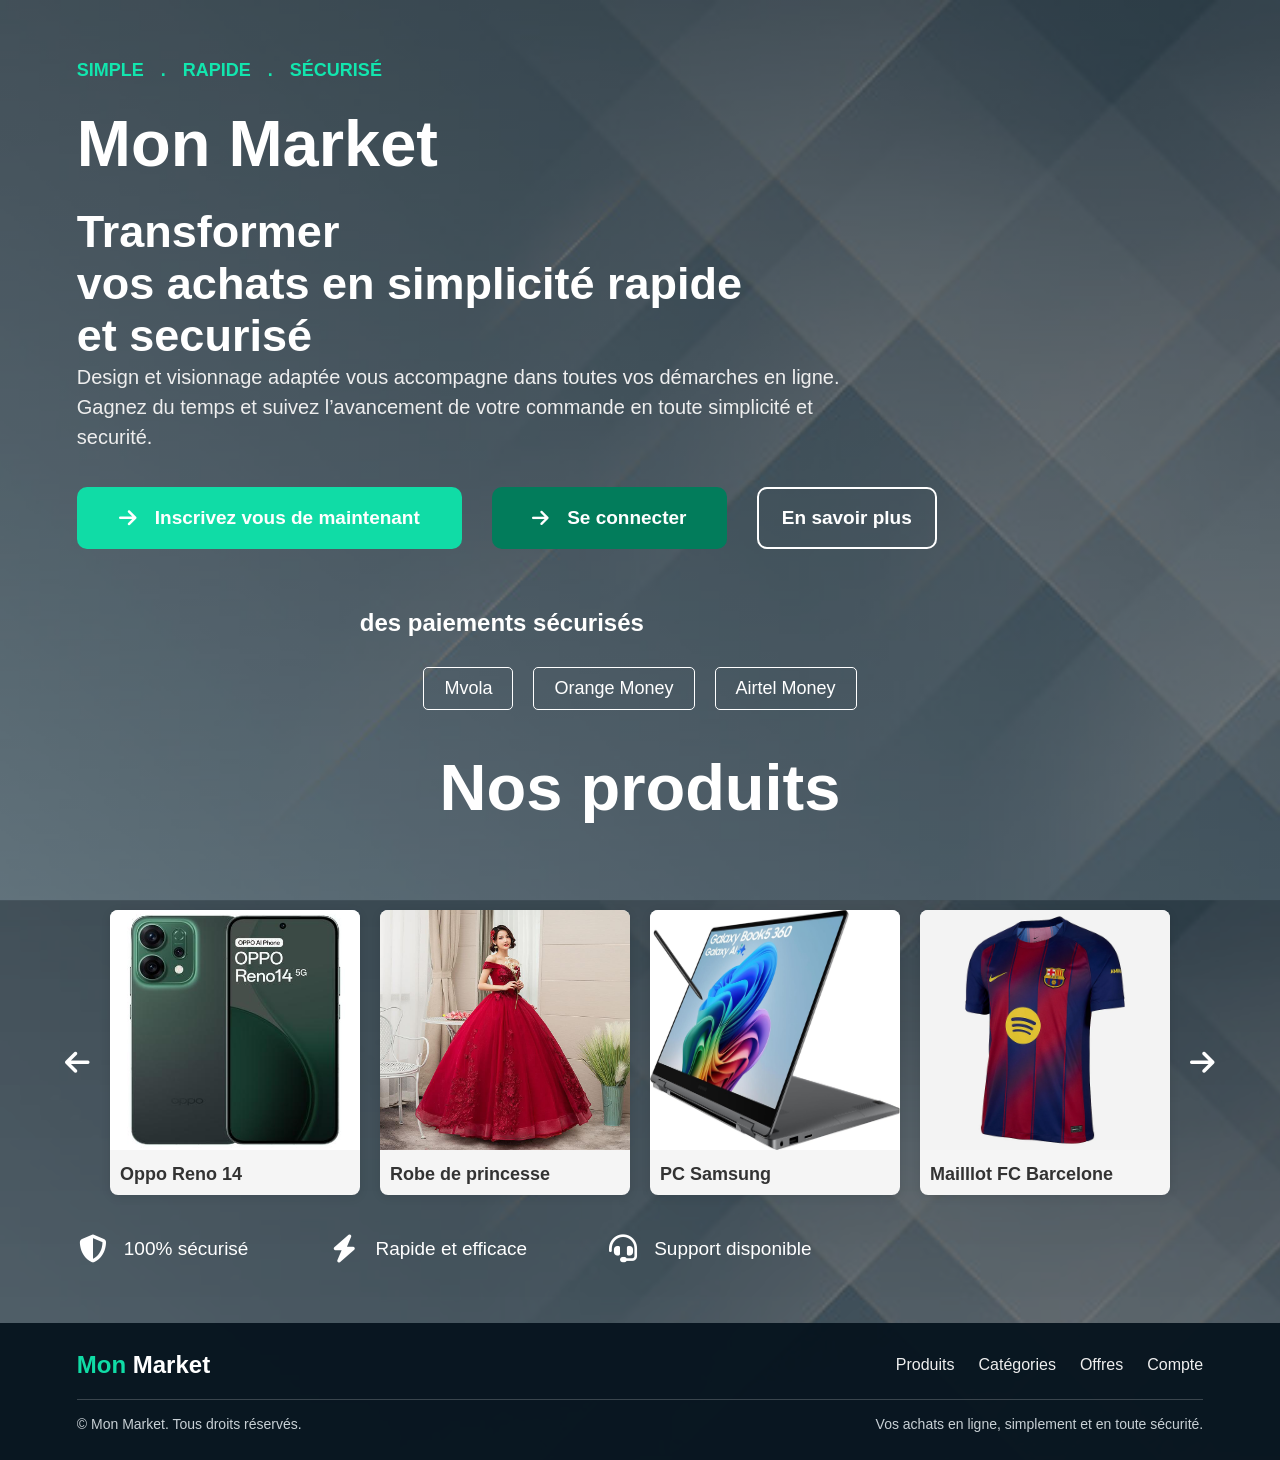
<file: index.html>
<!doctype html>
<html lang="en">
  <head>
    <meta charset="UTF-8" />
    <meta name="viewport" content="width=device-width, initial-scale=1.0" />
    <link rel="stylesheet" href="index.css" />
    <link rel="stylesheet" href="fontawesome-free-6.6.0-web/css/all.min.css" />
    <title>Mon Market</title>
  </head>
  <body>
    <div class="grand">
      <div class="contenu">
        <div class="top-text">
          SIMPLE <span>.</span> RAPIDE <span>.</span> SÉCURISÉ
        </div>

        <h1>Mon Market</h1>
        <h2>
          Transformer<br />
          vos achats en simplicité rapide<br />
          et securisé
        </h2>

        <p class="description">
          Design et visionnage adaptée vous accompagne dans toutes vos démarches
          en ligne. Gagnez du temps et suivez l’avancement de votre commande en
          toute simplicité et securité.
        </p>

        <div class="buttons">
          <a href="singup.html" class="btn btn-primary">
            <i class="fa-solid fa-arrow-right"></i>
            Inscrivez vous de maintenant
          </a>

          <a href="login.html" class="btn2">
            <i class="fa-solid fa-arrow-right"></i>
            Se connecter
          </a>

          <a href="#" class="btn3"> En savoir plus </a>
        </div>

        <div class="paiment">
          <h1>des paiements sécurisés</h1>
          <div class="paiementmethods">
            <span>Mvola</span> <span>Orange Money</span
            ><span>Airtel Money</span>
          </div>
        </div>

        <div class="mesproduits">
          <h1>Nos produits</h1>
          <div class="produits">
            <span class="arrow"><i class="fa fa-arrow-left"></i></span>
            <div class="produit">
              <img src="img/opporeno14.jpeg" alt="Opporeno14" />
              <h3>Oppo Reno 14</h3>
            </div>

            <div class="produit">
              <img src="img/robe-de-princesse.jpg" alt="Robe" />
              <h3>Robe de princesse</h3>
            </div>

            <div class="produit">
              <img src="img/samsungpc_.jpg" alt="PC" />
              <h3>PC Samsung</h3>
            </div>
            <div class="produit">
              <img src="img/barca.jpg" alt="FCB" />
              <h3>Mailllot FC Barcelone</h3>
            </div>
            <span class="arrow"><i class="fa fa-arrow-right"></i></span>
          </div>
        </div>

        <div class="avantages">
          <div class="feature">
            <i class="fa-solid fa-shield-halved"></i>
            <span>100% sécurisé</span>
          </div>

          <div class="feature">
            <i class="fa-solid fa-bolt"></i>
            <span>Rapide et efficace</span>
          </div>

          <div class="feature">
            <i class="fa-solid fa-headset"></i>
            <span>Support disponible</span>
          </div>
        </div>
      </div>
    </div>

    <footer class="site-footer">
      <div class="footer-content">
        <a class="footer-brand" href="index.html"><span>Mon</span> Market</a>
        <nav class="footer-links" aria-label="Navigation de pied de page">
          <a href="home.html">Produits</a>
          <a href="categories.html">Catégories</a>
          <a href="offres.html">Offres</a>
          <a href="compte.html">Compte</a>
        </nav>
      </div>
      <div class="footer-bottom">
        <p>&copy; Mon Market. Tous droits réservés.</p>
        <p>Vos achats en ligne, simplement et en toute sécurité.</p>
      </div>
    </footer>
  </body>
</html>
</file>
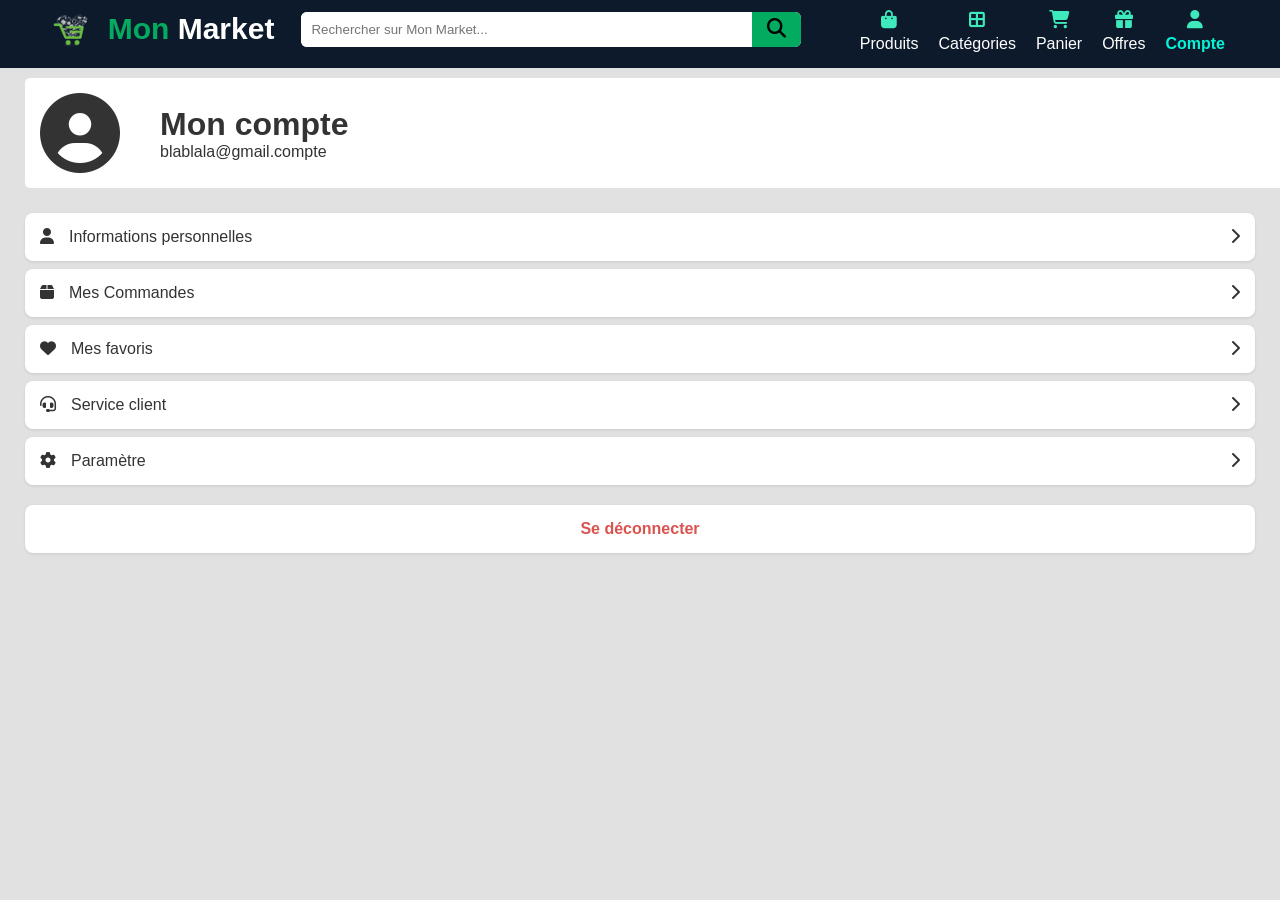
<file: compte.html>
<!doctype html>

<html lang="fr">
  <head>
    <meta charset="UTF-8" />
    <meta name="viewport" content="width=device-width, initial-scale=1.0" />
    <link rel="icon" type="image/png" href="img/logo.png" />
    <title>Mon Compte - Mon Market</title>
    <link rel="stylesheet" href="fontawesome-free-6.6.0-web/css/all.min.css" />
    <link rel="stylesheet" href="compte.css" />
  </head>
  <body>
    <header class="navbar">
      <div class="nav-top">
        <button class="menu-toggle" aria-label="Menu" aria-expanded="false">
          <i class="fa-solid fa-bars"></i>
        </button>
        <img src="img/logo.png" alt="Logo" class="logo" />
        <div id="montitre"><span>Mon</span> Market</div>
        <div class="cherche">
          <input type="text" placeholder="Rechercher sur Mon Market..." />
          <button><i class="fa fa-search"></i></button>
        </div>
      </div>

      <nav class="nav-bottom" id="navBottom">
        <a href="home.html" id="iconnav">
          <span><i class="fa fa-bag-shopping"></i></span>
          <div>Produits</div>
        </a>

        <a href="categories.html" id="iconnav">
          <span><i class="fa fa-border-all"></i></span>
          <div>Catégories</div>
        </a>

        <a href="achat.html" id="iconnav">
          <span><i class="fa fa-cart-shopping"></i></span>
          <div>Panier</div>
        </a>

        <a href="offres.html" id="iconnav">
          <span><i class="fa fa-gift"></i></span>
          <div>Offres</div>
        </a>

        <a
          href="compte.html"
          id="iconnav"
          style="color: #08f2d7; font-weight: bold"
        >
          <span><i class="fa fa-user"></i></span>
          <div>Compte</div>
        </a>
      </nav>
    </header>

    <main>
      <div class="profilcompte">
        <span><i class="fa fa-user-circle"></i></span>
        <div class="textcompte">
          <h1>Mon compte</h1>
          <p>blablala@gmail.compte</p>
        </div>
      </div>

      <div class="menu-gestion">
        <a href="personnel.html" class="option-item">
          <div class="option-text">
            <span><i class="fa fa-user"></i></span>

            <span>Informations personnelles</span>
          </div>
          <span><i class="fa fa-chevron-right"></i></span>
        </a>
        <a href="commande.html" class="option-item">
          <div class="option-text">
            <span><i class="fa fa-box"></i></span>

            <span>Mes Commandes</span>
          </div>
          <span><i class="fa fa-chevron-right"></i></span>
        </a>

        <a href="#" class="option-item">
          <div class="option-text">
            <span><i class="fa fa-heart"></i></span>

            <span>Mes favoris</span>
          </div>
          <span><i class="fa fa-chevron-right"></i></span>
        </a>

        <a href="#" class="option-item">
          <div class="option-text">
            <span><i class="fa fa-headset"></i></span>

            <span>Service client</span>
          </div>
          <span><i class="fa fa-chevron-right"></i></span>
        </a>

        <a href="parametre.html" class="option-item">
          <div class="option-text">
            <span><i class="fa fa-gear"></i></span>

            <span>Paramètre</span>
          </div>
          <span><i class="fa fa-chevron-right"></i></span>
        </a>

        <a href="login.html" class="option-item logout"> Se déconnecter </a>
      </div>
    </main>
    <script src="compte.js"></script>
  </body>
</html>
</file>
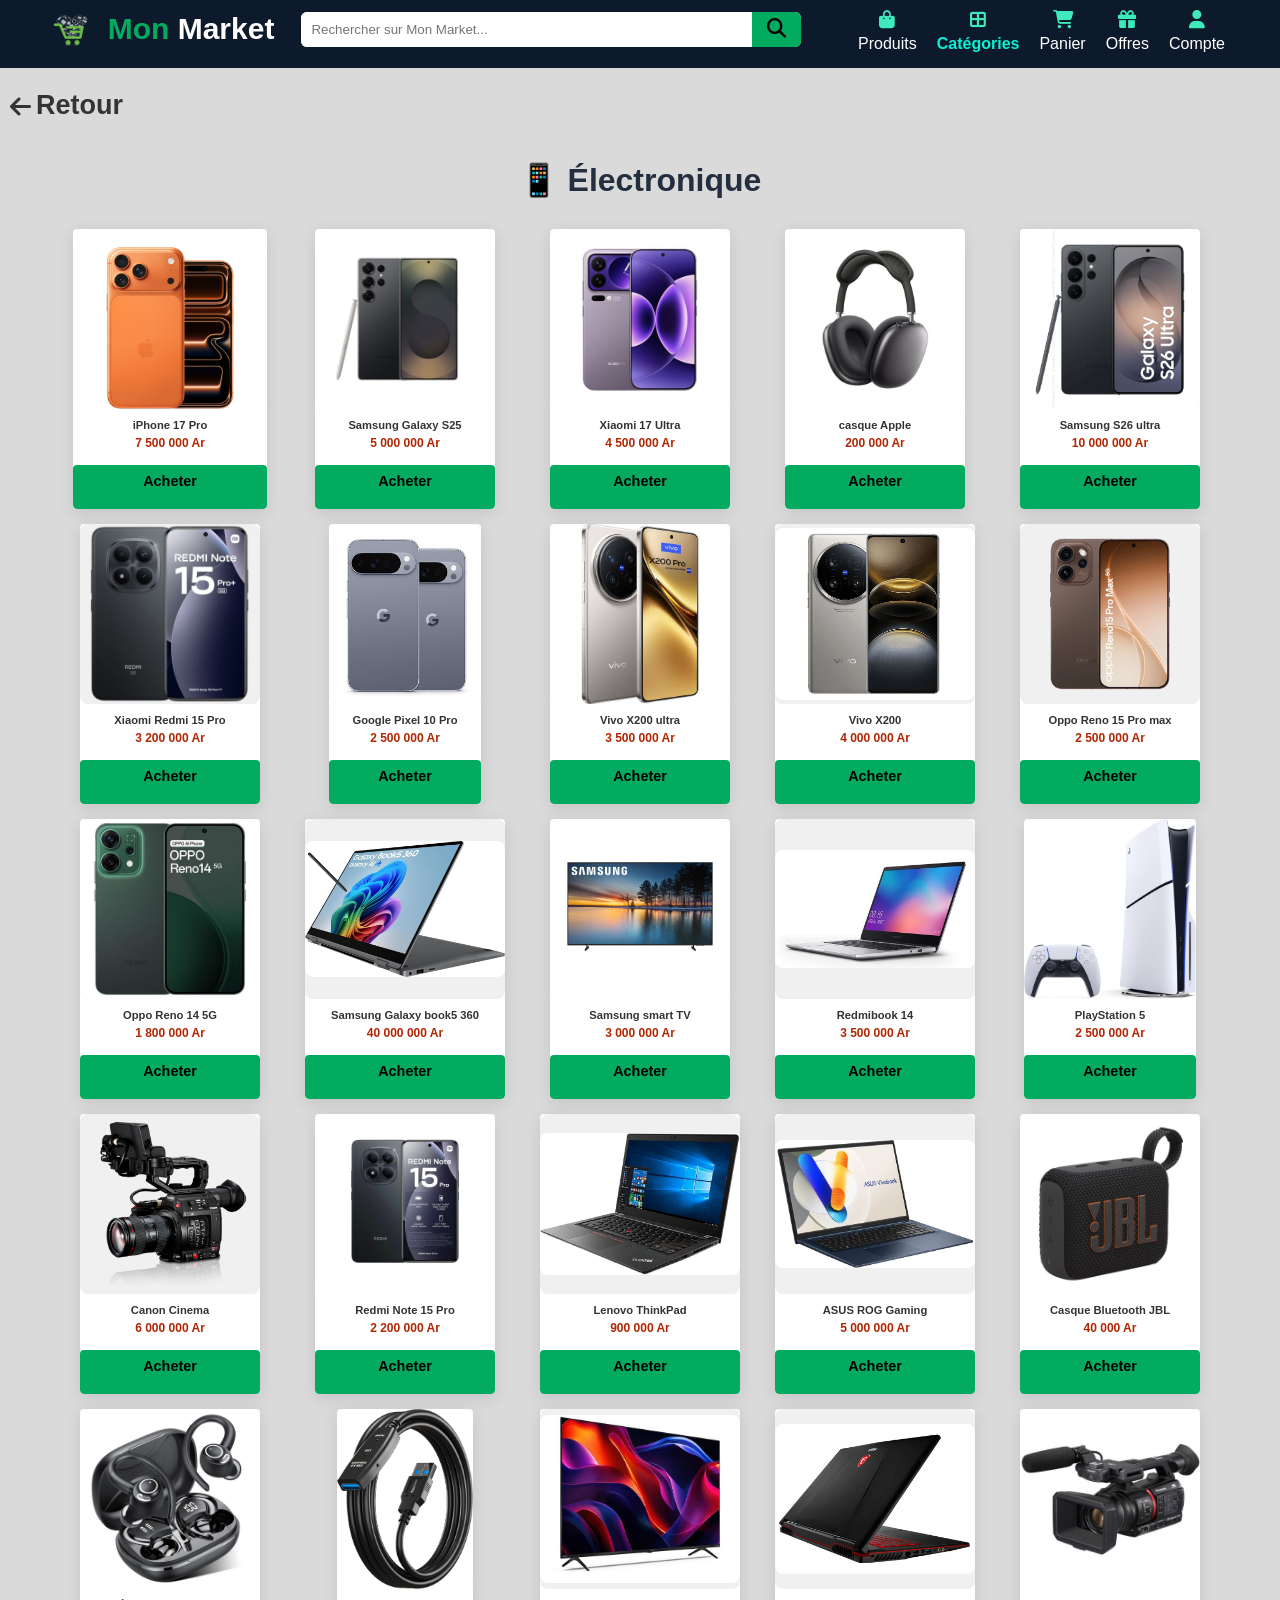
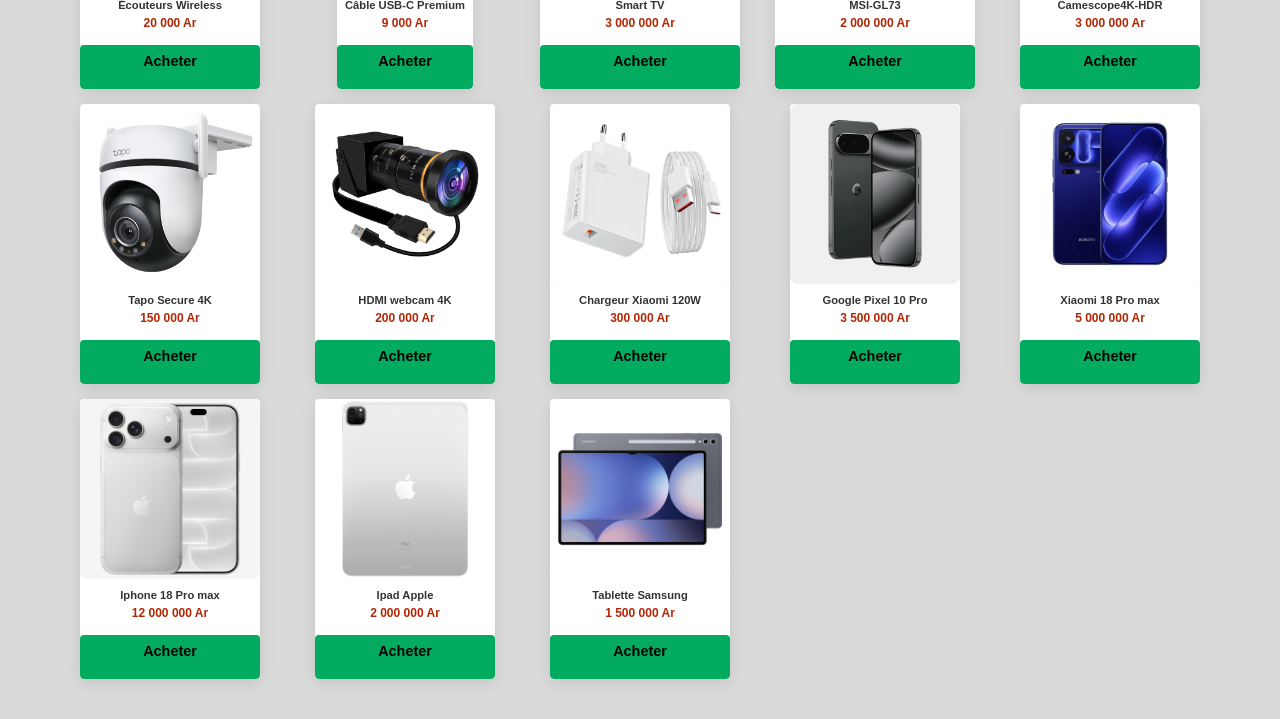
<file: electronique.html>
<!doctype html>

<html lang="fr">
  <head>
    <meta charset="UTF-8" />

    <meta name="viewport" content="width=device-width, initial-scale=1.0" />
    <title>Électronique - Mon Market</title>
    <link rel="icon" type="image/png" href="img/logo.png" />
    <link rel="stylesheet" href="electronique.css" />
    <link rel="stylesheet" href="fontawesome-free-6.6.0-web/css/all.min.css" />
  </head>
  <header class="navbar">
    <div class="nav-top">
      <button class="menu-toggle" aria-label="Menu" aria-expanded="false">
        <i class="fa-solid fa-bars"></i>
      </button>
      <img src="img/logo.png" alt="Logo" class="logo" />
      <div id="montitre"><span>Mon</span> Market</div>
      <div class="cherche">
        <input type="text" placeholder="Rechercher sur Mon Market..." />
        <button><i class="fa fa-search"></i></button>
      </div>
    </div>

    <nav class="nav-bottom" id="navBottom">
      <a href="home.html" id="iconnav">
        <span><i class="fa fa-bag-shopping"></i></span>
        <div>Produits</div>
      </a>

      <a
        href="categories.html"
        id="iconnav"
        style="color: #08f2d7; font-weight: bold"
      >
        <span><i class="fa fa-border-all"></i></span>
        <div>Catégories</div>
      </a>

      <a href="achat.html" id="iconnav">
        <span><i class="fa fa-cart-shopping"></i></span>
        <div>Panier</div>
      </a>

      <a href="offres.html" id="iconnav">
        <span><i class="fa fa-gift"></i></span>
        <div>Offres</div>
      </a>

      <a href="compte.html" id="iconnav">
        <span><i class="fa fa-user"></i></span>
        <div>Compte</div>
      </a>
    </nav>
  </header>
  <header class="retour-header">
    <a href="categories.html" class="back-btn"
      ><i class="fa fa-arrow-left"></i>
      <h2>Retour</h2></a
    >
  </header>
  <body>
    <div class="container">
      <h1>📱 Électronique</h1>

      <div class="products-grid">
        <div class="product-card">
          <div class="product-image">
            <img src="img/iphone.jpg" alt="iPhone 17 Pro" />
          </div>
          <div class="product-name">iPhone 17 Pro</div>
          <div class="product-price">7 500 000 Ar</div>
          <a
            href="#"
            class="btn-buy btn-acheter"
            data-nom="iPhone 17 Pro"
            data-prix="7500000"
            data-image="img/iphone.jpg"
            >Acheter</a
          >
        </div>

        <div class="product-card">
          <div class="product-image">
            <img src="img/samsung.jpg" alt="Samsung Galaxy S25" />
          </div>
          <div class="product-name">Samsung Galaxy S25</div>
          <div class="product-price">5 000 000 Ar</div>
          <a
            href="#"
            class="btn-buy btn-acheter"
            data-nom="Samsung Galaxy S25"
            data-prix="5000000"
            data-image="img/samsung.jpg"
            >Acheter</a
          >
        </div>

        <div class="product-card">
          <div class="product-image">
            <img src="img/xiaomi.jpg" alt="Xiaomi 17 Ultra" />
          </div>
          <div class="product-name">Xiaomi 17 Ultra</div>
          <div class="product-price">4 500 000 Ar</div>
          <a
            href="#"
            class="btn-buy btn-acheter"
            data-nom="Xiaomi 17 Ultra"
            data-prix="4500000"
            data-image="img/xiaomi.jpg"
            >Acheter</a
          >
        </div>

        <div class="product-card">
          <div class="product-image">
            <img src="img/Apple-AirPods-.jpg" alt="casque Apple" />
          </div>
          <div class="product-name">casque Apple</div>
          <div class="product-price">200 000 Ar</div>
          <a
            href="#"
            class="btn-buy btn-acheter"
            data-nom="casque Apple"
            data-prix="200000"
            data-image="img/Apple-AirPods-.jpg"
            >Acheter</a
          >
        </div>

        <div class="product-card">
          <div class="product-image">
            <img
              src="img/samsung-galaxys26ultra5g.jpg"
              alt="Samsung S26 ultra"
            />
          </div>
          <div class="product-name">Samsung S26 ultra</div>
          <div class="product-price">10 000 000 Ar</div>
          <a
            href="#"
            class="btn-buy btn-acheter"
            data-nom="Samsung S26 ultra"
            data-prix="10000000"
            data-image="img/samsung-galaxys26ultra5g.jpg"
            >Acheter</a
          >
        </div>

        <div class="product-card">
          <div class="product-image">
            <img
              src="img/xiaomi_redmi_note_15f.PNG"
              alt="Xiaomi Redmi 15 Pro"
            />
          </div>
          <div class="product-name">Xiaomi Redmi 15 Pro</div>
          <div class="product-price">3 200 000 Ar</div>
          <a
            href="#"
            class="btn-buy btn-acheter"
            data-nom="Xiaomi Redmi 15 Pro"
            data-prix="3200000"
            data-image="img/xiaomi_redmi_note_15f.PNG"
            >Acheter</a
          >
        </div>

        <div class="product-card">
          <div class="product-image">
            <img src="img/pixel.jpg" alt="Google Pixel 10 Pro" />
          </div>
          <div class="product-name">Google Pixel 10 Pro</div>
          <div class="product-price">2 500 000 Ar</div>
          <a
            href="#"
            class="btn-buy btn-acheter"
            data-nom="Google Pixel 10 Pro"
            data-prix="2500000"
            data-image="img/pixel.jpg"
            >Acheter</a
          >
        </div>

        <div class="product-card">
          <div class="product-image">
            <img src="img/Vivo-X200-Pro.jpg" alt="Vivo X200 ultra" />
          </div>
          <div class="product-name">Vivo X200 ultra</div>
          <div class="product-price">3 500 000 Ar</div>
          <a
            href="#"
            class="btn-buy btn-acheter"
            data-nom="Vivo X200 ultra"
            data-prix="3500000"
            data-image="img/Vivo-X200-Pro.jpg"
            >Acheter</a
          >
        </div>

        <div class="product-card">
          <div class="product-image">
            <img src="img/vivo_x100_ultra.png" alt="Vivo X200" />
          </div>
          <div class="product-name">Vivo X200</div>
          <div class="product-price">4 000 000 Ar</div>
          <a
            href="#"
            class="btn-buy btn-acheter"
            data-nom="Vivo X200"
            data-prix="4000000"
            data-image="img/vivo_x100_ultra.png"
            >Acheter</a
          >
        </div>

        <div class="product-card">
          <div class="product-image">
            <img
              src="img/OPPOStoreReno15ProMax5G.png"
              alt="Oppo Reno 15 Pro max"
            />
          </div>
          <div class="product-name">Oppo Reno 15 Pro max</div>
          <div class="product-price">2 500 000 Ar</div>
          <a
            href="#"
            class="btn-buy btn-acheter"
            data-nom="Oppo Reno 15 Pro max"
            data-prix="2500000"
            data-image="img/OPPOStoreReno15ProMax5G.png"
            >Acheter</a
          >
        </div>

        <div class="product-card">
          <div class="product-image">
            <img src="img/opporeno14.jpeg" alt="Oppo Reno 14 5G" />
          </div>
          <div class="product-name">Oppo Reno 14 5G</div>
          <div class="product-price">1 800 000 Ar</div>
          <a
            href="#"
            class="btn-buy btn-acheter"
            data-nom="Oppo Reno 14 5G"
            data-prix="1800000"
            data-image="img/opporeno14.jpeg"
            >Acheter</a
          >
        </div>

        <div class="product-card">
          <div class="product-image">
            <img src="img/samsungpc_.jpg" alt="Samsung Galaxy book5 360" />
          </div>
          <div class="product-name">Samsung Galaxy book5 360</div>
          <div class="product-price">40 000 000 Ar</div>
          <a
            href="#"
            class="btn-buy btn-acheter"
            data-nom="Samsung Galaxy book5 360"
            data-prix="40000000"
            data-image="img/samsungpc_.jpg"
            >Acheter</a
          >
        </div>

        <div class="product-card">
          <div class="product-image">
            <img src="img/samsuntv.png" alt="Samsung smart TV" />
          </div>
          <div class="product-name">Samsung smart TV</div>
          <div class="product-price">3 000 000 Ar</div>
          <a
            href="#"
            class="btn-buy btn-acheter"
            data-nom="Samsung smart TV"
            data-prix="3000000"
            data-image="img/samsuntv.png"
            >Acheter</a
          >
        </div>

        <div class="product-card">
          <div class="product-image">
            <img src="img/redmibook_14.jpg" alt="Redmibook 14" />
          </div>
          <div class="product-name">Redmibook 14</div>
          <div class="product-price">3 500 000 Ar</div>
          <a
            href="#"
            class="btn-buy btn-acheter"
            data-nom="Redmibook 14"
            data-prix="3500000"
            data-image="img/redmibook_14.jpg"
            >Acheter</a
          >
        </div>

        <div class="product-card">
          <div class="product-image">
            <img src="img/ps5.jpg" alt="PlayStation 5" />
          </div>
          <div class="product-name">PlayStation 5</div>
          <div class="product-price">2 500 000 Ar</div>
          <a
            href="#"
            class="btn-buy btn-acheter"
            data-nom="PlayStation 5"
            data-prix="2500000"
            data-image="img/ps5.jpg"
            >Acheter</a
          >
        </div>

        <div class="product-card">
          <div class="product-image">
            <img src="img/canon.png" alt="Canon Cinema" />
          </div>
          <div class="product-name">Canon Cinema</div>
          <div class="product-price">6 000 000 Ar</div>
          <a
            href="#"
            class="btn-buy btn-acheter"
            data-nom="Canon Cinema"
            data-prix="6000000"
            data-image="img/canon.png"
            >Acheter</a
          >
        </div>

        <div class="product-card">
          <div class="product-image">
            <img src="img/redmi15pro.jpg" alt="Redmi Note 15 Pro" />
          </div>
          <div class="product-name">Redmi Note 15 Pro</div>
          <div class="product-price">2 200 000 Ar</div>
          <a
            href="#"
            class="btn-buy btn-acheter"
            data-nom="Redmi Note 15 Pro"
            data-prix="2200000"
            data-image="img/redmi15pro.jpg"
            >Acheter</a
          >
        </div>

        <div class="product-card">
          <div class="product-image">
            <img src="img/lenovo.jpg" alt="Lenovo ThinkPad" />
          </div>
          <div class="product-name">Lenovo ThinkPad</div>
          <div class="product-price">900 000 Ar</div>
          <a
            href="#"
            class="btn-buy btn-acheter"
            data-nom="Lenovo ThinkPad"
            data-prix="900000"
            data-image="img/lenovo.jpg"
            >Acheter</a
          >
        </div>

        <div class="product-card">
          <div class="product-image">
            <img src="img/asus.jpg" alt="ASUS ROG Gaming" />
          </div>
          <div class="product-name">ASUS ROG Gaming</div>
          <div class="product-price">5 000 000 Ar</div>
          <a
            href="#"
            class="btn-buy btn-acheter"
            data-nom="ASUS ROG Gaming"
            data-prix="5000000"
            data-image="img/asus.jpg"
            >Acheter</a
          >
        </div>

        <div class="product-card">
          <div class="product-image">
            <img src="img/jbl.jpg" alt="Casque Bluetooth JBL" />
          </div>
          <div class="product-name">Casque Bluetooth JBL</div>
          <div class="product-price">40 000 Ar</div>
          <a
            href="#"
            class="btn-buy btn-acheter"
            data-nom="Casque Bluetooth JBL"
            data-prix="40000"
            data-image="img/jbl.jpg"
            >Acheter</a
          >
        </div>

        <div class="product-card">
          <div class="product-image">
            <img src="img/ecouteur.jpg" alt="Écouteurs Wireless" />
          </div>
          <div class="product-name">Écouteurs Wireless</div>
          <div class="product-price">20 000 Ar</div>
          <a
            href="#"
            class="btn-buy btn-acheter"
            data-nom="Écouteurs Wireless"
            data-prix="20000"
            data-image="img/ecouteur.jpg"
            >Acheter</a
          >
        </div>

        <div class="product-card">
          <div class="product-image">
            <img src="img/cable.jpg" alt="Câble USB-C Premium" />
          </div>
          <div class="product-name">Câble USB-C Premium</div>
          <div class="product-price">9 000 Ar</div>
          <a
            href="#"
            class="btn-buy btn-acheter"
            data-nom="Câble USB-C Premium"
            data-prix="9000"
            data-image="img/cable.jpg"
            >Acheter</a
          >
        </div>

        <div class="product-card">
          <div class="product-image">
            <img src="img/smart.jpeg" alt="Smart TV" />
          </div>
          <div class="product-name">Smart TV</div>
          <div class="product-price">3 000 000 Ar</div>
          <a
            href="#"
            class="btn-buy btn-acheter"
            data-nom="Smart TV"
            data-prix="3000000"
            data-image="img/smart.jpeg"
            >Acheter</a
          >
        </div>

        <div class="product-card">
          <div class="product-image">
            <img src="img/MSI-GL73.jpg" alt="MSI-GL73" />
          </div>
          <div class="product-name">MSI-GL73</div>
          <div class="product-price">2 000 000 Ar</div>
          <a
            href="#"
            class="btn-buy btn-acheter"
            data-nom="MSI-GL73"
            data-prix="2000000"
            data-image="img/MSI-GL73.jpg"
            >Acheter</a
          >
        </div>

        <div class="product-card">
          <div class="product-image">
            <img src="img/Camescope4K-HDR.jpg" alt="Camescope4K-HDR" />
          </div>
          <div class="product-name">Camescope4K-HDR</div>
          <div class="product-price">3 000 000 Ar</div>
          <a
            href="#"
            class="btn-buy btn-acheter"
            data-nom="Camescope4K-HDR"
            data-prix="3000000"
            data-image="img/Camescope4K-HDR.jpg"
            >Acheter</a
          >
        </div>

        <div class="product-card">
          <div class="product-image">
            <img src="img/secure.png" alt="Tapo Secure 4K" />
          </div>
          <div class="product-name">Tapo Secure 4K</div>
          <div class="product-price">150 000 Ar</div>
          <a
            href="#"
            class="btn-buy btn-acheter"
            data-nom="Tapo Secure 4K"
            data-prix="150000"
            data-image="img/secure.png"
            >Acheter</a
          >
        </div>

        <div class="product-card">
          <div class="product-image">
            <img src="img/webcam.jpg" alt="HDMI webcam 4K" />
          </div>
          <div class="product-name">HDMI webcam 4K</div>
          <div class="product-price">200 000 Ar</div>
          <a
            href="#"
            class="btn-buy btn-acheter"
            data-nom="HDMI webcam 4K"
            data-prix="200000"
            data-image="img/webcam.jpg"
            >Acheter</a
          >
        </div>

        <div class="product-card">
          <div class="product-image">
            <img src="img/chage.png" alt="Chargeur Xiaomi 120W" />
          </div>
          <div class="product-name">Chargeur Xiaomi 120W</div>
          <div class="product-price">300 000 Ar</div>
          <a
            href="#"
            class="btn-buy btn-acheter"
            data-nom="Chargeur Xiaomi 120W"
            data-prix="300000"
            data-image="img/chage.png"
            >Acheter</a
          >
        </div>

        <div class="product-card">
          <div class="product-image">
            <img src="img/Pixel10 Pro.png" alt="Google Pixel 10 Pro" />
          </div>
          <div class="product-name">Google Pixel 10 Pro</div>
          <div class="product-price">3 500 000 Ar</div>
          <a
            href="#"
            class="btn-buy btn-acheter"
            data-nom="Google Pixel 10 Pro"
            data-prix="3500000"
            data-image="img/Pixel10 Pro.png"
            >Acheter</a
          >
        </div>

        <div class="product-card">
          <div class="product-image">
            <img src="img/xiaomi18promax.jpg" alt="Xiaomi 18 Pro max" />
          </div>
          <div class="product-name">Xiaomi 18 Pro max</div>
          <div class="product-price">5 000 000 Ar</div>
          <a
            href="#"
            class="btn-buy btn-acheter"
            data-nom="Xiaomi 18 Pro max"
            data-prix="5000000"
            data-image="img/xiaomi18promax.jpg"
            >Acheter</a
          >
        </div>

        <div class="product-card">
          <div class="product-image">
            <img src="img/iphon18.jpg" alt="Iphone 18 Pro max" />
          </div>
          <div class="product-name">Iphone 18 Pro max</div>
          <div class="product-price">12 000 000 Ar</div>
          <a
            href="#"
            class="btn-buy btn-acheter"
            data-nom="Iphone 18 Pro max"
            data-prix="12000000"
            data-image="img/iphon18.jpg"
            >Acheter</a
          >
        </div>

        <div class="product-card">
          <div class="product-image">
            <img src="img/ipad.jpg" alt="Ipad Apple" />
          </div>
          <div class="product-name">Ipad Apple</div>
          <div class="product-price">2 000 000 Ar</div>
          <a
            href="#"
            class="btn-buy btn-acheter"
            data-nom="Ipad Apple"
            data-prix="2000000"
            data-image="img/ipad.jpg"
            >Acheter</a
          >
        </div>

        <div class="product-card">
          <div class="product-image">
            <img src="img/samt.jpg" alt="Tablette Samsung" />
          </div>
          <div class="product-name">Tablette Samsung</div>
          <div class="product-price">1 500 000 Ar</div>
          <a
            href="#"
            class="btn-buy btn-acheter"
            data-nom="Tablette Samsung"
            data-prix="1500000"
            data-image="img/samt.jpg"
            >Acheter</a
          >
        </div>
      </div>
    </div>

    <script src="electronique.js"></script>
  </body>
</html>
</file>
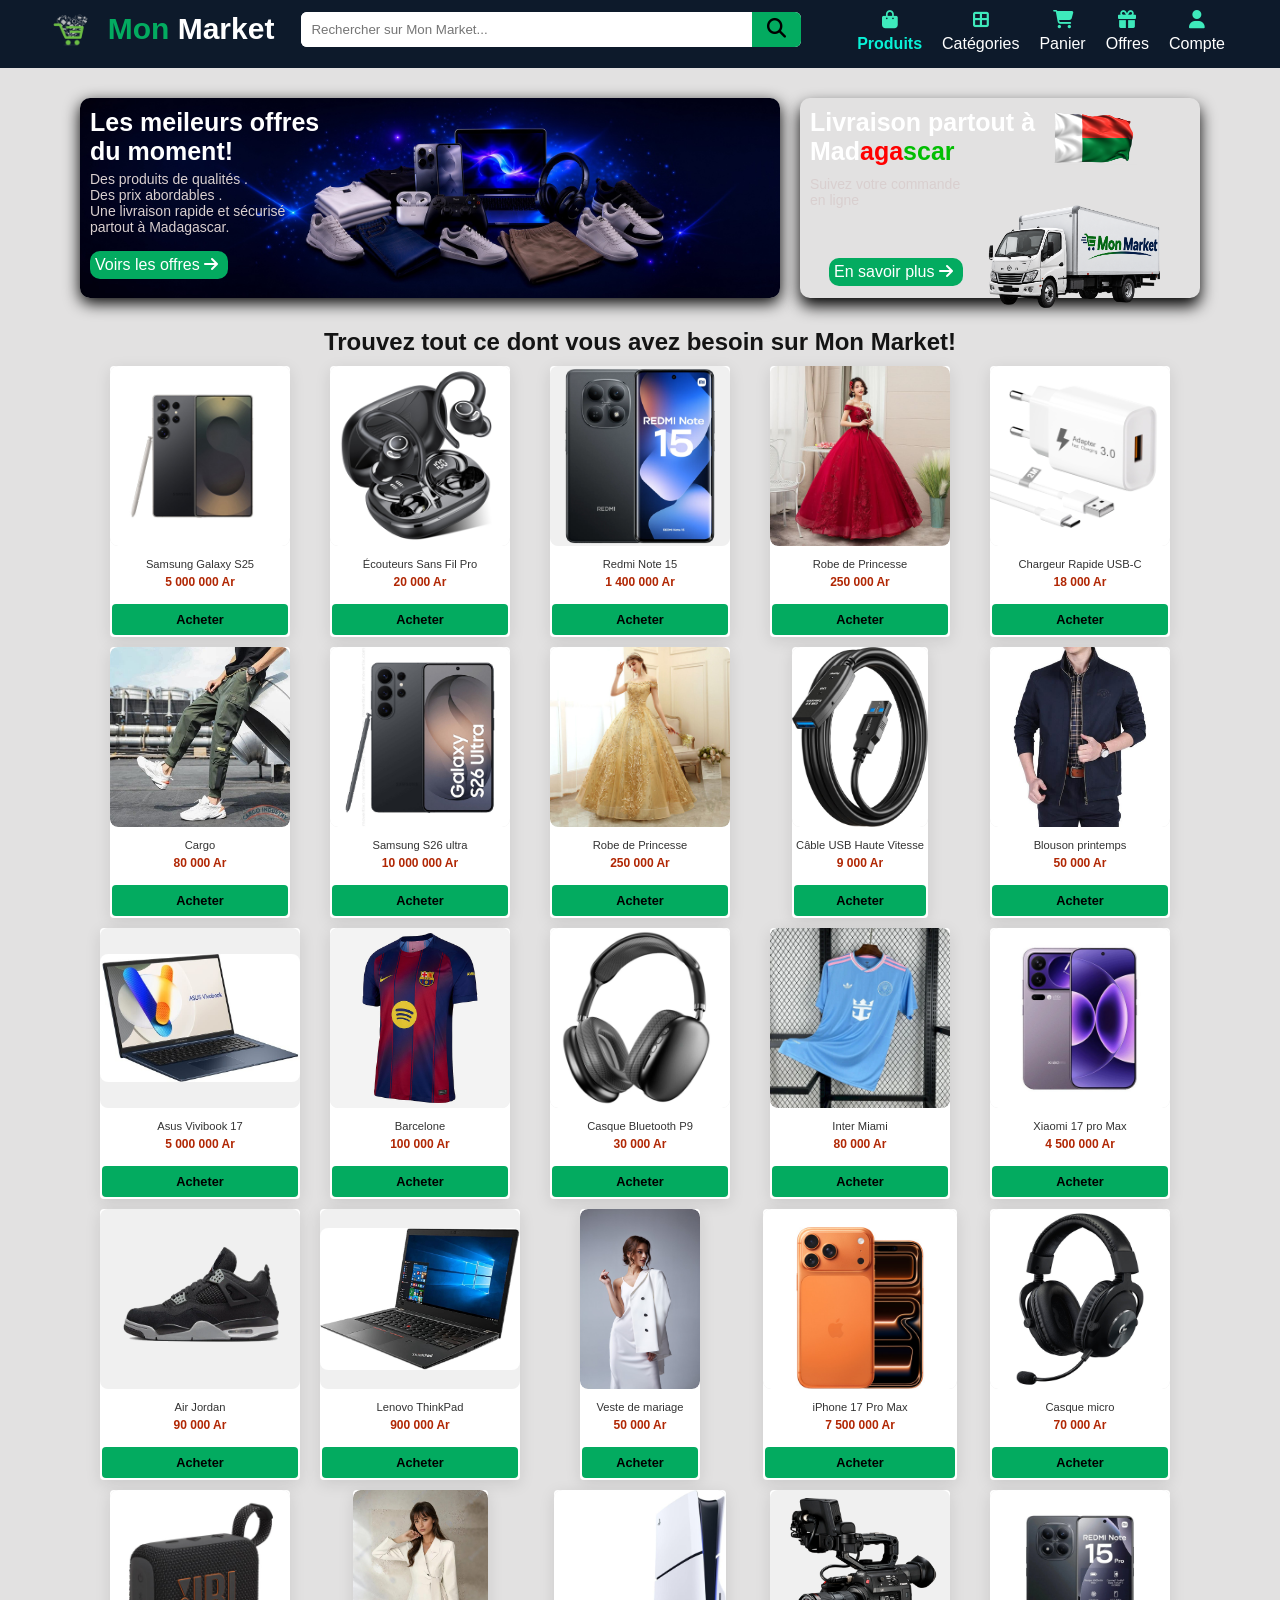
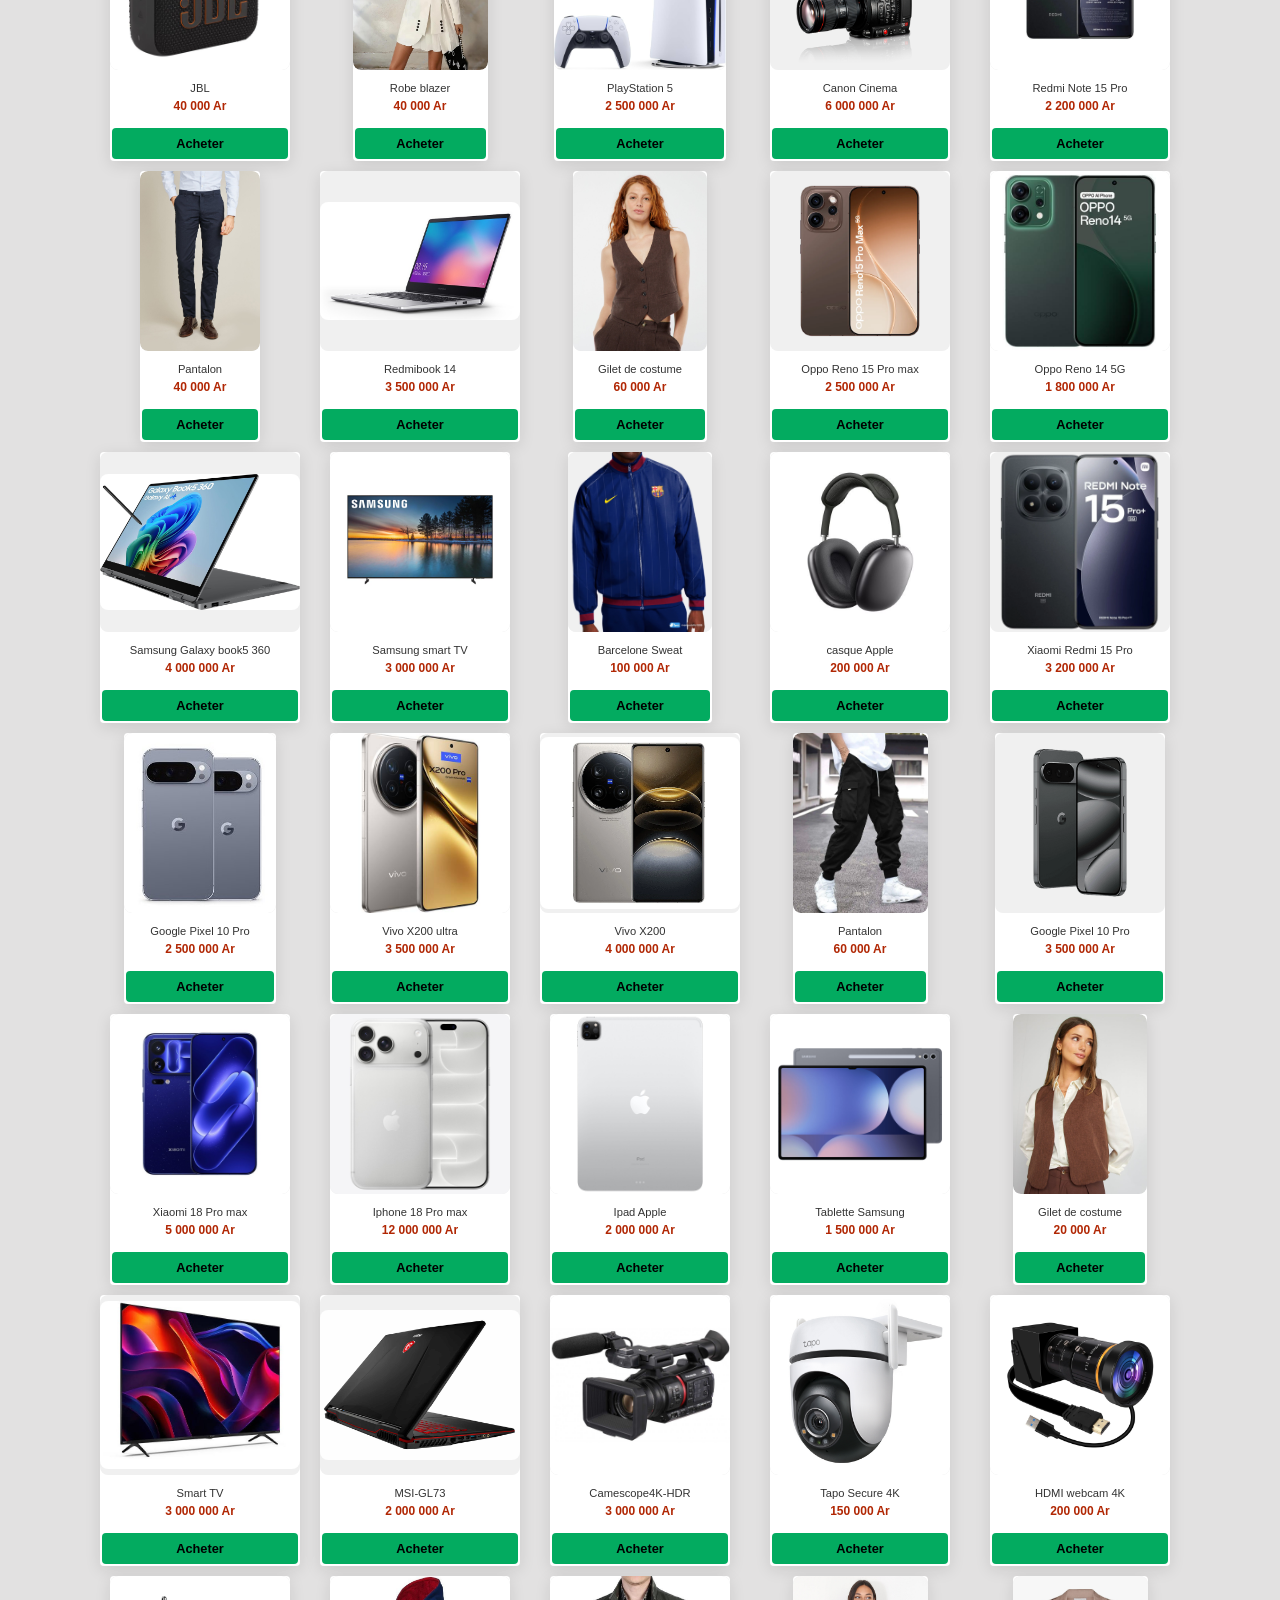
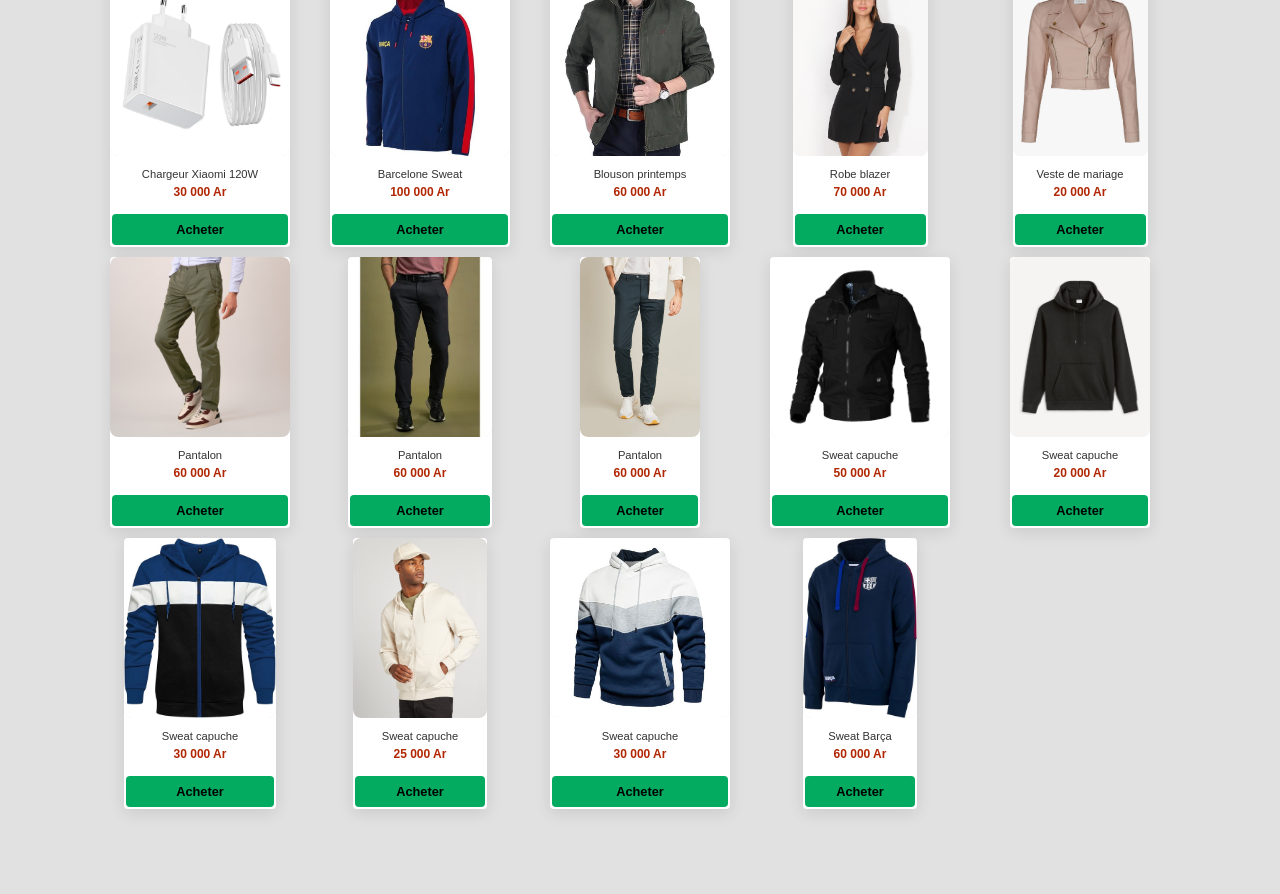
<file: home.html>
<!doctype html>
<html lang="fr">
  <head>
    <meta charset="UTF-8" />
    <meta name="viewport" content="width=device-width, initial-scale=1.0" />
    <title>Accueil - Mon Market</title>
    <link rel="icon" type="image/png" href="img/logo.png" />
    <link rel="stylesheet" href="fontawesome-free-6.6.0-web/css/all.min.css" />
    <link rel="stylesheet" href="home.css" />
  </head>
  <body>
    <header class="navbar">
      <div class="nav-top">
        <button class="menu-toggle">
          <i class="fa-solid fa-bars"></i>
        </button>
        <img src="img/logo.png" alt="Logo" class="logo" />
        <div id="montitre"><span>Mon</span> Market</div>
        <div class="cherche">
          <input type="text" placeholder="Rechercher sur Mon Market..." />
          <button><i class="fa fa-search"></i></button>
        </div>
      </div>

      <nav class="nav-bottom" id="navBottom">
        <a
          href="home.html"
          id="iconnav"
          style="color: #08f2d7; font-weight: bold"
        >
          <span><i class="fa fa-bag-shopping"></i></span>
          <div>Produits</div>
        </a>

        <a href="categories.html" id="iconnav">
          <span><i class="fa fa-border-all"></i></span>
          <div>Catégories</div>
        </a>

        <a href="achat.html" id="iconnav">
          <span><i class="fa fa-cart-shopping"></i></span>
          <div>Panier</div>
        </a>

        <a href="offres.html" id="iconnav">
          <span><i class="fa fa-gift"></i></span>
          <div>Offres</div>
        </a>

        <a href="compte.html" id="iconnav">
          <span><i class="fa fa-user"></i></span>
          <div>Compte</div>
        </a>
      </nav>
    </header>

    <main style="padding: 30px; text-align: center">
      <div class="debut">
        <div class="promo">
          <h1>
            Les meileurs offres <br />
            du moment!
          </h1>
          <p>
            Des produits de qualités . <br />
            Des prix abordables . <br />
            Une livraison rapide et sécurisé <br />partout à Madagascar. <br />
            <br />
            <button id="voirplus">
              <a href="offres.html"
                >Voirs les offres <span><i class="fa fa-arrow-right"></i></span
              ></a>
            </button>
          </p>
        </div>
        <div class="livre">
          <div class="mad">
            <div class="place">
              <h1>
                Livraison partout à <br /><span id="m">Mad</span
                ><span id="a">aga</span><span id="s">scar</span>
              </h1>
              <p>
                Suivez votre commande <br />
                en ligne
              </p>
            </div>
            <div class="iconmada"><img src="img/mada.png" alt="" /></div>
          </div>
          <button id="voirplus" style="position: absolute; margin-top: 40px">
            <a href=""
              >En savoir plus <span><i class="fa fa-arrow-right"></i></span
            ></a>
          </button>
          <img src="img/camion.png" alt="" style="margin-left: 142px" />
        </div>
      </div>
      <h2 style="margin-top: 30px" class="hh">
        Trouvez tout ce dont vous avez besoin sur Mon Market!
      </h2>

      <div class="product-grid">
        <div class="product-card">
          <div class="product-image">
            <img src="img/samsung.jpg" alt="Samsung Galaxy S25" />
          </div>
          <div class="product-info">
            <p class="product-title">Samsung Galaxy S25</p>
            <p class="product-price">5 000 000 Ar</p>
            <a
              href="#"
              class="btn-acheter"
              data-nom="Samsung Galaxy S25"
              data-prix="5000000"
              data-image="img/samsung.jpg"
              >Acheter</a
            >
          </div>
        </div>

        <div class="product-card">
          <div class="product-image">
            <img src="img/ecouteur.jpg" alt="Écouteurs Sans Fil Pro" />
          </div>
          <div class="product-info">
            <p class="product-title">Écouteurs Sans Fil Pro</p>
            <p class="product-price">20 000 Ar</p>
            <a
              href="#"
              class="btn-acheter"
              data-nom="Écouteurs Sans Fil Pro"
              data-prix="20000"
              data-image="img/ecouteur.jpg"
              >Acheter</a
            >
          </div>
        </div>

        <div class="product-card">
          <div class="product-image">
            <img src="img/redmi15.png" alt="Redmi" />
          </div>
          <div class="product-info">
            <p class="product-title">Redmi Note 15</p>
            <p class="product-price">1 400 000 Ar</p>
            <a
              href="#"
              class="btn-acheter"
              data-nom="Redmi Note 15"
              data-prix="1400000"
              data-image="img/redmi15.png"
              >Acheter</a
            >
          </div>
        </div>

        <div class="product-card">
          <div class="product-image">
            <img src="img/robe-de-princesse.jpg" alt="pixel" />
          </div>
          <div class="product-info">
            <p class="product-title">Robe de Princesse</p>
            <p class="product-price">250 000 Ar</p>
            <a
              href="#"
              class="btn-acheter"
              data-nom="Robe de Princesse"
              data-prix="250000"
              data-image="img/robe-de-princesse.jpg"
              >Acheter</a
            >
          </div>
        </div>

        <div class="product-card">
          <div class="product-image">
            <img src="img/chargeur.jpg" alt="Chargeur Rapide USB-C" />
          </div>
          <div class="product-info">
            <p class="product-title">Chargeur Rapide USB-C</p>
            <p class="product-price">18 000 Ar</p>
            <a
              href="#"
              class="btn-acheter"
              data-nom="Chargeur Rapide USB-C"
              data-prix="18000"
              data-image="img/chargeur.jpg"
              >Acheter</a
            >
          </div>
        </div>

        <div class="product-card">
          <div class="product-image">
            <img src="img/cargo.jpg" alt="Cargo" />
          </div>
          <div class="product-info">
            <p class="product-title">Cargo</p>
            <p class="product-price">80 000 Ar</p>
            <a
              href="#"
              class="btn-acheter"
              data-nom="Cargo"
              data-prix="80000"
              data-image="img/cargo.jpg"
              >Acheter</a
            >
          </div>
        </div>

        <div class="product-card">
          <div class="product-image">
            <img src="img/samsung-galaxys26ultra5g.jpg" alt="samsung" />
          </div>
          <div class="product-info">
            <p class="product-title">Samsung S26 ultra</p>
            <p class="product-price">10 000 000 Ar</p>
            <a
              href="#"
              class="btn-acheter"
              data-nom="Samsung S26 ultra"
              data-prix="10000000"
              data-image="img/samsung-galaxys26ultra5g.jpg"
              >Acheter</a
            >
          </div>
        </div>

        <div class="product-card">
          <div class="product-image">
            <img src="img/robe-princesse.jpg" alt="pixel" />
          </div>
          <div class="product-info">
            <p class="product-title">Robe de Princesse</p>
            <p class="product-price">250 000 Ar</p>
            <a
              href="#"
              class="btn-acheter"
              data-nom="Robe de Princesse"
              data-prix="250000"
              data-image="img/robe-princesse.jpg"
              >Acheter</a
            >
          </div>
        </div>

        <div class="product-card">
          <div class="product-image">
            <img src="img/cable.jpg" alt="Câble USB Haute Vitesse" />
          </div>
          <div class="product-info">
            <p class="product-title">Câble USB Haute Vitesse</p>
            <p class="product-price">9 000 Ar</p>
            <a
              href="#"
              class="btn-acheter"
              data-nom="Câble USB Haute Vitesse"
              data-prix="9000"
              data-image="img/cable.jpg"
              >Acheter</a
            >
          </div>
        </div>
        <div class="product-card">
          <div class="product-image">
            <img src="img/blouson-printemps1.jpg" alt="pixel" />
          </div>
          <div class="product-info">
            <p class="product-title">Blouson printemps</p>
            <p class="product-price">50 000 Ar</p>
            <a
              href="#"
              class="btn-acheter"
              data-nom="Blouson printemps"
              data-prix="50000"
              data-image="img/blouson-printemps1.jpg"
              >Acheter</a
            >
          </div>
        </div>

        <div class="product-card">
          <div class="product-image">
            <img src="img/asus.jpg" alt="Asus Vivibook 17" />
          </div>
          <div class="product-info">
            <p class="product-title">Asus Vivibook 17</p>
            <p class="product-price">5 000 000 Ar</p>
            <a
              href="#"
              class="btn-acheter"
              data-nom="Asus Vivibook 17"
              data-prix="5000000"
              data-image="img/asus.jpg"
              >Acheter</a
            >
          </div>
        </div>

        <div class="product-card">
          <div class="product-image">
            <img src="img/barca.jpg" alt="Barcelone" />
          </div>
          <div class="product-info">
            <p class="product-title">Barcelone</p>
            <p class="product-price">100 000 Ar</p>
            <a
              href="#"
              class="btn-acheter"
              data-nom="Barcelone"
              data-prix="100000"
              data-image="img/barca.jpg"
              >Acheter</a
            >
          </div>
        </div>

        <div class="product-card">
          <div class="product-image">
            <img src="img/casque-bluetooth.jpg" alt="Casque Bluetooth P9" />
          </div>
          <div class="product-info">
            <p class="product-title">Casque Bluetooth P9</p>
            <p class="product-price">30 000 Ar</p>
            <a
              href="#"
              class="btn-acheter"
              data-nom="Casque Bluetooth P9"
              data-prix="30000"
              data-image="img/casque-bluetooth.jpg"
              >Acheter</a
            >
          </div>
        </div>

        <div class="product-card">
          <div class="product-image">
            <img src="img/int.jpg" alt="Inter Miami" />
          </div>
          <div class="product-info">
            <p class="product-title">Inter Miami</p>
            <p class="product-price">80 000 Ar</p>
            <a
              href="#"
              class="btn-acheter"
              data-nom="Inter Miami"
              data-prix="80000"
              data-image="img/int.jpg"
              >Acheter</a
            >
          </div>
        </div>

        <div class="product-card">
          <div class="product-image">
            <img src="img/xiaomi.jpg" alt="Xiaomi 17 pro Max" />
          </div>
          <div class="product-info">
            <p class="product-title">Xiaomi 17 pro Max</p>
            <p class="product-price">4 500 000 Ar</p>
            <a
              href="#"
              class="btn-acheter"
              data-nom="Xiaomi 17 pro Max"
              data-prix="4500000"
              data-image="img/xiaomi.jpg"
              >Acheter</a
            >
          </div>
        </div>

        <div class="product-card">
          <div class="product-image">
            <img src="img/air-jordan-4-black.jpg" alt="Air Jordan" />
          </div>
          <div class="product-info">
            <p class="product-title">Air Jordan</p>
            <p class="product-price">90 000 Ar</p>
            <a
              href="#"
              class="btn-acheter"
              data-nom="Air Jordan"
              data-prix="90000"
              data-image="img/air-jordan-4-black.jpg"
              >Acheter</a
            >
          </div>
        </div>

        <div class="product-card">
          <div class="product-image">
            <img src="img/lenovo.jpg" alt="Lenovo ThinkPad" />
          </div>
          <div class="product-info">
            <p class="product-title">Lenovo ThinkPad</p>
            <p class="product-price">900 000 Ar</p>
            <a
              href="#"
              class="btn-acheter"
              data-nom="Lenovo ThinkPad"
              data-prix="900000"
              data-image="img/lenovo.jpg"
              >Acheter</a
            >
          </div>
        </div>
        <div class="product-card">
          <div class="product-image">
            <img src="img/veste-de-mariage.jpg" alt="pixel" />
          </div>
          <div class="product-info">
            <p class="product-title">Veste de mariage</p>
            <p class="product-price">50 000 Ar</p>
            <a
              href="#"
              class="btn-acheter"
              data-nom="Veste de mariage"
              data-prix="50000"
              data-image="img/veste-de-mariage.jpg"
              >Acheter</a
            >
          </div>
        </div>

        <div class="product-card">
          <div class="product-image">
            <img src="img/iphone.jpg" alt="iPhone 17 Pro Max" />
          </div>
          <div class="product-info">
            <p class="product-title">iPhone 17 Pro Max</p>
            <p class="product-price">7 500 000 Ar</p>
            <a
              href="#"
              class="btn-acheter"
              data-nom="iPhone 17 Pro Max"
              data-prix="7500000"
              data-image="img/iphone.jpg"
              >Acheter</a
            >
          </div>
        </div>

        <div class="product-card">
          <div class="product-image">
            <img src="img/micro.jpg" alt="Casque micro" />
          </div>
          <div class="product-info">
            <p class="product-title">Casque micro</p>
            <p class="product-price">70 000 Ar</p>
            <a
              href="#"
              class="btn-acheter"
              data-nom="Casque micro"
              data-prix="70000"
              data-image="img/micro.jpg"
              >Acheter</a
            >
          </div>
        </div>

        <div class="product-card">
          <div class="product-image">
            <img src="img/jbl.jpg" alt="JBL" />
          </div>
          <div class="product-info">
            <p class="product-title">JBL</p>
            <p class="product-price">40 000 Ar</p>
            <a
              href="#"
              class="btn-acheter"
              data-nom="JBL"
              data-prix="40000"
              data-image="img/jbl.jpg"
              >Acheter</a
            >
          </div>
        </div>

        <div class="product-card">
          <div class="product-image">
            <img src="img/robe-col-blazer.jpeg" alt="pixel" />
          </div>
          <div class="product-info">
            <p class="product-title">Robe blazer</p>
            <p class="product-price">40 000 Ar</p>
            <a
              href="#"
              class="btn-acheter"
              data-nom="Robe blazer"
              data-prix="40000"
              data-image="img/robe-col-blazer.jpeg"
              >Acheter</a
            >
          </div>
        </div>

        <div class="product-card">
          <div class="product-image">
            <img src="img/ps5.jpg" alt="PlayStation 5" />
          </div>
          <div class="product-info">
            <p class="product-title">PlayStation 5</p>
            <p class="product-price">2 500 000 Ar</p>
            <a
              href="#"
              class="btn-acheter"
              data-nom="PlayStation 5"
              data-prix="2500000"
              data-image="img/ps5.jpg"
              >Acheter</a
            >
          </div>
        </div>

        <div class="product-card">
          <div class="product-image">
            <img src="img/canon.png" alt="Canon" />
          </div>
          <div class="product-info">
            <p class="product-title">Canon Cinema</p>
            <p class="product-price">6 000 000 Ar</p>
            <a
              href="#"
              class="btn-acheter"
              data-nom="Canon Cinema"
              data-prix="6000000"
              data-image="img/canon.png"
              >Acheter</a
            >
          </div>
        </div>

        <div class="product-card">
          <div class="product-image">
            <img src="img/redmi15pro.jpg" alt="Redmi" />
          </div>
          <div class="product-info">
            <p class="product-title">Redmi Note 15 Pro</p>
            <p class="product-price">2 200 000 Ar</p>
            <a
              href="#"
              class="btn-acheter"
              data-nom="Redmi Note 15 Pro"
              data-prix="2200000"
              data-image="img/redmi15pro.jpg"
              >Acheter</a
            >
          </div>
        </div>

        <div class="product-card">
          <div class="product-image">
            <img src="img/pontalo.jpg" alt="pixel" />
          </div>
          <div class="product-info">
            <p class="product-title">Pantalon</p>
            <p class="product-price">40 000 Ar</p>
            <a
              href="#"
              class="btn-acheter"
              data-nom="Pantalon"
              data-prix="40000"
              data-image="img/pontalo.jpg"
              >Acheter</a
            >
          </div>
        </div>

        <div class="product-card">
          <div class="product-image">
            <img src="img/redmibook_14.jpg" alt="Redmi" />
          </div>
          <div class="product-info">
            <p class="product-title">Redmibook 14</p>
            <p class="product-price">3 500 000 Ar</p>
            <a
              href="#"
              class="btn-acheter"
              data-nom="Redmibook 14"
              data-prix="3500000"
              data-image="img/redmibook_14.jpg"
              >Acheter</a
            >
          </div>
        </div>

        <div class="product-card">
          <div class="product-image">
            <img src="img/gilet-de-costume-sans-manches.jpg" alt="pixel" />
          </div>
          <div class="product-info">
            <p class="product-title">Gilet de costume</p>
            <p class="product-price">60 000 Ar</p>
            <a
              href="#"
              class="btn-acheter"
              data-nom="Gilet de costume"
              data-prix="60000"
              data-image="img/gilet-de-costume-sans-manches.jpg"
              >Acheter</a
            >
          </div>
        </div>

        <div class="product-card">
          <div class="product-image">
            <img src="img/OPPOStoreReno15ProMax5G.png" alt="Redmi" />
          </div>
          <div class="product-info">
            <p class="product-title">Oppo Reno 15 Pro max</p>
            <p class="product-price">2 500 000 Ar</p>
            <a
              href="#"
              class="btn-acheter"
              data-nom="Oppo Reno 15 Pro max"
              data-prix="2500000"
              data-image="img/OPPOStoreReno15ProMax5G.png"
              >Acheter</a
            >
          </div>
        </div>

        <div class="product-card">
          <div class="product-image">
            <img src="img/opporeno14.jpeg" alt="Redmi" />
          </div>
          <div class="product-info">
            <p class="product-title">Oppo Reno 14 5G</p>
            <p class="product-price">1 800 000 Ar</p>
            <a
              href="#"
              class="btn-acheter"
              data-nom="Oppo Reno 14 5G"
              data-prix="1800000"
              data-image="img/opporeno14.jpeg"
              >Acheter</a
            >
          </div>
        </div>

        <div class="product-card">
          <div class="product-image">
            <img src="img/samsungpc_.jpg" alt="samsung" />
          </div>
          <div class="product-info">
            <p class="product-title">Samsung Galaxy book5 360</p>
            <p class="product-price">4 000 000 Ar</p>
            <a
              href="#"
              class="btn-acheter"
              data-nom="Samsung S26 ultra"
              data-prix="40000000"
              data-image="img/samsungpc_.jpg"
              >Acheter</a
            >
          </div>
        </div>

        <div class="product-card">
          <div class="product-image">
            <img src="img/samsuntv.png" alt="samsung" />
          </div>
          <div class="product-info">
            <p class="product-title">Samsung smart TV</p>
            <p class="product-price">3 000 000 Ar</p>
            <a
              href="#"
              class="btn-acheter"
              data-nom="Samsung smart TV"
              data-prix="3000000"
              data-image="img/samsuntv.png"
              >Acheter</a
            >
          </div>
        </div>

        <div class="product-card">
          <div class="product-image">
            <img src="img/Barcelona.jpg" alt="pixel" />
          </div>
          <div class="product-info">
            <p class="product-title">Barcelone Sweat</p>
            <p class="product-price">100 000 Ar</p>
            <a
              href="#"
              class="btn-acheter"
              data-nom="Barcelone Sweat"
              data-prix="100000"
              data-image="img/Barcelona.jpg"
              >Acheter</a
            >
          </div>
        </div>

        <div class="product-card">
          <div class="product-image">
            <img src="img/Apple-AirPods-.jpg" alt="apple" />
          </div>
          <div class="product-info">
            <p class="product-title">casque Apple</p>
            <p class="product-price">200 000 Ar</p>
            <a
              href="#"
              class="btn-acheter"
              data-nom="casque Apple"
              data-prix="200000"
              data-image="img/Apple-AirPods-.jpg"
              >Acheter</a
            >
          </div>
        </div>

        <div class="product-card">
          <div class="product-image">
            <img src="img/xiaomi_redmi_note_15f.PNG" alt="pixel" />
          </div>
          <div class="product-info">
            <p class="product-title">Xiaomi Redmi 15 Pro</p>
            <p class="product-price">3 200 000 Ar</p>
            <a
              href="#"
              class="btn-acheter"
              data-nom="Xiaomi Redmi 15 Pro"
              data-prix="3200000"
              data-image="img/xiaomi_redmi_note_15f.PNG"
              >Acheter</a
            >
          </div>
        </div>

        <div class="product-card">
          <div class="product-image">
            <img src="img/pixel.jpg" alt="pixel" />
          </div>
          <div class="product-info">
            <p class="product-title">Google Pixel 10 Pro</p>
            <p class="product-price">2 500 000 Ar</p>
            <a
              href="#"
              class="btn-acheter"
              data-nom="Google Pixel 10 Pro"
              data-prix="2500000"
              data-image="img/pixel.jpg"
              >Acheter</a
            >
          </div>
        </div>

        <div class="product-card">
          <div class="product-image">
            <img src="img/Vivo-X200-Pro.jpg" alt="pixel" />
          </div>
          <div class="product-info">
            <p class="product-title">Vivo X200 ultra</p>
            <p class="product-price">3 500 000 Ar</p>
            <a
              href="#"
              class="btn-acheter"
              data-nom="Vivo X200 ultra"
              data-prix="3500000"
              data-image="img/Vivo-X200-Pro.jpg"
              >Acheter</a
            >
          </div>
        </div>

        <div class="product-card">
          <div class="product-image">
            <img src="img/vivo_x100_ultra.png" alt="pixel" />
          </div>
          <div class="product-info">
            <p class="product-title">Vivo X200</p>
            <p class="product-price">4 000 000 Ar</p>
            <a
              href="#"
              class="btn-acheter"
              data-nom="Vivo X200"
              data-prix="4000000"
              data-image="img/vivo_x100_ultra.png"
              >Acheter</a
            >
          </div>
        </div>

        <div class="product-card">
          <div class="product-image">
            <img src="img/pantalon.jpg" alt="pixel" />
          </div>
          <div class="product-info">
            <p class="product-title">Pantalon</p>
            <p class="product-price">60 000 Ar</p>
            <a
              href="#"
              class="btn-acheter"
              data-nom="Pantalon"
              data-prix="60000"
              data-image="img/pantalon.jpg"
              >Acheter</a
            >
          </div>
        </div>

        <div class="product-card">
          <div class="product-image">
            <img src="img/Pixel10 Pro.png" alt="pixel" />
          </div>
          <div class="product-info">
            <p class="product-title">Google Pixel 10 Pro</p>
            <p class="product-price">3 500 000 Ar</p>
            <a
              href="#"
              class="btn-acheter"
              data-nom="Google Pixel 10 Pro"
              data-prix="3500000"
              data-image="img/Pixel10 Pro.png"
              >Acheter</a
            >
          </div>
        </div>

        <div class="product-card">
          <div class="product-image">
            <img src="img/xiaomi18promax.jpg" alt="pixel" />
          </div>
          <div class="product-info">
            <p class="product-title">Xiaomi 18 Pro max</p>
            <p class="product-price">5 000 000 Ar</p>
            <a
              href="#"
              class="btn-acheter"
              data-nom="Xiaomi 18 Pro max"
              data-prix="5000000"
              data-image="img/xiaomi18promax.jpg"
              >Acheter</a
            >
          </div>
        </div>

        <div class="product-card">
          <div class="product-image">
            <img src="img/iphon18.jpg" alt="pixel" />
          </div>
          <div class="product-info">
            <p class="product-title">Iphone 18 Pro max</p>
            <p class="product-price">12 000 000 Ar</p>
            <a
              href="#"
              class="btn-acheter"
              data-nom="Iphone 18 Pro max"
              data-prix="12000000"
              data-image="img/iphon18.jpg"
              >Acheter</a
            >
          </div>
        </div>

        <div class="product-card">
          <div class="product-image">
            <img src="img/ipad.jpg" alt="pixel" />
          </div>
          <div class="product-info">
            <p class="product-title">Ipad Apple</p>
            <p class="product-price">2 000 000 Ar</p>
            <a
              href="#"
              class="btn-acheter"
              data-nom="Ipad Apple"
              data-prix="2000000"
              data-image="img/ipad.jpg"
              >Acheter</a
            >
          </div>
        </div>

        <div class="product-card">
          <div class="product-image">
            <img src="img/samt.jpg" alt="pixel" />
          </div>
          <div class="product-info">
            <p class="product-title">Tablette Samsung</p>
            <p class="product-price">1 500 000 Ar</p>
            <a
              href="#"
              class="btn-acheter"
              data-nom="Tablette Samsung"
              data-prix="1500000"
              data-image="img/samt.jpg"
              >Acheter</a
            >
          </div>
        </div>

        <div class="product-card">
          <div class="product-image">
            <img src="img/gilet-de-costume-sans-manche.jpg" alt="pixel" />
          </div>
          <div class="product-info">
            <p class="product-title">Gilet de costume</p>
            <p class="product-price">20 000 Ar</p>
            <a
              href="#"
              class="btn-acheter"
              data-nom="Gilet de costume"
              data-prix="20000"
              data-image="img/gilet-de-costume-sans-manche.jpg"
              >Acheter</a
            >
          </div>
        </div>

        <div class="product-card">
          <div class="product-image">
            <img src="img/smart.jpeg" alt="pixel" />
          </div>
          <div class="product-info">
            <p class="product-title">Smart TV</p>
            <p class="product-price">3 000 000 Ar</p>
            <a
              href="#"
              class="btn-acheter"
              data-nom="Smart TV"
              data-prix="3000000"
              data-image="img/smart.jpeg"
              >Acheter</a
            >
          </div>
        </div>

        <div class="product-card">
          <div class="product-image">
            <img src="img/MSI-GL73.jpg" alt="pixel" />
          </div>
          <div class="product-info">
            <p class="product-title">MSI-GL73</p>
            <p class="product-price">2 000 000 Ar</p>
            <a
              href="#"
              class="btn-acheter"
              data-nom="MSI-GL73"
              data-prix="2000000"
              data-image="img/MSI-GL73.jpg"
              >Acheter</a
            >
          </div>
        </div>

        <div class="product-card">
          <div class="product-image">
            <img src="img/Camescope4K-HDR.jpg" alt="pixel" />
          </div>
          <div class="product-info">
            <p class="product-title">Camescope4K-HDR</p>
            <p class="product-price">3 000 000 Ar</p>
            <a
              href="#"
              class="btn-acheter"
              data-nom="Camescope4K-HDR3"
              data-prix="3000000"
              data-image="img/Camescope4K-HDR.jpg"
              >Acheter</a
            >
          </div>
        </div>

        <div class="product-card">
          <div class="product-image">
            <img src="img/secure.png" alt="pixel" />
          </div>
          <div class="product-info">
            <p class="product-title">Tapo Secure 4K</p>
            <p class="product-price">150 000 Ar</p>
            <a
              href="#"
              class="btn-acheter"
              data-nom="Tapo Secure 4K"
              data-prix="150000"
              data-image="img/secure.png"
              >Acheter</a
            >
          </div>
        </div>

        <div class="product-card">
          <div class="product-image">
            <img src="img/webcam.jpg" alt="pixel" />
          </div>
          <div class="product-info">
            <p class="product-title">HDMI webcam 4K</p>
            <p class="product-price">200 000 Ar</p>
            <a
              href="#"
              class="btn-acheter"
              data-nom="HDMI webcam 4K"
              data-prix="200000"
              data-image="img/webcam.jpg"
              >Acheter</a
            >
          </div>
        </div>

        <div class="product-card">
          <div class="product-image">
            <img src="img/chage.png" alt="pixel" />
          </div>
          <div class="product-info">
            <p class="product-title">Chargeur Xiaomi 120W</p>
            <p class="product-price">30 000 Ar</p>
            <a
              href="#"
              class="btn-acheter"
              data-nom="Chargeur Xiaomi 120W"
              data-prix="300000"
              data-image="img/chage.png"
              >Acheter</a
            >
          </div>
        </div>

        <div class="product-card">
          <div class="product-image">
            <img src="img/barcas.jpg" alt="pixel" />
          </div>
          <div class="product-info">
            <p class="product-title">Barcelone Sweat</p>
            <p class="product-price">100 000 Ar</p>
            <a
              href="#"
              class="btn-acheter"
              data-nom="Barcelone Sweat"
              data-prix="100000"
              data-image="img/barcas.jpg"
              >Acheter</a
            >
          </div>
        </div>

        <div class="product-card">
          <div class="product-image">
            <img src="img/blouson-printemps.jpg" alt="pixel" />
          </div>
          <div class="product-info">
            <p class="product-title">Blouson printemps</p>
            <p class="product-price">60 000 Ar</p>
            <a
              href="#"
              class="btn-acheter"
              data-nom="Blouson printemps"
              data-prix="60000"
              data-image="img/blouson-printemps.jpg"
              >Acheter</a
            >
          </div>
        </div>

        <div class="product-card">
          <div class="product-image">
            <img src="img/robe-blazer-cintree.jpg" alt="pixel" />
          </div>
          <div class="product-info">
            <p class="product-title">Robe blazer</p>
            <p class="product-price">70 000 Ar</p>
            <a
              href="#"
              class="btn-acheter"
              data-nom="Robe blazer"
              data-prix="70000"
              data-image="img/robe-blazer-cintree.jpg"
              >Acheter</a
            >
          </div>
        </div>

        <div class="product-card">
          <div class="product-image">
            <img src="img/vestef.jpg" alt="pixel" />
          </div>
          <div class="product-info">
            <p class="product-title">Veste de mariage</p>
            <p class="product-price">20 000 Ar</p>
            <a
              href="#"
              class="btn-acheter"
              data-nom="Veste de mariage"
              data-prix="20000"
              data-image="img/vestef.jpg"
              >Acheter</a
            >
          </div>
        </div>

        <div class="product-card">
          <div class="product-image">
            <img src="img/pantalon-.jpg" alt="pixel" />
          </div>
          <div class="product-info">
            <p class="product-title">Pantalon</p>
            <p class="product-price">60 000 Ar</p>
            <a
              href="#"
              class="btn-acheter"
              data-nom="Pantalon"
              data-prix="60000"
              data-image="img/pantalon-.jpg"
              >Acheter</a
            >
          </div>
        </div>

        <div class="product-card">
          <div class="product-image">
            <img src="img/pantalon.png" alt="pixel" />
          </div>
          <div class="product-info">
            <p class="product-title">Pantalon</p>
            <p class="product-price">60 000 Ar</p>
            <a
              href="#"
              class="btn-acheter"
              data-nom="Pantalon"
              data-prix="60000"
              data-image="img/pantalon.png"
              >Acheter</a
            >
          </div>
        </div>

        <div class="product-card">
          <div class="product-image">
            <img src="img/pantalons.jpg" alt="pixel" />
          </div>
          <div class="product-info">
            <p class="product-title">Pantalon</p>
            <p class="product-price">60 000 Ar</p>
            <a
              href="#"
              class="btn-acheter"
              data-nom="Pantalon"
              data-prix="60000"
              data-image="img/pantalons.jpg"
              >Acheter</a
            >
          </div>
        </div>

        <div class="product-card">
          <div class="product-image">
            <img src="img/cap.jpg" alt="pixel" />
          </div>
          <div class="product-info">
            <p class="product-title">Sweat capuche</p>
            <p class="product-price">50 000 Ar</p>
            <a
              href="#"
              class="btn-acheter"
              data-nom="Sweat capuche"
              data-prix="50000"
              data-image="img/cap.jpg"
              >Acheter</a
            >
          </div>
        </div>

        <div class="product-card">
          <div class="product-image">
            <img src="img/capu.jpg" alt="pixel" />
          </div>
          <div class="product-info">
            <p class="product-title">Sweat capuche</p>
            <p class="product-price">20 000 Ar</p>
            <a
              href="#"
              class="btn-acheter"
              data-nom="Sweat capuche"
              data-prix="20000"
              data-image="img/capu.jpg"
              >Acheter</a
            >
          </div>
        </div>

        <div class="product-card">
          <div class="product-image">
            <img src="img/capuc.jpg" alt="pixel" />
          </div>
          <div class="product-info">
            <p class="product-title">Sweat capuche</p>
            <p class="product-price">30 000 Ar</p>
            <a
              href="#"
              class="btn-acheter"
              data-nom="Sweat capuche"
              data-prix="30000"
              data-image="img/capuc.jpg"
              >Acheter</a
            >
          </div>
        </div>

        <div class="product-card">
          <div class="product-image">
            <img src="img/capucc.jpg" alt="pixel" />
          </div>
          <div class="product-info">
            <p class="product-title">Sweat capuche</p>
            <p class="product-price">25 000 Ar</p>
            <a
              href="#"
              class="btn-acheter"
              data-nom="Sweat capuche"
              data-prix="25000"
              data-image="img/capucc.jpg"
              >Acheter</a
            >
          </div>
        </div>

        <div class="product-card">
          <div class="product-image">
            <img src="img/capuch.jpg" alt="pixel" />
          </div>
          <div class="product-info">
            <p class="product-title">Sweat capuche</p>
            <p class="product-price">30 000 Ar</p>
            <a
              href="#"
              class="btn-acheter"
              data-nom="Sweat capuche"
              data-prix="30000"
              data-image="img/capuch.jpg"
              >Acheter</a
            >
          </div>
        </div>

        <div class="product-card">
          <div class="product-image">
            <img src="img/ba.jpg" alt="pixel" />
          </div>
          <div class="product-info">
            <p class="product-title">Sweat Barça</p>
            <p class="product-price">60 000 Ar</p>
            <a
              href="#"
              class="btn-acheter"
              data-nom="Sweat capuche"
              data-prix="60000"
              data-image="img/ba.jpg"
              >Acheter</a
            >
          </div>
        </div>
      </div>
    </main>
    <script src="home.js"></script>
  </body>
</html>
</file>
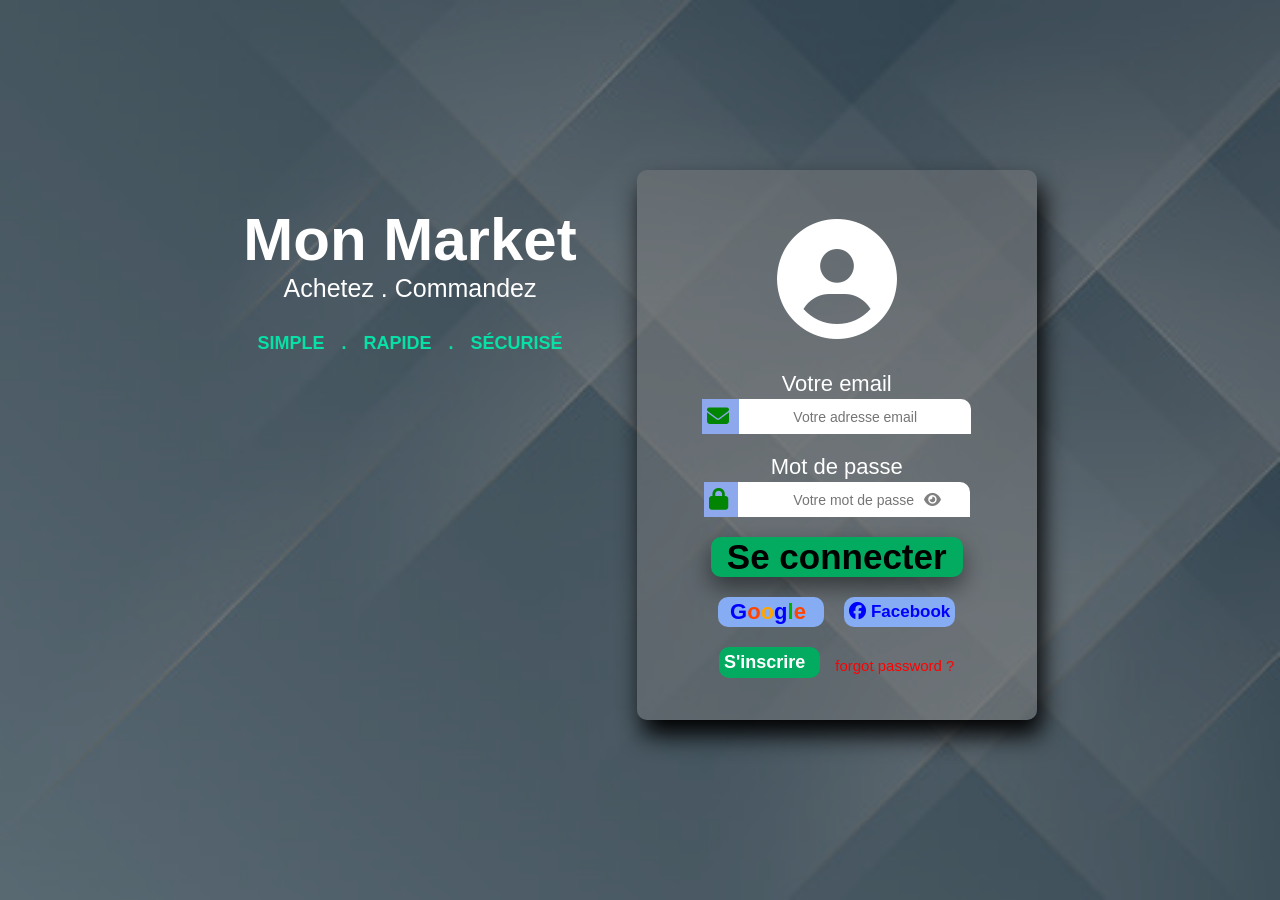
<file: login.html>
<!doctype html>
<html lang="fr">
  <head>
    <meta charset="UTF-8" />
    <meta
      name="viewport"
      content="width=device-width, initial-scale=1.0, maximum-scale=1.0, user-scalable=no"
    />
    <title>Mon Market-Login</title>
    <link rel="icon" type="image/png" href="logo.png" />
    <link rel="stylesheet" href="fontawesome-free-6.6.0-web/css/all.min.css" />
    <link rel="stylesheet" href="login.css" />
  </head>
  <body>
    <div class="bgexterieurr">
      <img src="fond4.jpg" alt="Fond" class="bg-image" />

      <div class="sombre"></div>
    </div>

    <div class="center">
      <div class="titre">
        <h1>Mon Market</h1>

        <p class="style">Achetez . Commandez</p>
        <div class="top-text">
          SIMPLE <span>.</span> RAPIDE <span>.</span> SÉCURISÉ
        </div>
      </div>
      <form action="">
        <div class="log">
          <span id="user"
            ><i class="fa fa-user-circle"><a href="index.html"></a></i
          ></span>
          <label for="">Votre email</label>
          <div class="boxemail">
            <div class="mail">
              <span id="s"><i class="fa fa-envelope"></i></span>
              <input
                id="email"
                type="email"
                placeholder="Votre adresse email"
              />
            </div>
            <div class="errortxt">email invalidé</div>
            <div class="valid_email">email validé</div>
          </div>

          <label for="">Mot de passe</label>
          <div class="boxemdp">
            <div class="mail">
              <span id="s"><i class="fa fa-lock"></i></span>
              <input
                id="mdp"
                type="password"
                placeholder="Votre mot de passe"
              />
              <span id="lock"><i class="fa fa-eye"></i></span>
            </div>
            <div class="errormdp">password invalidé</div>
            <div class="valid_mdp">password validé</div>
          </div>

          <button type="submit" class="btn-enter">Se connecter</button>
          <div class="rapide">
            <button id="google">
              <span id="g">G</span><span id="o">o</span><span id="oo">o</span
              ><span id="gg">g</span><span id="l">l</span><span id="e">e</span>
            </button>
            <button id="facebook">
              <span><i class="fa-brands fa-facebook"></i></span>Facebook
            </button>
          </div>
          <div class="op">
            <p id="singup"><a href="singup.html">S'inscrire</a></p>
            <p id="forgot">forgot password ?</p>
          </div>
        </div>
      </form>
    </div>
    <script src="login.js"></script>
  </body>
</html>
</file>
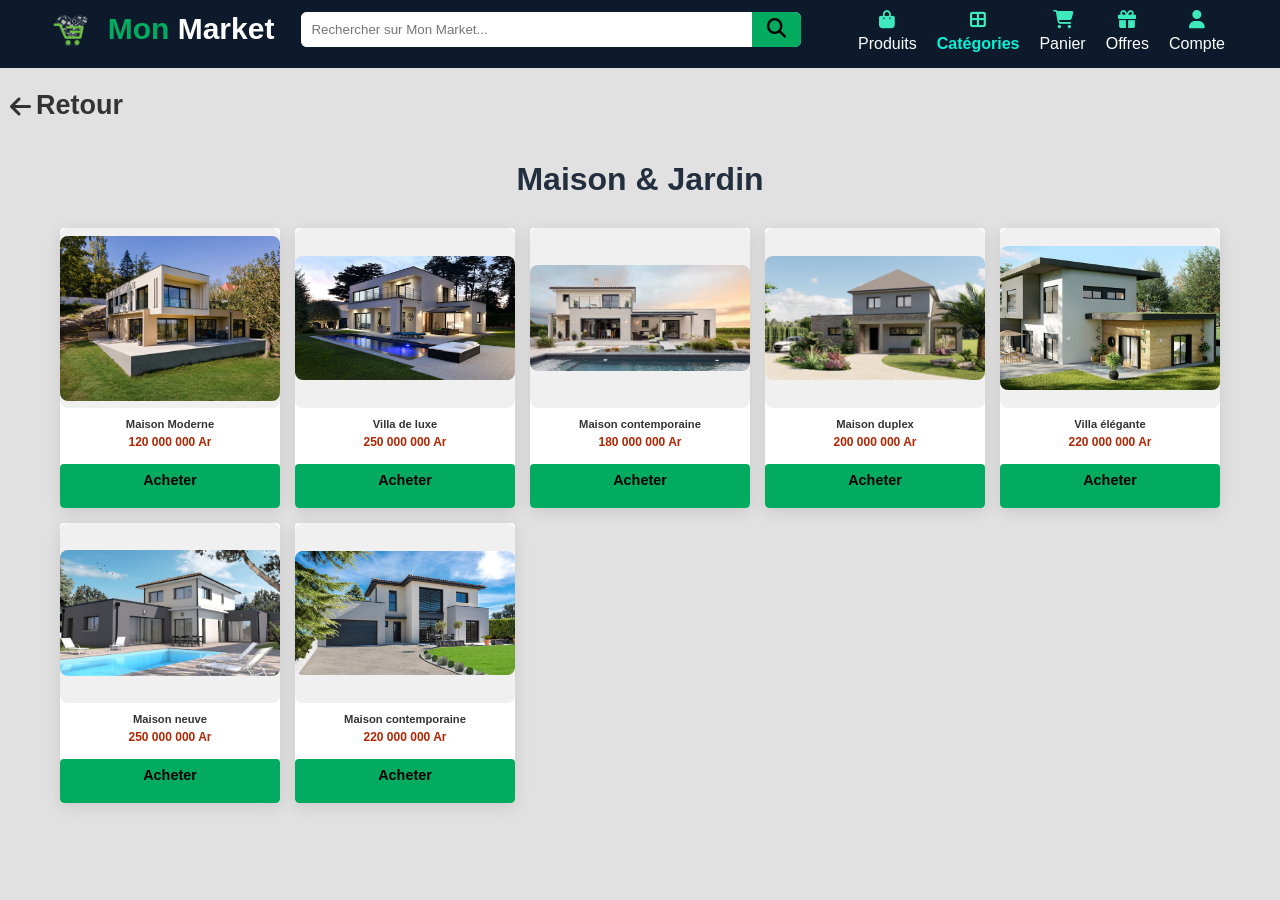
<file: maison.html>
<!doctype html>

<html lang="fr">
  <head>
    <meta charset="UTF-8" />
    <meta name="viewport" content="width=device-width, initial-scale=1.0" />
    <title>Maison & Jardin - Mon Market</title>
    <link rel="icon" type="image/png" href="img/logo.png" />
    <link rel="stylesheet" href="maison.css" />
    <link rel="stylesheet" href="fontawesome-free-6.6.0-web/css/all.min.css" />
  </head>

  <body>
    <header class="navbar">
      <div class="nav-top">
        <button class="menu-toggle" aria-label="Menu" aria-expanded="false">
          <i class="fa-solid fa-bars"></i>
        </button>
        <img src="img/logo.png" alt="Logo" class="logo" />
        <div id="montitre"><span>Mon</span> Market</div>
        <div class="cherche">
          <input type="text" placeholder="Rechercher sur Mon Market..." />
          <button><i class="fa fa-search"></i></button>
        </div>
      </div>

      <nav class="nav-bottom" id="navBottom">
        <a href="home.html" id="iconnav">
          <span><i class="fa fa-bag-shopping"></i></span>
          <div>Produits</div>
        </a>

        <a
          href="categories.html"
          id="iconnav"
          style="color: #08f2d7; font-weight: bold"
        >
          <span><i class="fa fa-border-all"></i></span>
          <div>Catégories</div>
        </a>

        <a href="achat.html" id="iconnav">
          <span><i class="fa fa-cart-shopping"></i></span>
          <div>Panier</div>
        </a>

        <a href="offres.html" id="iconnav">
          <span><i class="fa fa-gift"></i></span>
          <div>Offres</div>
        </a>

        <a href="compte.html" id="iconnav">
          <span><i class="fa fa-user"></i></span>
          <div>Compte</div>
        </a>
      </nav>
    </header>

    <header class="retour-header">
      <a href="categories.html" class="back-btn"
        ><i class="fa fa-arrow-left"></i>
        <h2>Retour</h2></a
      >
    </header>

    <div class="container">
      <h1>Maison & Jardin</h1>
      <div class="products-grid">
        <div class="product-card">
          <div class="product-image">
            <img src="img/m1.jpg" alt="Maison Moderne" />
          </div>
          <div class="product-name">Maison Moderne</div>
          <div class="product-price">120 000 000 Ar</div>
          <a
            href="#"
            class="btn-buy btn-acheter"
            data-nom="Maison Moderne"
            data-prix="120000000"
            data-image="img/m1.jpg"
            >Acheter</a
          >
        </div>

        <div class="product-card">
          <div class="product-image">
            <img src="img/m2.jpg" alt="Villa de luxe" />
          </div>
          <div class="product-name">Villa de luxe</div>
          <div class="product-price">250 000 000 Ar</div>
          <a
            href="#"
            class="btn-buy btn-acheter"
            data-nom="Villa de luxe"
            data-prix="250000000"
            data-image="img/m2.jpg"
            >Acheter</a
          >
        </div>

        <div class="product-card">
          <div class="product-image">
            <img src="img/m3.jpg" alt="Maison contemporaine" />
          </div>
          <div class="product-name">Maison contemporaine</div>
          <div class="product-price">180 000 000 Ar</div>
          <a
            href="#"
            class="btn-buy btn-acheter"
            data-nom="Maison contemporaine"
            data-prix="180000000"
            data-image="img/m3.jpg"
            >Acheter</a
          >
        </div>

        <div class="product-card">
          <div class="product-image">
            <img src="img/m4.jpg" alt="Maison duplex" />
          </div>
          <div class="product-name">Maison duplex</div>
          <div class="product-price">200 000 000 Ar</div>
          <a
            href="#"
            class="btn-buy btn-acheter"
            data-nom="Maison duplex"
            data-prix="200000000"
            data-image="img/m4.jpg"
            >Acheter</a
          >
        </div>

        <div class="product-card">
          <div class="product-image">
            <img src="img/m5.jpg" alt="Villa élégante" />
          </div>
          <div class="product-name">Villa élégante</div>
          <div class="product-price">220 000 000 Ar</div>
          <a
            href="#"
            class="btn-buy btn-acheter"
            data-nom="Villa élégante"
            data-prix="220000000"
            data-image="img/m5.jpg"
            >Acheter</a
          >
        </div>

        <div class="product-card">
          <div class="product-image">
            <img src="img/maison-neuve.jpg" alt="Maison neuve" />
          </div>
          <div class="product-name">Maison neuve</div>
          <div class="product-price">250 000 000 Ar</div>
          <a
            href="#"
            class="btn-buy btn-acheter"
            data-nom="Maison neuve"
            data-prix="250000000"
            data-image="img/maison-neuve.jpg"
            >Acheter</a
          >
        </div>

        <div class="product-card">
          <div class="product-image">
            <img src="img/maisoncontemporaine.jpg" alt="Maison contemporaine" />
          </div>
          <div class="product-name">Maison contemporaine</div>
          <div class="product-price">220 000 000 Ar</div>
          <a
            href="#"
            class="btn-buy btn-acheter"
            data-nom="Maison contemporaine"
            data-prix="220000000"
            data-image="img/maisoncontemporaine.jpg"
            >Acheter</a
          >
        </div>
      </div>
    </div>

    <script src="maison.js"></script>
  </body>
</html>
</file>
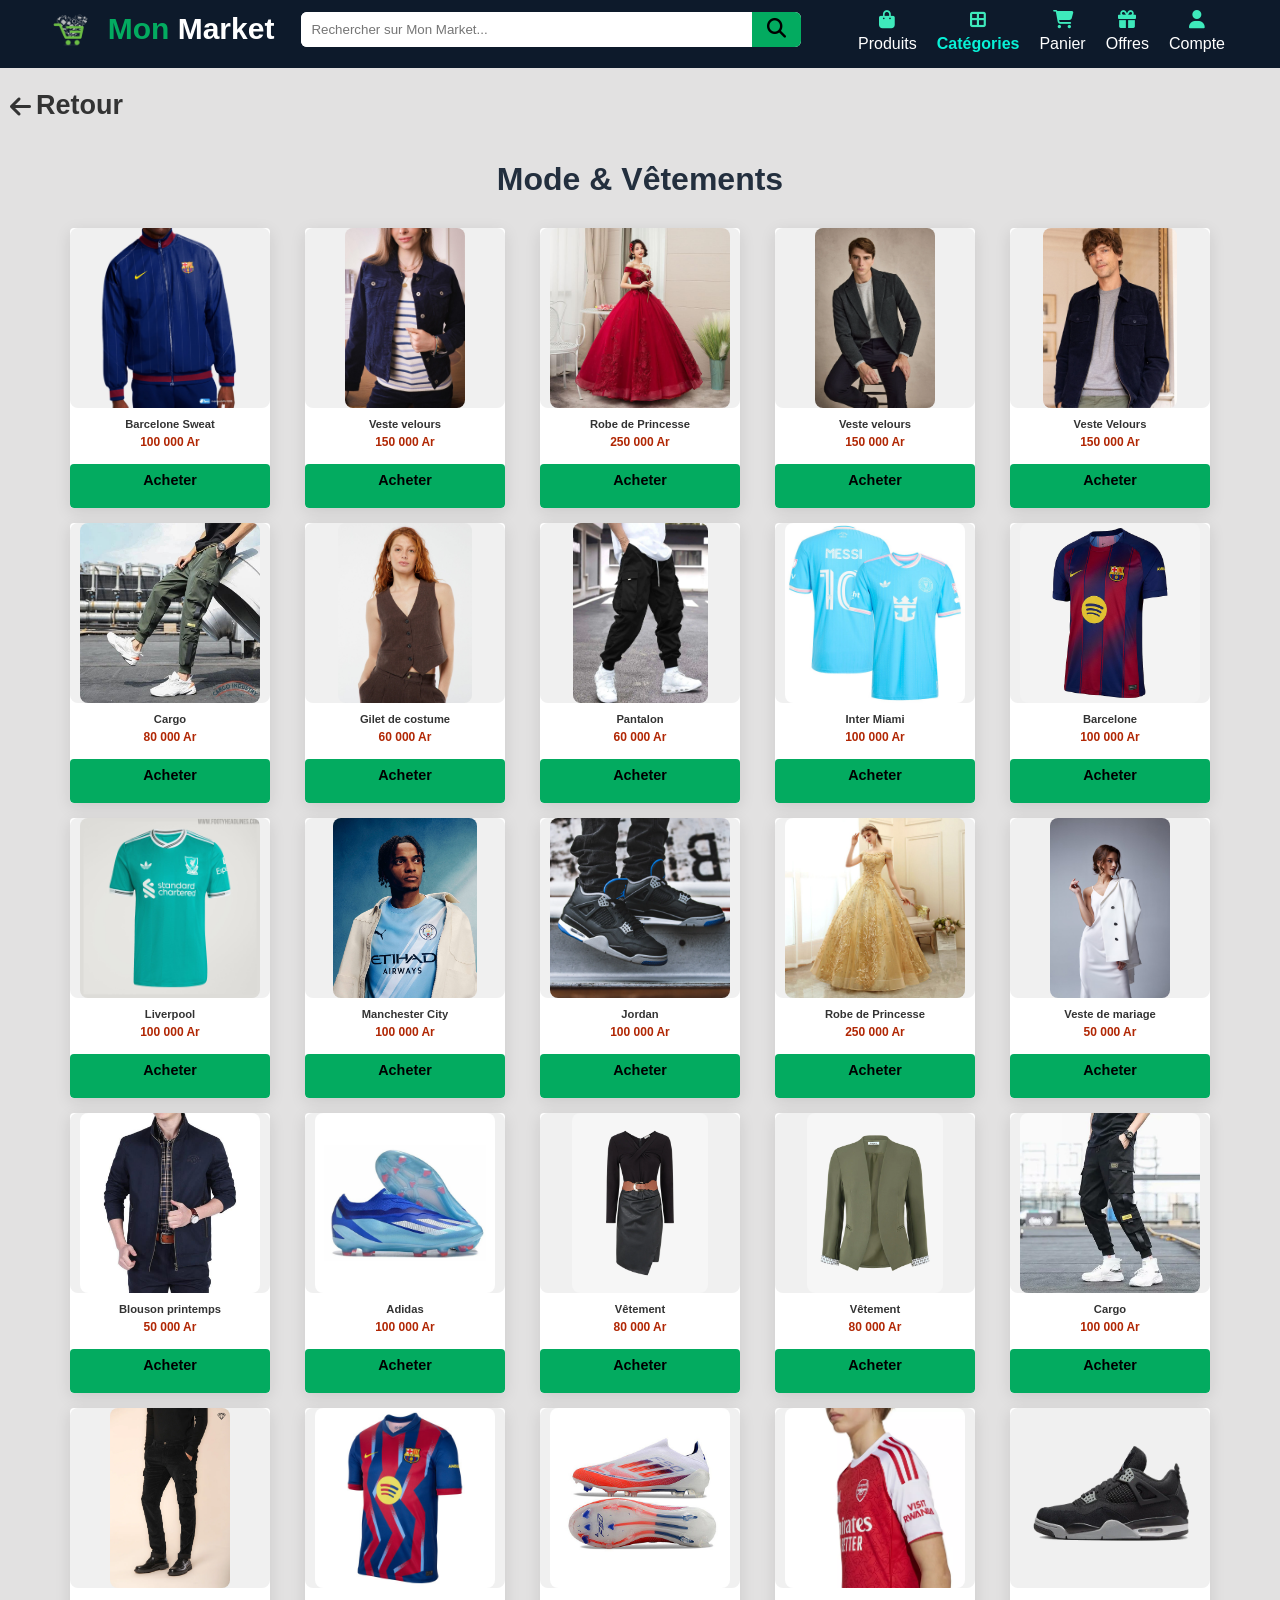
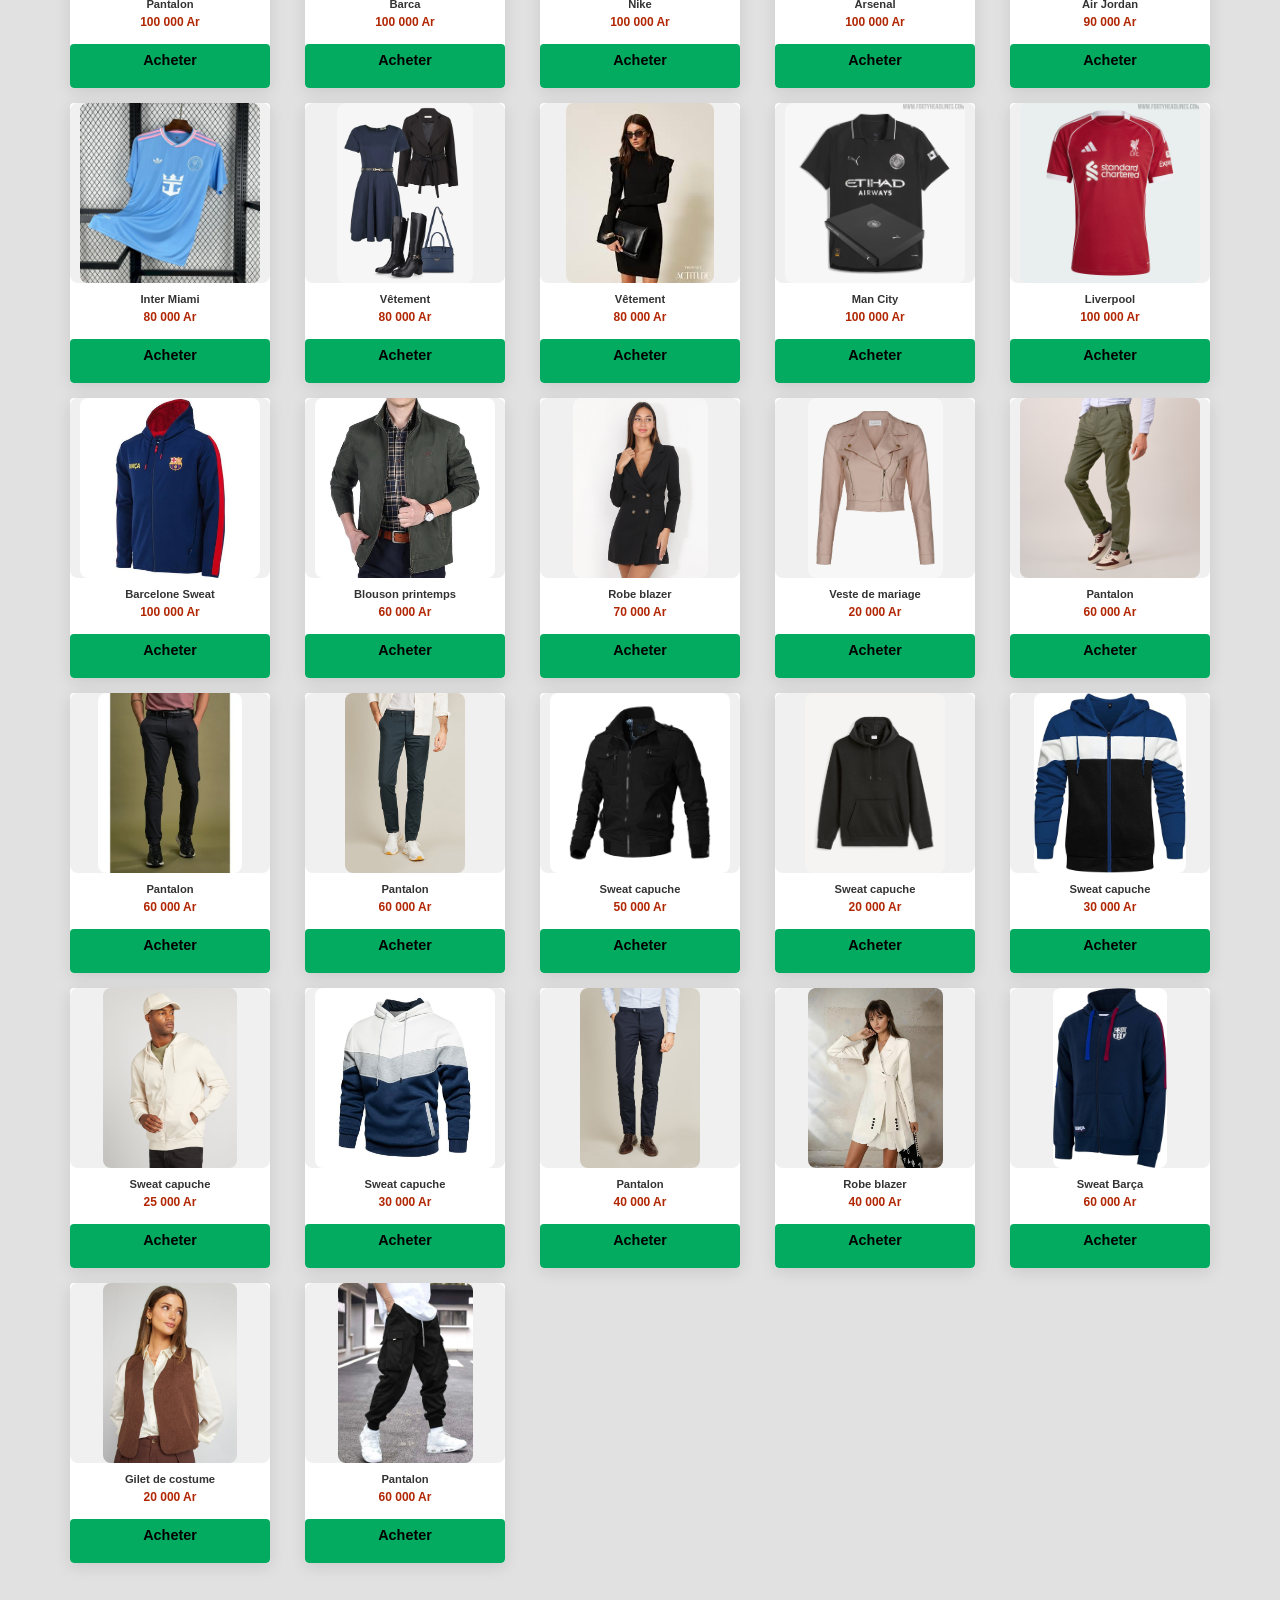
<file: mode.html>
<!doctype html>

<html lang="fr">
  <head>
    <meta charset="UTF-8" />
    <meta name="viewport" content="width=device-width, initial-scale=1.0" />
    <title>Mode & Vêtements - Mon Market</title>
    <link rel="icon" type="image/png" href="img/logo.png" />
    <link rel="stylesheet" href="mode.css" />
    <link rel="stylesheet" href="fontawesome-free-6.6.0-web/css/all.min.css" />
  </head>

  <body>
    <header class="navbar">
      <div class="nav-top">
        <button class="menu-toggle" aria-label="Menu" aria-expanded="false">
          <i class="fa-solid fa-bars"></i>
        </button>
        <img src="img/logo.png" alt="Logo" class="logo" />
        <div id="montitre"><span>Mon</span> Market</div>
        <div class="cherche">
          <input type="text" placeholder="Rechercher sur Mon Market..." />
          <button><i class="fa fa-search"></i></button>
        </div>
      </div>

      <nav class="nav-bottom" id="navBottom">
        <a href="home.html" id="iconnav">
          <span><i class="fa fa-bag-shopping"></i></span>
          <div>Produits</div>
        </a>

        <a
          href="categories.html"
          id="iconnav"
          style="color: #08f2d7; font-weight: bold"
        >
          <span><i class="fa fa-border-all"></i></span>
          <div>Catégories</div>
        </a>

        <a href="achat.html" id="iconnav">
          <span><i class="fa fa-cart-shopping"></i></span>
          <div>Panier</div>
        </a>

        <a href="offres.html" id="iconnav">
          <span><i class="fa fa-gift"></i></span>
          <div>Offres</div>
        </a>

        <a href="compte.html" id="iconnav">
          <span><i class="fa fa-user"></i></span>
          <div>Compte</div>
        </a>
      </nav>
    </header>

    <header class="retour-header">
      <a href="categories.html" class="back-btn"
        ><i class="fa fa-arrow-left"></i>
        <h2>Retour</h2></a
      >
    </header>

    <div class="container">
      <h1>Mode & Vêtements</h1>
      <div class="products-grid">
        <div class="product-card">
          <div class="product-image">
            <img src="img/Barcelona.jpg" alt="pixel" />
          </div>
          <div class="product-name">Barcelone Sweat</div>
          <div class="product-price">100 000 Ar</div>
          <a
            href="#"
            class="btn-buy btn-acheter"
            data-nom="Barcelone Sweat"
            data-prix="100000"
            data-image="img/Barcelona.jpg"
            >Acheter</a
          >
        </div>
        <div class="product-card">
          <div class="product-image">
            <img src="img/velours.jpg" alt="Veste velours" />
          </div>
          <div class="product-name">Veste velours</div>
          <div class="product-price">150 000 Ar</div>
          <a
            href="#"
            class="btn-buy btn-acheter"
            data-nom="Veste velours"
            data-prix="150000"
            data-image="img/velours.jpg"
            >Acheter</a
          >
        </div>

        <div class="product-card">
          <div class="product-image">
            <img src="img/robe-de-princesse.jpg" alt="pixel" />
          </div>
          <div class="product-name">Robe de Princesse</div>
          <div class="product-price">250 000 Ar</div>
          <a
            href="#"
            class="btn-buy btn-acheter"
            data-nom="Robe de Princesse"
            data-prix="250000"
            data-image="img/robe-de-princesse.jpg"
            >Acheter</a
          >
        </div>

        <div class="product-card">
          <div class="product-image">
            <img src="img/vt.jpg" alt="Veste velours" />
          </div>
          <div class="product-name">Veste velours</div>
          <div class="product-price">150 000 Ar</div>
          <a
            href="#"
            class="btn-buy btn-acheter"
            data-nom="Veste velours"
            data-prix="150000"
            data-image="img/vt.jpg"
            >Acheter</a
          >
        </div>

        <div class="product-card">
          <div class="product-image">
            <img src="img/veste.jpg" alt="Veste Velours" />
          </div>
          <div class="product-name">Veste Velours</div>
          <div class="product-price">150 000 Ar</div>
          <a
            href="#"
            class="btn-buy btn-acheter"
            data-nom="Veste Velours"
            data-prix="150000"
            data-image="img/veste.jpg"
            >Acheter</a
          >
        </div>

        <div class="product-card">
          <div class="product-image">
            <img src="img/cargo.jpg" alt="Cargo" />
          </div>
          <div class="product-name">Cargo</div>
          <div class="product-price">80 000 Ar</div>
          <a
            href="#"
            class="btn-buy btn-acheter"
            data-nom="Cargo"
            data-prix="80000"
            data-image="img/cargo.jpg"
            >Acheter</a
          >
        </div>

        <div class="product-card">
          <div class="product-image">
            <img src="img/gilet-de-costume-sans-manches.jpg" alt="pixel" />
          </div>
          <div class="product-name">Gilet de costume</div>
          <div class="product-price">60 000 Ar</div>
          <a
            href="#"
            class="btn-buy btn-acheter"
            data-nom="Gilet de costume"
            data-prix="60000"
            data-image="img/gilet-de-costume-sans-manches.jpg"
            >Acheter</a
          >
        </div>

        <div class="product-card">
          <div class="product-image">
            <img src="img/pantalon.jpg" alt="Pantalon" />
          </div>
          <div class="product-name">Pantalon</div>
          <div class="product-price">60 000 Ar</div>
          <a
            href="#"
            class="btn-buy btn-acheter"
            data-nom="Pantalon"
            data-prix="60000"
            data-image="img/pantalon.jpg"
            >Acheter</a
          >
        </div>

        <div class="product-card">
          <div class="product-image">
            <img src="img/inter.jpg" alt="Inter Miami" />
          </div>
          <div class="product-name">Inter Miami</div>
          <div class="product-price">100 000 Ar</div>
          <a
            href="#"
            class="btn-buy btn-acheter"
            data-nom="Inter Miami"
            data-prix="100000"
            data-image="img/inter.jpg"
            >Acheter</a
          >
        </div>

        <div class="product-card">
          <div class="product-image">
            <img src="img/barca.jpg" alt="Barcelone" />
          </div>
          <div class="product-name">Barcelone</div>
          <div class="product-price">100 000 Ar</div>
          <a
            href="#"
            class="btn-buy btn-acheter"
            data-nom="Barcelone"
            data-prix="100000"
            data-image="img/barca.jpg"
            >Acheter</a
          >
        </div>

        <div class="product-card">
          <div class="product-image">
            <img src="img/lv.jpg" alt="Liverpool" />
          </div>
          <div class="product-name">Liverpool</div>
          <div class="product-price">100 000 Ar</div>
          <a
            href="#"
            class="btn-buy btn-acheter"
            data-nom="Liverpool"
            data-prix="100000"
            data-image="img/lv.jpg"
            >Acheter</a
          >
        </div>

        <div class="product-card">
          <div class="product-image">
            <img src="img/city.jpg" alt="Manchester City" />
          </div>
          <div class="product-name">Manchester City</div>
          <div class="product-price">100 000 Ar</div>
          <a
            href="#"
            class="btn-buy btn-acheter"
            data-nom="Manchester City"
            data-prix="100000"
            data-image="img/city.jpg"
            >Acheter</a
          >
        </div>

        <div class="product-card">
          <div class="product-image">
            <img src="img/jord.jpg" alt="Jordan" />
          </div>
          <div class="product-name">Jordan</div>
          <div class="product-price">100 000 Ar</div>
          <a
            href="#"
            class="btn-buy btn-acheter"
            data-nom="Jordan"
            data-prix="100000"
            data-image="img/jord.jpg"
            >Acheter</a
          >
        </div>

        <div class="product-card">
          <div class="product-image">
            <img src="img/robe-princesse.jpg" alt="pixel" />
          </div>
          <div class="product-name">Robe de Princesse</div>
          <div class="product-price">250 000 Ar</div>
          <a
            href="#"
            class="btn-buy btn-acheter"
            data-nom="Robe de Princesse"
            data-prix="250000"
            data-image="img/robe-princesse.jpg"
            >Acheter</a
          >
        </div>

        <div class="product-card">
          <div class="product-image">
            <img src="img/veste-de-mariage.jpg" alt="pixel" />
          </div>
          <div class="product-name">Veste de mariage</div>
          <div class="product-price">50 000 Ar</div>
          <a
            href="#"
            class="btn-buy btn-acheter"
            data-nom="Veste de mariage"
            data-prix="50000"
            data-image="img/veste-de-mariage.jpg"
            >Acheter</a
          >
        </div>

        <div class="product-card">
          <div class="product-image">
            <img src="img/blouson-printemps1.jpg" alt="pixel" />
          </div>
          <div class="product-name">Blouson printemps</div>
          <div class="product-price">50 000 Ar</div>
          <a
            href="#"
            class="btn-buy btn-acheter"
            data-nom="Blouson printemps"
            data-prix="50000"
            data-image="img/blouson-printemps1.jpg"
            >Acheter</a
          >
        </div>

        <div class="product-card">
          <div class="product-image">
            <img src="img/goda.jpg" alt="Adidas" />
          </div>
          <div class="product-name">Adidas</div>
          <div class="product-price">100 000 Ar</div>
          <a
            href="#"
            class="btn-buy btn-acheter"
            data-nom="Adidas"
            data-prix="100000"
            data-image="img/goda.jpg"
            >Acheter</a
          >
        </div>

        <div class="product-card">
          <div class="product-image">
            <img src="img/tm.jpg" alt="Vêtement" />
          </div>
          <div class="product-name">Vêtement</div>
          <div class="product-price">80 000 Ar</div>
          <a
            href="#"
            class="btn-buy btn-acheter"
            data-nom="Vêtement"
            data-prix="80000"
            data-image="img/tm.jpg"
            >Acheter</a
          >
        </div>

        <div class="product-card">
          <div class="product-image">
            <img src="img/t.jpg" alt="Vêtement" />
          </div>
          <div class="product-name">Vêtement</div>
          <div class="product-price">80 000 Ar</div>
          <a
            href="#"
            class="btn-buy btn-acheter"
            data-nom="Vêtement"
            data-prix="80000"
            data-image="img/t.jpg"
            >Acheter</a
          >
        </div>

        <div class="product-card">
          <div class="product-image"><img src="img/pt.jpg" alt="Cargo" /></div>
          <div class="product-name">Cargo</div>
          <div class="product-price">100 000 Ar</div>
          <a
            href="#"
            class="btn-buy btn-acheter"
            data-nom="Cargo"
            data-prix="100000"
            data-image="img/pt.jpg"
            >Acheter</a
          >
        </div>

        <div class="product-card">
          <div class="product-image">
            <img src="img/pnt.jpg" alt="Pantalon" />
          </div>
          <div class="product-name">Pantalon</div>
          <div class="product-price">100 000 Ar</div>
          <a
            href="#"
            class="btn-buy btn-acheter"
            data-nom="Pantalon"
            data-prix="100000"
            data-image="img/pnt.jpg"
            >Acheter</a
          >
        </div>

        <div class="product-card">
          <div class="product-image"><img src="img/bar.jpg" alt="Barca" /></div>
          <div class="product-name">Barca</div>
          <div class="product-price">100 000 Ar</div>
          <a
            href="#"
            class="btn-buy btn-acheter"
            data-nom="Barca"
            data-prix="100000"
            data-image="img/bar.jpg"
            >Acheter</a
          >
        </div>

        <div class="product-card">
          <div class="product-image"><img src="img/go.jpg" alt="Nike" /></div>
          <div class="product-name">Nike</div>
          <div class="product-price">100 000 Ar</div>
          <a
            href="#"
            class="btn-buy btn-acheter"
            data-nom="Nike"
            data-prix="100000"
            data-image="img/go.jpg"
            >Acheter</a
          >
        </div>

        <div class="product-card">
          <div class="product-image">
            <img src="img/ar.jpg" alt="Arsenal" />
          </div>
          <div class="product-name">Arsenal</div>
          <div class="product-price">100 000 Ar</div>
          <a
            href="#"
            class="btn-buy btn-acheter"
            data-nom="Arsenal"
            data-prix="100000"
            data-image="img/ar.jpg"
            >Acheter</a
          >
        </div>

        <div class="product-card">
          <div class="product-image">
            <img src="img/air-jordan-4-black.jpg" alt="Air Jordan" />
          </div>
          <div class="product-name">Air Jordan</div>
          <div class="product-price">90 000 Ar</div>
          <a
            href="#"
            class="btn-buy btn-acheter"
            data-nom="Air Jordan"
            data-prix="90000"
            data-image="img/air-jordan-4-black.jpg"
            >Acheter</a
          >
        </div>

        <div class="product-card">
          <div class="product-image">
            <img src="img/int.jpg" alt="Inter Miami" />
          </div>
          <div class="product-name">Inter Miami</div>
          <div class="product-price">80 000 Ar</div>
          <a
            href="#"
            class="btn-buy btn-acheter"
            data-nom="Inter Miami"
            data-prix="80000"
            data-image="img/int.jpg"
            >Acheter</a
          >
        </div>

        <div class="product-card">
          <div class="product-image">
            <img src="img/h.jpg" alt="Vêtement" />
          </div>
          <div class="product-name">Vêtement</div>
          <div class="product-price">80 000 Ar</div>
          <a
            href="#"
            class="btn-buy btn-acheter"
            data-nom="Vêtement"
            data-prix="80000"
            data-image="img/h.jpg"
            >Acheter</a
          >
        </div>

        <div class="product-card">
          <div class="product-image">
            <img src="img/images.jpg" alt="Vêtement" />
          </div>
          <div class="product-name">Vêtement</div>
          <div class="product-price">80 000 Ar</div>
          <a
            href="#"
            class="btn-buy btn-acheter"
            data-nom="Vêtement"
            data-prix="80000"
            data-image="img/images.jpg"
            >Acheter</a
          >
        </div>

        <div class="product-card">
          <div class="product-image">
            <img src="img/mci.jpg" alt="Man City" />
          </div>
          <div class="product-name">Man City</div>
          <div class="product-price">100 000 Ar</div>
          <a
            href="#"
            class="btn-buy btn-acheter"
            data-nom="Man City"
            data-prix="100000"
            data-image="img/mci.jpg"
            >Acheter</a
          >
        </div>

        <div class="product-card">
          <div class="product-image">
            <img src="img/lvp.jpg" alt="Liverpool" />
          </div>
          <div class="product-name">Liverpool</div>
          <div class="product-price">100 000 Ar</div>
          <a
            href="#"
            class="btn-buy btn-acheter"
            data-nom="Liverpool"
            data-prix="100000"
            data-image="img/lvp.jpg"
            >Acheter</a
          >
        </div>

        <div class="product-card">
          <div class="product-image">
            <img src="img/barcas.jpg" alt="pixel" />
          </div>
          <div class="product-name">Barcelone Sweat</div>
          <div class="product-price">100 000 Ar</div>
          <a
            href="#"
            class="btn-buy btn-acheter"
            data-nom="Barcelone Sweat"
            data-prix="100000"
            data-image="img/barcas.jpg"
            >Acheter</a
          >
        </div>

        <div class="product-card">
          <div class="product-image">
            <img src="img/blouson-printemps.jpg" alt="pixel" />
          </div>
          <div class="product-name">Blouson printemps</div>
          <div class="product-price">60 000 Ar</div>
          <a
            href="#"
            class="btn-buy btn-acheter"
            data-nom="Blouson printemps"
            data-prix="60000"
            data-image="img/blouson-printemps.jpg"
            >Acheter</a
          >
        </div>

        <div class="product-card">
          <div class="product-image">
            <img src="img/robe-blazer-cintree.jpg" alt="pixel" />
          </div>
          <div class="product-name">Robe blazer</div>
          <div class="product-price">70 000 Ar</div>
          <a
            href="#"
            class="btn-buy btn-acheter"
            data-nom="Robe blazer"
            data-prix="70000"
            data-image="img/robe-blazer-cintree.jpg"
            >Acheter</a
          >
        </div>

        <div class="product-card">
          <div class="product-image">
            <img src="img/vestef.jpg" alt="pixel" />
          </div>
          <div class="product-name">Veste de mariage</div>
          <div class="product-price">20 000 Ar</div>
          <a
            href="#"
            class="btn-buy btn-acheter"
            data-nom="Veste de mariage"
            data-prix="20000"
            data-image="img/vestef.jpg"
            >Acheter</a
          >
        </div>

        <div class="product-card">
          <div class="product-image">
            <img src="img/pantalon-.jpg" alt="pixel" />
          </div>
          <div class="product-name">Pantalon</div>
          <div class="product-price">60 000 Ar</div>
          <a
            href="#"
            class="btn-buy btn-acheter"
            data-nom="Pantalon"
            data-prix="60000"
            data-image="img/pantalon-.jpg"
            >Acheter</a
          >
        </div>

        <div class="product-card">
          <div class="product-image">
            <img src="img/pantalon.png" alt="pixel" />
          </div>
          <div class="product-name">Pantalon</div>
          <div class="product-price">60 000 Ar</div>
          <a
            href="#"
            class="btn-buy btn-acheter"
            data-nom="Pantalon"
            data-prix="60000"
            data-image="img/pantalon.png"
            >Acheter</a
          >
        </div>

        <div class="product-card">
          <div class="product-image">
            <img src="img/pantalons.jpg" alt="pixel" />
          </div>
          <div class="product-name">Pantalon</div>
          <div class="product-price">60 000 Ar</div>
          <a
            href="#"
            class="btn-buy btn-acheter"
            data-nom="Pantalon"
            data-prix="60000"
            data-image="img/pantalons.jpg"
            >Acheter</a
          >
        </div>

        <div class="product-card">
          <div class="product-image">
            <img src="img/cap.jpg" alt="pixel" />
          </div>
          <div class="product-name">Sweat capuche</div>
          <div class="product-price">50 000 Ar</div>
          <a
            href="#"
            class="btn-buy btn-acheter"
            data-nom="Sweat capuche"
            data-prix="50000"
            data-image="img/cap.jpg"
            >Acheter</a
          >
        </div>

        <div class="product-card">
          <div class="product-image">
            <img src="img/capu.jpg" alt="pixel" />
          </div>
          <div class="product-name">Sweat capuche</div>
          <div class="product-price">20 000 Ar</div>
          <a
            href="#"
            class="btn-buy btn-acheter"
            data-nom="Sweat capuche"
            data-prix="20000"
            data-image="img/capu.jpg"
            >Acheter</a
          >
        </div>

        <div class="product-card">
          <div class="product-image">
            <img src="img/capuc.jpg" alt="pixel" />
          </div>
          <div class="product-name">Sweat capuche</div>
          <div class="product-price">30 000 Ar</div>
          <a
            href="#"
            class="btn-buy btn-acheter"
            data-nom="Sweat capuche"
            data-prix="30000"
            data-image="img/capuc.jpg"
            >Acheter</a
          >
        </div>

        <div class="product-card">
          <div class="product-image">
            <img src="img/capucc.jpg" alt="pixel" />
          </div>
          <div class="product-name">Sweat capuche</div>
          <div class="product-price">25 000 Ar</div>
          <a
            href="#"
            class="btn-buy btn-acheter"
            data-nom="Sweat capuche"
            data-prix="25000"
            data-image="img/capucc.jpg"
            >Acheter</a
          >
        </div>

        <div class="product-card">
          <div class="product-image">
            <img src="img/capuch.jpg" alt="pixel" />
          </div>
          <div class="product-name">Sweat capuche</div>
          <div class="product-price">30 000 Ar</div>
          <a
            href="#"
            class="btn-buy btn-acheter"
            data-nom="Sweat capuche"
            data-prix="30000"
            data-image="img/capuch.jpg"
            >Acheter</a
          >
        </div>

        <div class="product-card">
          <div class="product-image">
            <img src="img/pontalo.jpg" alt="pixel" />
          </div>
          <div class="product-name">Pantalon</div>
          <div class="product-price">40 000 Ar</div>
          <a
            href="#"
            class="btn-buy btn-acheter"
            data-nom="Pantalon"
            data-prix="40000"
            data-image="img/pontalo.jpg"
            >Acheter</a
          >
        </div>

        <div class="product-card">
          <div class="product-image">
            <img src="img/robe-col-blazer.jpeg" alt="pixel" />
          </div>
          <div class="product-name">Robe blazer</div>
          <div class="product-price">40 000 Ar</div>
          <a
            href="#"
            class="btn-buy btn-acheter"
            data-nom="Robe blazer"
            data-prix="40000"
            data-image="img/robe-col-blazer.jpeg"
            >Acheter</a
          >
        </div>

        <div class="product-card">
          <div class="product-image">
            <img src="img/ba.jpg" alt="pixel" />
          </div>
          <div class="product-name">Sweat Barça</div>
          <div class="product-price">60 000 Ar</div>
          <a
            href="#"
            class="btn-buy btn-acheter"
            data-nom="Sweat capuche"
            data-prix="60000"
            data-image="img/ba.jpg"
            >Acheter</a
          >
        </div>

        <div class="product-card">
          <div class="product-image">
            <img src="img/gilet-de-costume-sans-manche.jpg" alt="pixel" />
          </div>
          <div class="product-name">Gilet de costume</div>
          <div class="product-price">20 000 Ar</div>
          <a
            href="#"
            class="btn-buy btn-acheter"
            data-nom="Gilet de costume"
            data-prix="20000"
            data-image="img/gilet-de-costume-sans-manche.jpg"
            >Acheter</a
          >
        </div>

        <div class="product-card">
          <div class="product-image">
            <img src="img/pantalon.jpg" alt="pixel" />
          </div>
          <div class="product-name">Pantalon</div>
          <div class="product-price">60 000 Ar</div>
          <a
            href="#"
            class="btn-buy btn-acheter"
            data-nom="Pantalon"
            data-prix="60000"
            data-image="img/pantalon.jpg"
            >Acheter</a
          >
        </div>
      </div>
    </div>

    <script src="mode.js"></script>
  </body>
</html>
</file>
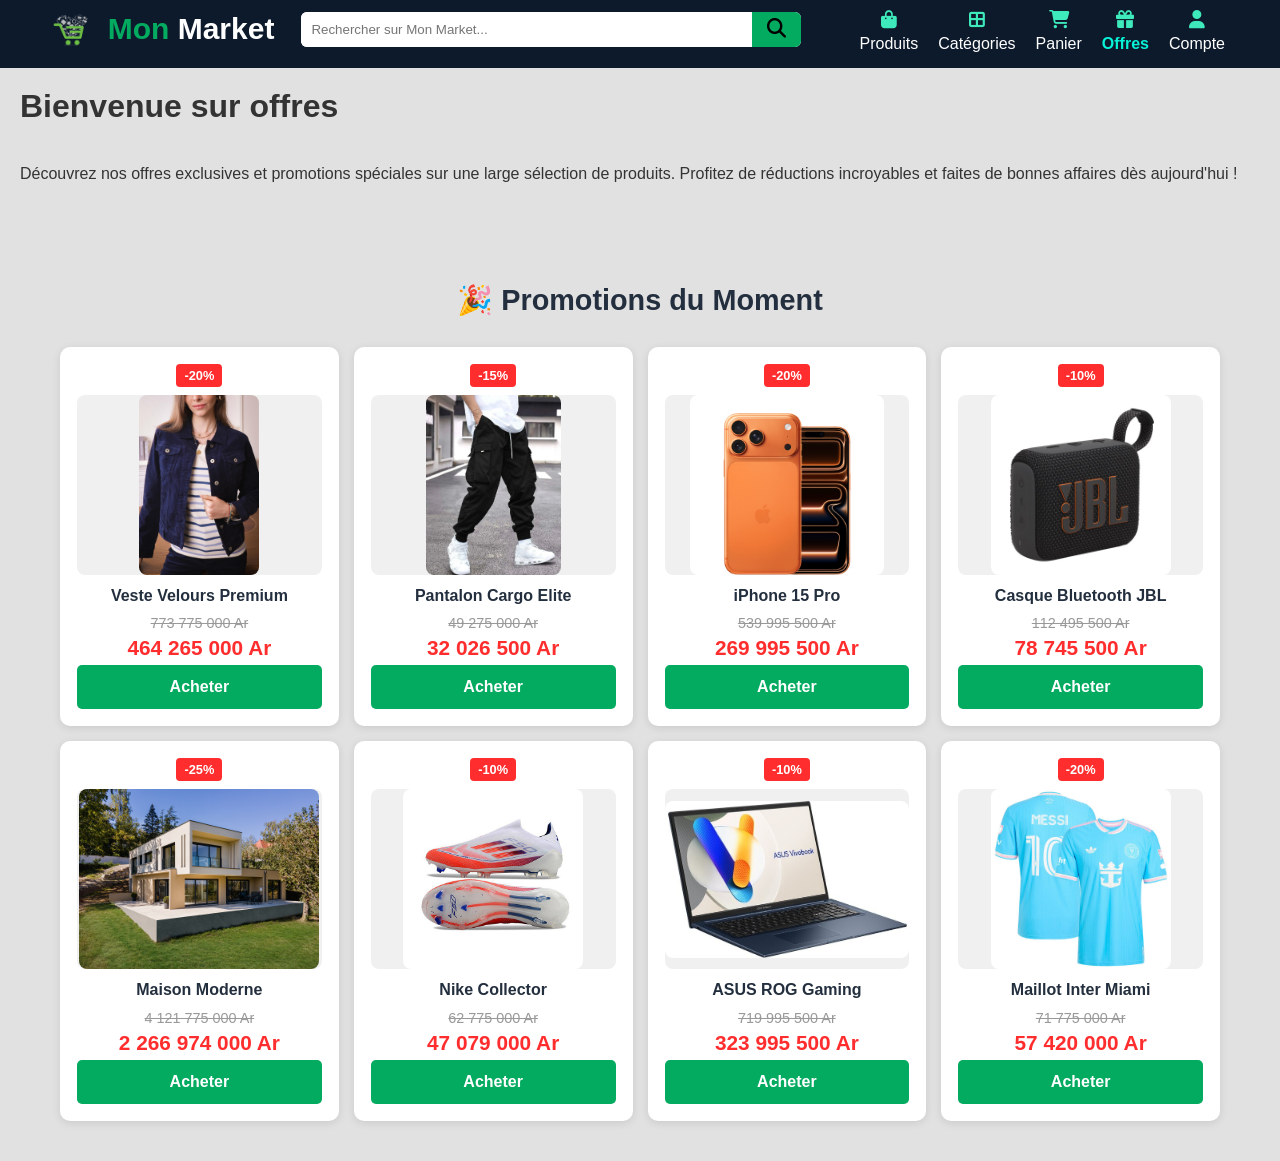
<file: offres.html>
<!doctype html>
<html lang="fr">
  <head>
    <meta charset="UTF-8" />
    <meta name="viewport" content="width=device-width, initial-scale=1.0" />
    <title>Mes Offres - Mon Market</title>
    <link rel="icon" type="image/png" href="img/logo.png" />
    <link rel="stylesheet" href="fontawesome-free-6.6.0-web/css/all.min.css" />
    <style>
      * {
        margin: 0;
        padding: 0;
        box-sizing: border-box;
        font-family: sans-serif;
      }
      body {
        background: #f4f4f4;
      }

      .navbar {
        background: #0d1a2b;
        padding: 10px;
        position: sticky;
        top: 0;
        z-index: 100;
        display: flex;
        justify-content: space-between;
        gap: 20px;
      }

      .nav-top {
        display: flex;
        align-items: center;
        gap: 12px;
        margin-bottom: 10px;
        margin-left: 40px;
      }

      .logo {
        height: 35px;
        width: auto;
      }

      .cherche {
        flex: 1;
        display: flex;
        background: white;
        border-radius: 6px;
        overflow: hidden;
        margin-left: 15px;
        width: 500px;
      }

      .cherche input {
        flex: 1;
        border: none;
        padding: 10px;
        outline: none;
      }

      .cherche button {
        background: #03ab60;
        border: none;
        padding: 0 15px;
        font-size: 1.2rem;
      }

      .nav-bottom {
        display: flex;
        gap: 20px;
        overflow-x: auto;
        padding-bottom: 5px;
        scrollbar-width: none;
        margin-right: 45px;
      }

      .nav-bottom::-webkit-scrollbar {
        display: none;
      }

      .nav-bottom a {
        color: white;
        text-decoration: none;
        font-size: 0.95rem;
        white-space: nowrap;
      }

      .menu-toggle {
        display: none;
        align-items: center;
        justify-content: center;
        background: transparent;
        color: white;
        border: none;
        font-size: 25px;
        margin-left: 22px;
      }
      :root {
        --bg-color: #e2e1e1;
        --text-color: #333333;
        --card-bg: #ffffff;
      }

      body.dark-mode {
        --bg-color: #121212;
        --text-color: #ffffff;
        --card-bg: #1e1e1e;
      }

      body {
        background-color: var(--bg-color);
        color: var(--text-color);
        transition:
          background 0.3s,
          color 0.3s;
      }

      .container {
        max-width: 1200px;
        margin: 20px auto;
        padding: 20px;
      }

      .products-grid {
        display: grid;
        grid-template-columns: repeat(2, 1fr);
        gap: 15px;
      }

      @media (min-width: 768px) {
        .products-grid {
          grid-template-columns: repeat(3, 1fr);
        }
      }

      @media (min-width: 1024px) {
        .products-grid {
          grid-template-columns: repeat(4, 1fr);
        }
      }

      .product-card {
        background: white;
        border-radius: 10px;
        padding: 15px;
        text-align: center;
        cursor: pointer;
        transition: all 0.3s ease;
        box-shadow: 0 2px 8px rgba(0, 0, 0, 0.1);
        border: 2px solid transparent;
      }

      .product-card:hover {
        transform: translateY(-5px);
        box-shadow: 0 4px 15px rgba(255, 153, 0, 0.3);
        border-color: #12e6ae;
      }

      .product-image {
        width: 100%;
        height: 180px;
        background: #f0f0f0;
        border-radius: 8px;
        display: flex;
        align-items: center;
        justify-content: center;
        margin-bottom: 10px;
        overflow: hidden;
      }

      .product-image img {
        width: auto;
        height: auto;
        max-width: 100%;
        max-height: 100%;
        object-fit: contain;
        border-radius: 8px;
      }

      .product-name {
        font-weight: bold;
        color: #232f3e;
        font-size: 1rem;
        margin-bottom: 8px;
        display: -webkit-box;
        -webkit-line-clamp: 2;
        -webkit-box-orient: vertical;
        overflow: hidden;
        line-height: 1.4;
      }

      .price-original {
        color: #999;
        font-size: 0.9rem;
        text-decoration: line-through;
        margin-bottom: 5px;
      }

      .product-price {
        color: #ff2d2d;
        font-weight: bold;
        font-size: 1.3rem;
        margin-bottom: 5px;
      }

      .discount-badge {
        display: inline-block;
        background: #ff2d2d;
        color: white;
        padding: 4px 8px;
        border-radius: 4px;
        font-size: 0.8rem;
        font-weight: bold;
        margin-bottom: 8px;
      }

      .btn-buy {
        background: #03ab60;
        color: white;
        border: none;
        padding: 12px 15px;
        border-radius: 5px;
        cursor: pointer;
        font-weight: bold;
        font-size: 1rem;
        transition: background 0.3s ease;
        width: 100%;
        -webkit-appearance: none;
        appearance: none;
        min-height: 44px;
      }

      .btn-buy:hover {
        background: #12e6ae;
      }

      .btn-buy:active {
        background: #cc7700;
        transform: scale(0.98);
      }

      h2.offers-title {
        color: #232f3e;
        text-align: center;
        margin: 40px 0 30px;
        font-size: 1.8rem;
      }

      #iconnav {
        display: flex;
        flex-direction: column;
        align-items: center;
        text-align: left;
        gap: 4px;
      }
      #iconnav:hover {
        background-color: #2ea871;
        border-radius: 10px;
      }

      #iconnav span {
        color: #3eeabc;
        font-size: 18px;
      }

      #iconnav div {
        font-size: 16px;
      }

      @media (max-width: 768px) {
        .nav-bottom {
          display: none;
          flex-direction: column;
          align-items: center;
          justify-content: center;
          text-align: center;
          width: 100%;
          padding: 12px 0;
        }

        .nav-bottom.active {
          display: flex;
        }

        #iconnav {
          display: flex;
          flex-direction: row;
          align-items: center;
          width: 100%;
          gap: 10px;
          margin: 0 auto;
          text-align: center;
        }

        #iconnav span,
        #iconnav div {
          display: flex;
          align-items: center;
          justify-content: center;
        }
      }

      #montitre {
        color: white;
        font-size: 30px;
        font-weight: bold;
        margin-left: 5px;
      }

      #montitre span {
        color: #03ab60;
      }

      @media (max-width: 768px) {
        main {
          padding: 20px 12px !important;
        }

        .navbar {
          position: sticky;
          flex-wrap: wrap;
          gap: 10px;
        }

        .nav-top {
          width: 100%;
          margin-left: 0;
          margin-bottom: 0;
        }

        .cherche {
          width: 100%;
          min-width: 0;
          margin-left: 0;
          flex: 1;
        }

        .cherche input {
          min-width: 0;
          width: 100%;
        }

        .cherche button {
          min-width: 42px;
          flex-shrink: 0;
        }

        .menu-toggle {
          display: flex;
          align-items: center;
          justify-content: center;
        }

        .nav-bottom {
          position: absolute;
          top: 100%;
          left: 0;
          right: 0;
          flex-direction: column;
          gap: 10px;
          background: rgba(13, 26, 43, 0.98);
          padding: 12px 15px 15px;
          margin: 0;
          z-index: 200;
        }

        .nav-bottom.active {
          display: flex;
        }
        #montitre {
          font-size: 29px;
        }
      }
      @media (max-width: 768px) {
        .nav-top {
          flex-wrap: wrap;
        }

        .cherche {
          flex: 0 0 100%;
        }
      }
    </style>
  </head>
  <body>
    <header class="navbar">
      <div class="nav-top">
        <button class="menu-toggle" aria-label="Menu" aria-expanded="false">
          <i class="fa-solid fa-bars"></i>
        </button>
        <img src="img/logo.png" alt="Logo" class="logo" />
        <div id="montitre"><span>Mon</span> Market</div>
        <div class="cherche">
          <input type="text" placeholder="Rechercher sur Mon Market..." />
          <button><i class="fa fa-search"></i></button>
        </div>
      </div>

      <nav class="nav-bottom" id="navBottom">
        <a href="home.html" id="iconnav">
          <span><i class="fa fa-bag-shopping"></i></span>
          <div>Produits</div>
        </a>

        <a href="categories.html" id="iconnav">
          <span><i class="fa fa-border-all"></i></span>
          <div>Catégories</div>
        </a>

        <a href="achat.html" id="iconnav">
          <span><i class="fa fa-cart-shopping"></i></span>
          <div>Panier</div>
        </a>

        <a
          href="offres.html"
          id="iconnav"
          style="color: #08f2d7; font-weight: bold"
        >
          <span><i class="fa fa-gift"></i></span>
          <div>Offres</div>
        </a>

        <a href="compte.html" id="iconnav">
          <span><i class="fa fa-user"></i></span>
          <div>Compte</div>
        </a>
      </nav>
    </header>
    <main>
      <h1 style="padding: 20px">Bienvenue sur offres</h1>
      <p style="padding: 20px">
        Découvrez nos offres exclusives et promotions spéciales sur une large
        sélection de produits. Profitez de réductions incroyables et faites de
        bonnes affaires dès aujourd'hui !
      </p>

      <div class="container">
        <h2 class="offers-title">🎉 Promotions du Moment</h2>
        <div class="products-grid">
          <div class="product-card">
            <div class="discount-badge">-20%</div>
            <div class="product-image">
              <img src="img/velours.jpg" alt="Veste" />
            </div>
            <div class="product-name">Veste Velours Premium</div>
            <div class="price-original">773 775 000 Ar</div>
            <div class="product-price">464 265 000 Ar</div>
            <button
              class="btn-buy"
              onclick="
                window.location.href =
                  'achat.html?nom=Veste%20Velours%20Premium&prix=1031.70&img=velours.jpg'
              "
            >
              Acheter
            </button>
          </div>

          <div class="product-card">
            <div class="discount-badge">-15%</div>
            <div class="product-image">
              <img src="img/pantalon.jpg" alt="Pantalon" />
            </div>
            <div class="product-name">Pantalon Cargo Elite</div>
            <div class="price-original">49 275 000 Ar</div>
            <div class="product-price">32 026 500 Ar</div>
            <button
              class="btn-buy"
              onclick="
                window.location.href =
                  'achat.html?nom=Pantalon%20Cargo%20Elite&prix=71.17&img=pantalon.jpg'
              "
            >
              Acheter
            </button>
          </div>

          <div class="product-card">
            <div class="discount-badge">-20%</div>
            <div class="product-image">
              <img src="img/iphone.jpg" alt="iPhone" />
            </div>
            <div class="product-name">iPhone 15 Pro</div>
            <div class="price-original">539 995 500 Ar</div>
            <div class="product-price">269 995 500 Ar</div>
            <button
              class="btn-buy"
              onclick="
                window.location.href =
                  'achat.html?nom=iPhone%2015%20Pro&prix=599.99&img=iphone.jpg'
              "
            >
              Acheter
            </button>
          </div>

          <div class="product-card">
            <div class="discount-badge">-10%</div>
            <div class="product-image"><img src="img/jbl.jpg" alt="JBL" /></div>
            <div class="product-name">Casque Bluetooth JBL</div>
            <div class="price-original">112 495 500 Ar</div>
            <div class="product-price">78 745 500 Ar</div>
            <button
              class="btn-buy"
              onclick="
                window.location.href =
                  'achat.html?nom=Casque%20Bluetooth%20JBL&prix=174.99&img=jbl.jpg'
              "
            >
              Acheter
            </button>
          </div>

          <div class="product-card">
            <div class="discount-badge">-25%</div>
            <div class="product-image">
              <img src="img/m1.jpg" alt="Maison" />
            </div>
            <div class="product-name">Maison Moderne</div>
            <div class="price-original">4 121 775 000 Ar</div>
            <div class="product-price">2 266 974 000 Ar</div>
            <button
              class="btn-buy"
              onclick="
                window.location.href =
                  'achat.html?nom=Maison%20Moderne&prix=5037.72&img=m1.jpg'
              "
            >
              Acheter
            </button>
          </div>

          <div class="product-card">
            <div class="discount-badge">-10%</div>
            <div class="product-image"><img src="img/go.jpg" alt="Nike" /></div>
            <div class="product-name">Nike Collector</div>
            <div class="price-original">62 775 000 Ar</div>
            <div class="product-price">47 079 000 Ar</div>
            <button
              class="btn-buy"
              onclick="
                window.location.href =
                  'achat.html?nom=Nike%20Collector&prix=104.62&img=go.jpg'
              "
            >
              Acheter
            </button>
          </div>

          <div class="product-card">
            <div class="discount-badge">-10%</div>
            <div class="product-image">
              <img src="img/asus.jpg" alt="ASUS" />
            </div>
            <div class="product-name">ASUS ROG Gaming</div>
            <div class="price-original">719 995 500 Ar</div>
            <div class="product-price">323 995 500 Ar</div>
            <button
              class="btn-buy"
              onclick="
                window.location.href =
                  'achat.html?nom=ASUS%20ROG%20Gaming&prix=719.99&img=asus.jpg'
              "
            >
              Acheter
            </button>
          </div>

          <div class="product-card">
            <div class="discount-badge">-20%</div>
            <div class="product-image">
              <img src="img/inter.jpg" alt="Maillot" />
            </div>
            <div class="product-name">Maillot Inter Miami</div>
            <div class="price-original">71 775 000 Ar</div>
            <div class="product-price">57 420 000 Ar</div>
            <button
              class="btn-buy"
              onclick="
                window.location.href =
                  'achat.html?nom=Maillot%20Inter%20Miami&prix=127.60&img=inter.jpg'
              "
            >
              Acheter
            </button>
          </div>
        </div>
      </div>
    </main>
    <script src="home.js"></script>
    <script src="offres.js"></script>
  </body>
</html>
</file>
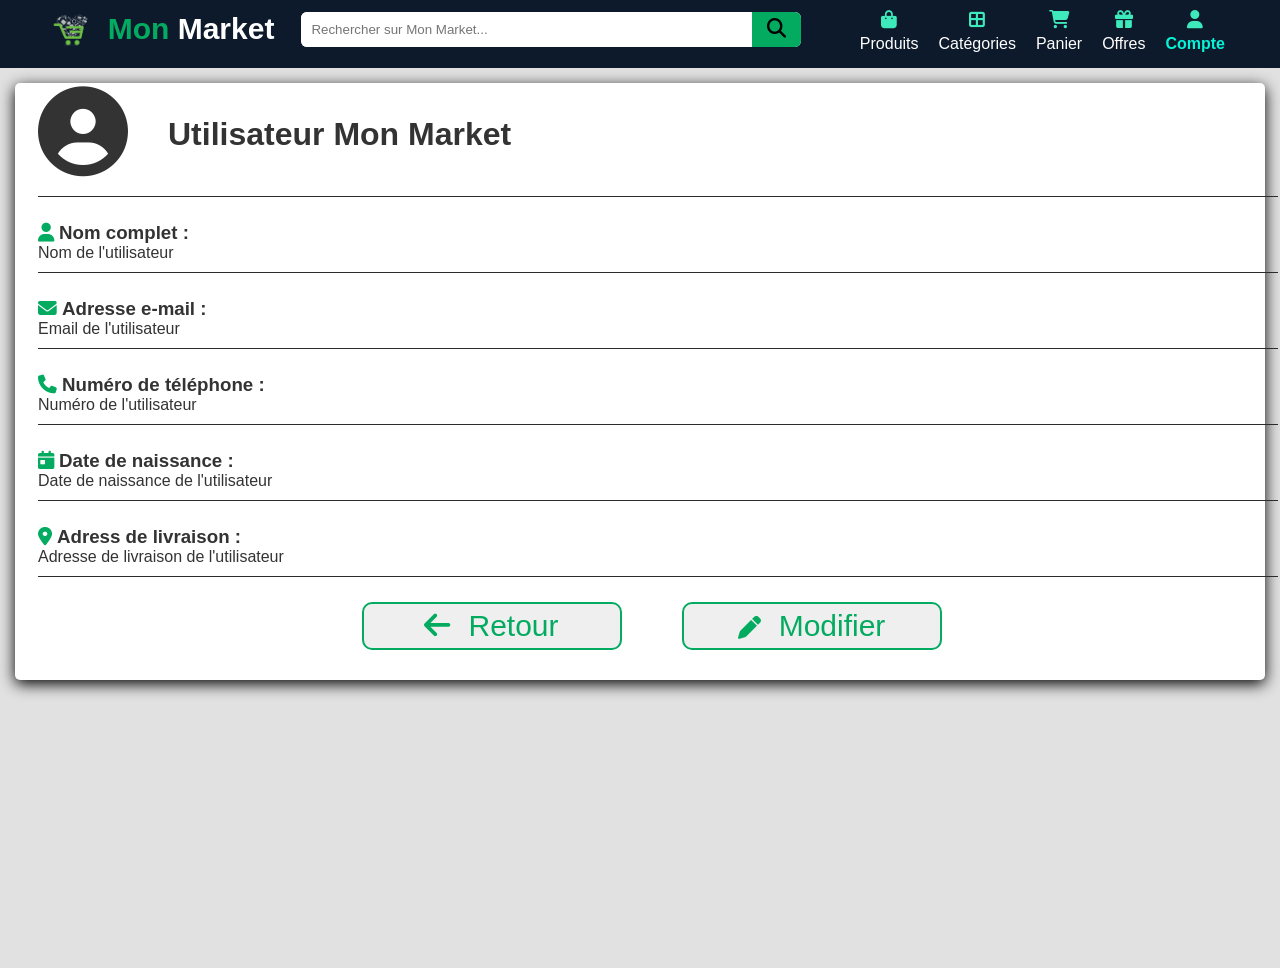
<file: personnel.html>
<!doctype html>
<html lang="fr">
  <head>
    <meta charset="UTF-8" />
    <meta name="viewport" content="width=device-width, initial-scale=1.0" />
    <title>Accueil - Mon Market</title>
    <link rel="icon" type="image/png" href="img/logo.png" />
    <link rel="stylesheet" href="fontawesome-free-6.6.0-web/css/all.min.css" />
    <link rel="stylesheet" href="personnel.css" />
  </head>
  <body>
    <header class="navbar">
      <div class="nav-top">
        <button class="menu-toggle" aria-label="Menu" aria-expanded="false">
          <i class="fa-solid fa-bars"></i>
        </button>
        <img src="img/logo.png" alt="Logo" class="logo" />
        <div id="montitre"><span>Mon</span> Market</div>
        <div class="cherche">
          <input type="text" placeholder="Rechercher sur Mon Market..." />
          <button><i class="fa fa-search"></i></button>
        </div>
      </div>

      <nav class="nav-bottom" id="navBottom">
        <a href="home.html" id="iconnav">
          <span><i class="fa fa-bag-shopping"></i></span>
          <div>Produits</div>
        </a>

        <a href="categories.html" id="iconnav">
          <span><i class="fa fa-border-all"></i></span>
          <div>Catégories</div>
        </a>

        <a href="achat.html" id="iconnav">
          <span><i class="fa fa-cart-shopping"></i></span>
          <div>Panier</div>
        </a>

        <a href="offres.html" id="iconnav">
          <span><i class="fa fa-gift"></i></span>
          <div>Offres</div>
        </a>

        <a
          href="compte.html"
          id="iconnav"
          style="color: #08f2d7; font-weight: bold"
        >
          <span><i class="fa fa-user"></i></span>
          <div>Compte</div>
        </a>
      </nav>
    </header>

    <main style="padding: 15px; min-height: 100vh">
      <div id="cardmodifier">
        <div id="persomodifier">
          <div class="photo">
            <span><i class="fa fa-user-circle"></i></span>
            <h1 class="utilisateur">Utilisateur Mon Market</h1>
          </div>
          <div class="ligne"></div>
          <div class="nom">
            <h3>
              <span class="c"><i class="fa fa-user"></i></span>Nom complet :
            </h3>
            <p>Nom de l'utilisateur</p>
          </div>
          <div class="ligne"></div>
          <div class="adressmail">
            <h3>
              <span class="c"><i class="fa fa-envelope"></i></span>Adresse
              e-mail :
            </h3>
            <p>Email de l'utilisateur</p>
          </div>
          <div class="ligne"></div>
          <div class="numero">
            <h3>
              <span class="c"><i class="fa fa-phone"></i></span>Numéro de
              téléphone :
            </h3>
            <p>Numéro de l'utilisateur</p>
          </div>
          <div class="ligne"></div>
          <div class="anniversair">
            <h3>
              <span class="c"><i class="fa fa-calendar-day"></i></span>Date de
              naissance :
            </h3>
            <p>Date de naissance de l'utilisateur</p>
          </div>
          <div class="ligne"></div>
          <div class="adresslivraison">
            <h3>
              <span class="c"><i class="fa fa-location-dot"></i></span>Adress de
              livraison :
            </h3>
            <p>Adresse de livraison de l'utilisateur</p>
          </div>
          <div class="ligne"></div>
          <div class="choix">
            <div>
              <button class="retour">
                <a href="compte.html"
                  ><span><i class="fa fa-arrow-left"></i></span>Retour</a
                >
              </button>
            </div>
            <div>
              <button class="modifier">
                <a href="#">
                  <span class="pen"><i class="fa fa-pen"></i></span>Modifier</a
                >
              </button>
            </div>
          </div>
        </div>
      </div>
    </main>
    <script src="personnel.js"></script>
  </body>
</html>
</file>
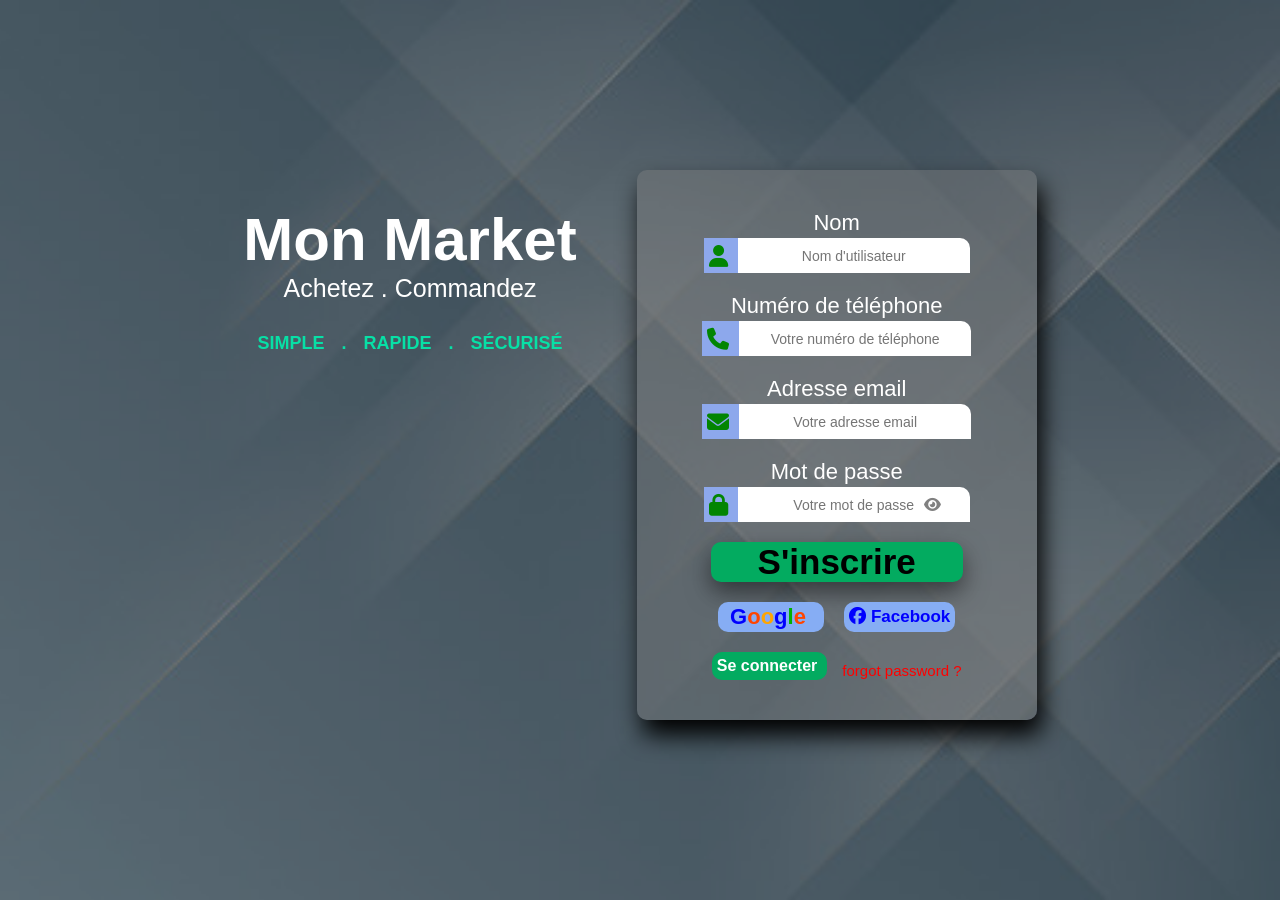
<file: singup.html>
<!doctype html>
<html lang="fr">
  <head>
    <meta charset="UTF-8" />
    <meta
      name="viewport"
      content="width=device-width, initial-scale=1.0, maximum-scale=1.0, user-scalable=no"
    />
    <title>Mon Market-Singup</title>
    <link rel="icon" type="image/png" href="logo.png" />
    <link rel="stylesheet" href="fontawesome-free-6.6.0-web/css/all.min.css" />
    <link rel="stylesheet" href="singup.css" />
  </head>
  <body>
    <div class="bgexterieurr">
      <img src="fond4.jpg" alt="Fond" class="bg-image" />

      <div class="sombre"></div>
    </div>

    <div class="center">
      <div class="titre">
        <h1>Mon Market</h1>

        <p class="style">Achetez . Commandez</p>
        <div class="top-text">
          SIMPLE <span>.</span> RAPIDE <span>.</span> SÉCURISÉ
        </div>
      </div>
      <form action="">
        <div class="log">
          <label for="">Nom</label>
          <div class="boxname">
            <div class="utilisat">
              <span id="s"><i class="fa fa-user"></i></span>
              <input id="user" type="text" placeholder="Nom d'utilisateur" />
            </div>
            <div class="errorname">nom invalide</div>
            <div class="valid_name">nom valide</div>
          </div>

          <label>Numéro de téléphone</label>
          <div class="boxnum">
            <div class="num">
              <span id="s"><i class="fa fa-phone"></i></span>
              <input
                id="tel"
                type="tel"
                placeholder="Votre numéro de téléphone"
              />
            </div>
            <div class="errornum">numéro invalidé</div>
            <div class="valid_num">numéro validé</div>
          </div>

          <label for="">Adresse email</label>
          <div class="boxemail">
            <div class="mail">
              <span id="s"><i class="fa fa-envelope"></i></span>
              <input
                id="email"
                type="email"
                placeholder="Votre adresse email"
              />
            </div>
            <div class="errortxt">email invalidé</div>
            <div class="valid_email">email validé</div>
          </div>

          <label for="">Mot de passe</label>
          <div class="boxemdp">
            <div class="mail">
              <span id="s"><i class="fa fa-lock"></i></span>
              <input
                id="mdp"
                type="password"
                placeholder="Votre mot de passe"
              />
              <span id="lock"><i class="fa fa-eye"></i></span>
            </div>
            <div class="errormdp">mot de passe invalidé</div>
            <div class="valid_mdp">mot de passe validé</div>
          </div>

          <button type="submit" class="btn-enter">S'inscrire</button>
          <div class="rapide">
            <button id="google">
              <span id="g">G</span><span id="o">o</span><span id="oo">o</span
              ><span id="gg">g</span><span id="l">l</span><span id="e">e</span>
            </button>
            <button id="facebook">
              <span><i class="fa-brands fa-facebook"></i></span>Facebook
            </button>
          </div>
          <div class="op">
            <p id="singup"><a href="login.html">Se connecter</a></p>
            <p id="forgot">forgot password ?</p>
          </div>
        </div>
      </form>
    </div>
    <script src="singup.js"></script>
  </body>
</html>
</file>
<file: index.css>
* {
  margin: 0;
  padding: 0;
  box-sizing: border-box;
  font-family: sans-serif;
}

body,
html {
  width: 100%;
  height: 100%;
  background:
    linear-gradient(rgba(0, 0, 0, 0.576), rgba(0, 0, 0, 0.509)), url(fond4.jpg);
  background-size: cover;
}

.grand {
  display: flex;
  align-items: center;
  color: white;
}

.contenu {
  z-index: 2;
  width: 100%;
  max-width: 1400px;
  margin: auto;
  padding: 60px 6%;
}

.top-text {
  color: #12e6ae;
  font-size: 18px;
  font-weight: 700;
  margin-bottom: 25px;
}

.top-text span {
  margin: 0 12px;
}

h1 {
  max-width: 850px;
  font-size: 65px;
  font-weight: bold;
  margin-bottom: 25px;
}

h2 {
  max-width: 850px;
  font-size: 45px;
  font-weight: bold;
}

.description {
  max-width: 780px;
  font-size: 20px;
  line-height: 1.5;
  color: #eeeeee;
  margin-bottom: 35px;
}

.buttons {
  display: flex;
  gap: 30px;
  align-items: center;
  margin-bottom: 60px;
}

.btn {
  min-height: 62px;
  padding: 0 28px;
  border-radius: 10px;
  display: flex;
  align-items: center;
  justify-content: center;
  gap: 18px;
  font-size: 19px;
  font-weight: 600;
  text-decoration: none;
  transition: 0.3s ease;
  background: #10dca6;
  color: white;
  min-width: 385px;
}

.btn i {
  font-size: 20px;
}

.btn:hover {
  background: #027c5b;
  transform: translateY(-4px);
}

.btn2 {
  min-height: 62px;
  padding: 16px;
  border-radius: 10px;
  display: flex;
  align-items: center;
  justify-content: center;
  gap: 18px;
  font-size: 19px;
  font-weight: 600;
  text-decoration: none;
  transition: 0.3s ease;
  background: #027c5b;
  color: white;
  min-width: 235px;
}
.btn2:hover {
  background: #0bc795;
  transform: translateY(-4px);
}

.btn3 {
  min-height: 62px;
  padding: 14px;
  border-radius: 10px;
  display: flex;
  align-items: center;
  justify-content: center;
  gap: 18px;
  font-size: 19px;
  font-weight: 600;
  text-decoration: none;
  transition: 0.3s ease;
  border: 2px solid white;
  color: white;
  min-width: 180px;
}

.btn3:hover {
  background: white;
  color: #063f3d;
}

.avantages {
  display: flex;
  align-items: center;
  gap: 80px;
}

.feature {
  display: flex;
  align-items: center;
  gap: 15px;
  font-size: 19px;
  font-weight: 500;
}

.feature i {
  font-size: 28px;

  width: 32px;

  text-align: center;
}

@media (max-width: 940px) {
  .contenu {
    padding: 50px 5%;
  }

  h1 {
    font-size: 48px;
  }
  h2 {
    font-size: 38px;
  }

  .description {
    font-size: 18px;
    max-width: 650px;
  }

  .avantages {
    gap: 35px;
  }

  .feature {
    font-size: 16px;
  }

  .btn {
    min-width: 320px;
  }

  .btn2 {
    min-width: 200px;
  }
  .btn3 {
    min-width: 180px;
  }
}

@media (max-width: 760px) {
  .grand {
    min-height: 100vh;

    background-position: center;
  }

  .contenu {
    padding: 50px 25px;
  }

  .top-text {
    font-size: 13px;
    margin-bottom: 20px;
  }

  .top-text span {
    margin: 0 5px;
  }

  h1 {
    font-size: 38px;
    margin-bottom: 20px;
  }
  h2 {
    font-size: 28px;
    margin-bottom: 20px;
  }

  .description {
    font-size: 16px;
    margin-bottom: 30px;
  }

  .buttons {
    flex-direction: column;
    gap: 15px;
    margin-bottom: 40px;
  }

  .btn {
    width: 100%;
    min-width: 0;
    min-height: 55px;
    font-size: 16px;
  }
  .btn2 {
    width: 100%;
    min-width: 0;
    min-height: 55px;
    font-size: 16px;
  }
  .btn3 {
    width: 100%;
    min-width: 0;
    min-height: 55px;
    font-size: 16px;
  }

  .avantages {
    display: flex;
    gap: 22px;
  }

  .feature {
    font-size: 16px;
  }

  .feature i {
    font-size: 23px;
  }
}
.paiment {
  margin-top: 10px;
  text-align: center;
}
.paiment h1 {
  font-size: 24px;
  margin-bottom: 30px;
  text-align: center;
}
.paiementmethods {
  display: flex;
  justify-content: center;
  gap: 20px;
  font-size: 18px;
  cursor: pointer;
}
.paiementmethods span {
  padding: 10px 20px;
  border: 1px solid white;
  border-radius: 5px;
}
.paiementmethods span:hover {
  background-color: #10dca6;
  color: white;
}
.avantages {
  display: flex;
  align-items: center;
  gap: 80px;
  margin-top: 40px;
}

.site-footer {
  padding: 28px 6%;
  background: rgba(7, 20, 31, 0.96);
  color: #eeeeee;
}

.footer-content,
.footer-bottom {
  display: flex;
  align-items: center;
  justify-content: space-between;
  gap: 20px;
  max-width: 1400px;
  margin: 0 auto;
}

.footer-brand {
  color: white;
  font-size: 24px;
  font-weight: bold;
  text-decoration: none;
  white-space: nowrap;
}

.footer-brand span {
  color: #10dca6;
}

.footer-links {
  display: flex;
  flex-wrap: wrap;
  justify-content: center;
  gap: 24px;
}

.footer-links a {
  color: #eeeeee;
  text-decoration: none;
  transition: color 0.2s ease;
}

.footer-links a:hover {
  color: #10dca6;
}

.footer-bottom {
  margin-top: 20px;
  padding-top: 16px;
  border-top: 1px solid rgba(255, 255, 255, 0.2);
  color: #c8d0d5;
  font-size: 14px;
}

@media (max-width: 600px) {
  .site-footer {
    padding: 24px 20px;
  }

  .footer-content,
  .footer-bottom {
    flex-direction: column;
    text-align: center;
  }

  .footer-links {
    gap: 16px;
  }

  .footer-bottom {
    gap: 8px;
  }
}
.mesproduits {
  display: flex;
  flex-wrap: wrap;
  justify-content: center;
  gap: 20px;
  margin-top: 40px;
}
.produits {
  display: flex;
  gap: 20px;
  align-items: center;
  justify-content: center;
  gap: 20px;
  margin-top: 40px;
}
.produit {
  width: 250px;
  background-color: #f5f5f5;
  border-radius: 8px;
  overflow: hidden;
  box-shadow: 0 2px 10px rgba(0, 0, 0, 0.1);
}
.produit:hover {
  transform: translateY(-5px);
  border: 2px solid #10dca6;
  box-shadow: 0 4px 15px #10dca6;
  transition: 0.3s ease-in;
}
.produit img {
  width: 100%;
  height: 240px;
}
.produit h3 {
  font-size: 18px;
  margin: 10px;
  color: #333;
}
.arrow {
  display: flex;
  justify-content: center;
  margin-top: 20px;
  cursor: pointer;
  font-size: 28px;
}

@media (max-width: 940px) {
  .mesproduits > h1,
  .mesproduits > .produits {
    flex: 0 0 100%;
  }

  .produits {
    position: relative;
    flex-wrap: wrap;
    align-items: stretch;
    gap: 12px;
    padding: 0 32px;
  }

  .produit {
    width: calc((100% - 12px) / 2);
    min-width: 0;
  }

  .arrow {
    position: absolute;
    top: 50%;
    align-items: center;
    margin-top: 0;
    transform: translateY(-50%);
    z-index: 1;
  }

  .arrow:first-child {
    left: 0;
  }

  .arrow:last-child {
    right: 0;
  }
}

@media (max-width: 600px) {
  .mesproduits {
    margin-top: 24px;
  }

  .produit h3 {
    font-size: 16px;
  }
}
</file>
<file: compte.css>
* {
  margin: 0;
  padding: 0;
  box-sizing: border-box;
  font-family: sans-serif;
}
body {
  background: #f4f4f4;
}

.profilcompte {
  display: flex;
  align-items: center;
  gap: 40px;
  background-color: white;
  border-radius: 5px;
  width: 1290px;
  height: 110px;
  margin-left: 25px;
  margin-top: 10px;
  cursor: pointer;
}
.profilcompte span {
  font-size: 80px;
  display: flex;
  align-items: center;
  margin-left: 15px;
}
@media (max-width: 768px) {
  .profilcompte {
    width: 427px;
  }
}
.menu-gestion {
  padding: 25px;
}

.option-item {
  background: white;
  padding: 15px;
  margin-bottom: 8px;
  border-radius: 8px;
  display: flex;
  align-items: center;
  justify-content: space-between;
  text-decoration: none;
  color: #333;
  box-shadow: 0 1px 3px rgba(0, 0, 0, 0.1);
}

.option-text {
  display: flex;
  align-items: center;
  gap: 15px;
}

.logout {
  margin-top: 20px;
  color: #d9534f;
  font-weight: bold;
  justify-content: center;
}

:root {
  --bg-color: #e2e1e1;
  --text-color: #333333;
  --card-bg: #ffffff;
}

body.dark-mode {
  --bg-color: #121212;
  --text-color: #ffffff;
  --card-bg: #1e1e1e;
}

body {
  background-color: var(--bg-color);
  color: var(--text-color);
  transition: color 0.3s;
}

.navbar {
  background: #0d1a2b;
  padding: 10px;
  position: sticky;
  top: 0;
  z-index: 100;
  display: flex;
  justify-content: space-between;
  gap: 20px;
}

.nav-top {
  display: flex;
  align-items: center;
  gap: 12px;
  margin-bottom: 10px;
  margin-left: 40px;
}

.logo {
  height: 35px;
  width: auto;
}

.cherche {
  flex: 1;
  display: flex;
  background: white;
  border-radius: 6px;
  overflow: hidden;
  margin-left: 15px;
  width: 500px;
}

.cherche input {
  flex: 1;
  border: none;
  padding: 10px;
  outline: none;
}

.cherche button {
  background: #03ab60;
  border: none;
  padding: 0 15px;
  font-size: 1.2rem;
}

.nav-bottom {
  display: flex;
  gap: 20px;
  overflow-x: auto;
  padding-bottom: 5px;
  scrollbar-width: none;
  margin-right: 45px;
}

.nav-bottom::-webkit-scrollbar {
  display: none;
}

.nav-bottom a {
  color: white;
  text-decoration: none;
  font-size: 0.95rem;
  white-space: nowrap;
}

.menu-toggle {
  display: none;
  align-items: center;
  justify-content: center;
  background: transparent;
  color: white;
  border: none;
  font-size: 25px;
  margin-left: 22px;
}
#iconnav {
  display: flex;
  flex-direction: column;
  align-items: center;
  text-align: left;
  gap: 4px;
}
#iconnav:hover {
  background-color: #2ea871;
  border-radius: 10px;
}

#iconnav span {
  color: #3eeabc;
  font-size: 18px;
}

#iconnav div {
  font-size: 16px;
}

@media (max-width: 768px) {
  .nav-bottom {
    display: none;
    flex-direction: column;
    align-items: center;
    justify-content: center;
    text-align: center;
    width: 100%;
    padding: 12px 0;
  }

  .nav-bottom.active {
    display: flex;
  }

  #iconnav {
    display: flex;
    flex-direction: row;
    align-items: center;
    width: 100%;
    gap: 10px;
    margin: 0 auto;
    text-align: center;
  }

  #iconnav span,
  #iconnav div {
    display: flex;
    align-items: center;
    justify-content: center;
  }
}

#montitre {
  color: white;
  font-size: 30px;
  font-weight: bold;
  margin-left: 5px;
}

#montitre span {
  color: #03ab60;
}

@media (max-width: 768px) {
  main {
    padding: 20px 12px !important;
  }

  .navbar {
    position: sticky;
    flex-wrap: wrap;
    gap: 10px;
  }

  .nav-top {
    width: 100%;
    margin-left: 0;
    margin-bottom: 0;
  }

  .cherche {
    width: 100%;
    min-width: 0;
    margin-left: 0;
    flex: 1;
  }

  .cherche input {
    min-width: 0;
    width: 100%;
  }

  .cherche button {
    min-width: 42px;
    flex-shrink: 0;
  }

  .menu-toggle {
    display: flex;
    align-items: center;
    justify-content: center;
  }

  .nav-bottom {
    position: absolute;
    top: 100%;
    left: 0;
    right: 0;
    flex-direction: column;
    gap: 10px;
    background: rgba(13, 26, 43, 0.98);
    padding: 12px 15px 15px;
    margin: 0;
    z-index: 200;
  }

  .nav-bottom.active {
    display: flex;
  }
  #montitre {
    font-size: 29px;
  }
}

@media (max-width: 768px) {
  .nav-top {
    flex-wrap: wrap;
  }

  .cherche {
    flex: 0 0 100%;
  }

  .profilcompte {
    width: calc(100% - 30px);
    max-width: 1290px;
    min-height: 96px;
    height: auto;
    margin: 10px 15px 0;
    padding: 12px;
    gap: 16px;
  }

  .profilcompte span {
    flex: 0 0 auto;
    font-size: 56px;
    margin-left: 0;
  }

  .textcompte {
    min-width: 0;
    overflow-wrap: anywhere;
  }

  .textcompte h1 {
    font-size: clamp(20px, 5vw, 28px);
  }

  .menu-gestion {
    padding: 20px 15px;
  }

  .option-item,
  .option-text {
    min-width: 0;
  }

  .option-text {
    gap: 10px;
  }
}
</file>
<file: electronique.css>
* {
  margin: 0;
  padding: 0;
  box-sizing: border-box;
  font-family: sans-serif;
}

:root {
  --bg-color: #dbdada;
  --text-color: #333333;
  --card-bg: #ffffff;
}

body.dark-mode {
  --bg-color: #121212;
  --text-color: #ffffff;
  --card-bg: #1e1e1e;
}

body {
  background: var(--bg-color);
  color: var(--text-color);
  transition: color 0.3s;
}

.container {
  max-width: 1200px;
  margin: 20px auto;
  padding: 20px;
}

h1 {
  color: #232f3e;
  text-align: center;
  margin-bottom: 30px;
  font-size: 2rem;
}

.products-grid {
  display: grid;
  grid-template-columns: repeat(3, 1fr);
  gap: 15px;
}

@media (min-width: 768px) {
  .products-grid {
    grid-template-columns: repeat(3, 1fr);
  }
}

@media (min-width: 1024px) {
  .products-grid {
    grid-template-columns: repeat(5, 1fr);
  }
}

.product-card {
  background: white;
  color: var(--text-color);
  border-radius: 4px;
  overflow: hidden;
  display: flex;
  flex-direction: column;
  text-align: center;
  box-shadow: 0 4px 16px rgba(0, 0, 0, 0.1);
  max-width: 200px;
  margin: 0 auto;
}

.product-card:hover {
  transform: translateY(-4px);
  transition: 0.2s ease-in;
}

.product-image {
  width: 100%;
  height: 180px;
  background: #f0f0f0;
  border-radius: 8px;
  display: flex;
  align-items: center;
  justify-content: center;
  font-size: 2.5rem;
  margin-bottom: 10px;
  overflow: hidden;
}

.product-image img {
  width: auto;
  height: auto;
  max-width: 100%;
  max-height: 100%;
  object-fit: contain;
  border-radius: 8px;
}

.product-name {
  font-weight: bold;
  color: #333;
  font-size: 0.7rem;
  height: auto;
  display: -webkit-box;
  -webkit-line-clamp: 3;
  line-clamp: 3;
  -webkit-box-orient: vertical;
  overflow: hidden;
}

.product-price {
  color: #b12704;
  font-weight: bold;
  font-size: 0.75rem;
  padding: 5px 0;
}

.btn-buy,
.btn-acheter {
  background: #03ab60;
  color: black;
  border: none;
  padding: 8px 0;
  margin-top: 10px;
  border-radius: 4px;
  cursor: pointer;
  font-weight: bold;
  font-size: 0.9rem;
  transition: background 0.3s ease;
  width: 100%;
  -webkit-appearance: none;
  appearance: none;
  min-height: 44px;
  display: block;
  text-decoration: none;
  text-align: center;
}

.btn-buy:hover,
.btn-acheter:hover {
  background: #12e6ae;
}

.btn-buy:active,
.btn-acheter:active {
  background: #e68a00;
  transform: scale(0.98);
}

.back-btn {
  display: flex;
  align-items: center;
  gap: 5px;
  margin-top: 22px;
  margin-left: 10px;
  text-decoration: none;
  font-size: 1.5rem;
  color: var(--text-color);
  h2 {
    font-size: 27px;
  }
}
.back-btn:hover {
  color: #03ab60;
}
body {
  background-color: var(--bg-color);
  color: var(--text-color);
  transition:
    background 0.3s,
    color 0.3s;
}
.navbar {
  background: #0d1a2b;
  padding: 10px;
  position: sticky;
  top: 0;
  z-index: 100;
  display: flex;
  justify-content: space-between;
  gap: 20px;
}

.nav-top {
  display: flex;
  align-items: center;
  gap: 12px;
  margin-bottom: 10px;
  margin-left: 40px;
}

.logo {
  height: 35px;
  width: auto;
}

.cherche {
  flex: 1;
  display: flex;
  background: white;
  border-radius: 6px;
  overflow: hidden;
  margin-left: 15px;
  width: 500px;
}

.cherche input {
  flex: 1;
  border: none;
  padding: 10px;
  outline: none;
}

.cherche button {
  background: #03ab60;
  border: none;
  padding: 0 15px;
  font-size: 1.2rem;
}

.nav-bottom {
  display: flex;
  gap: 20px;
  overflow-x: auto;
  padding-bottom: 5px;
  scrollbar-width: none;
  margin-right: 45px;
}

.nav-bottom::-webkit-scrollbar {
  display: none;
}

.nav-bottom a {
  color: white;
  text-decoration: none;
  font-size: 0.95rem;
  white-space: nowrap;
}

.menu-toggle {
  display: none;
  align-items: center;
  justify-content: center;
  background: transparent;
  color: white;
  border: none;
  font-size: 25px;
  margin-left: 22px;
}
#iconnav {
  display: flex;
  flex-direction: column;
  align-items: center;
  text-align: left;
  gap: 4px;
}
#iconnav:hover {
  background-color: #2ea871;
  border-radius: 10px;
}

#iconnav span {
  color: #3eeabc;
  font-size: 18px;
}

#iconnav div {
  font-size: 16px;
}

@media (max-width: 768px) {
  .nav-bottom {
    display: none;
    flex-direction: column;
    align-items: center;
    justify-content: center;
    text-align: center;
    width: 100%;
    padding: 12px 0;
  }

  .nav-bottom.active {
    display: flex;
  }

  #iconnav {
    display: flex;
    flex-direction: row;
    align-items: center;
    width: 100%;
    gap: 10px;
    margin: 0 auto;
    text-align: center;
  }

  #iconnav span,
  #iconnav div {
    display: flex;
    align-items: center;
    justify-content: center;
  }
}

#montitre {
  color: white;
  font-size: 30px;
  font-weight: bold;
  margin-left: 5px;
}

#montitre span {
  color: #03ab60;
}

@media (max-width: 768px) {
  main {
    padding: 20px 12px !important;
  }

  .navbar {
    position: sticky;
    flex-wrap: wrap;
    gap: 10px;
  }

  .nav-top {
    width: 100%;
    margin-left: 0;
    margin-bottom: 0;
  }

  .cherche {
    width: 100%;
    min-width: 0;
    margin-left: 0;
    flex: 1;
  }

  .cherche input {
    min-width: 0;
    width: 100%;
  }

  .cherche button {
    min-width: 42px;
    flex-shrink: 0;
  }

  .menu-toggle {
    display: flex;
    align-items: center;
    justify-content: center;
  }

  .nav-bottom {
    position: absolute;
    top: 100%;
    left: 0;
    right: 0;
    flex-direction: column;
    gap: 10px;
    background: rgba(13, 26, 43, 0.98);
    padding: 12px 15px 15px;
    margin: 0;
    z-index: 200;
  }

  .nav-bottom.active {
    display: flex;
  }
  #montitre {
    font-size: 29px;
  }
}

@media (max-width: 768px) {
  .nav-top {
    flex-wrap: wrap;
  }

  .cherche {
    flex: 0 0 100%;
  }

  .product-price {
    font-size: clamp(0.65rem, 2.5vw, 0.85rem);
    line-height: 1.2;
  }
}
</file>
<file: home.css>
* {
  margin: 0;
  padding: 0;
  box-sizing: border-box;
  font-family: sans-serif;
}

:root {
  --bg-color: #f4f4f4;
  --text-color: #333333;
  --card-bg: #ffffff;
}

body.dark-mode {
  --bg-color: #121212;
  --text-color: #ffffff;
  --card-bg: #1e1e1e;
}

body {
  background: var(--bg-color);
  color: var(--text-color);
  transition: color 0.3s;
}

.navbar {
  background: #0d1a2b;
  padding: 10px;
  position: sticky;
  top: 0;
  z-index: 100;
  display: flex;
  justify-content: space-between;
  gap: 20px;
}

.nav-top {
  display: flex;
  align-items: center;
  gap: 12px;
  margin-bottom: 10px;
  margin-left: 40px;
}

.logo {
  height: 35px;
  width: auto;
}

.cherche {
  flex: 1;
  display: flex;
  background: white;
  border-radius: 6px;
  overflow: hidden;
  margin-left: 15px;
  width: 500px;
}

.cherche input {
  flex: 1;
  border: none;
  padding: 10px;
  outline: none;
}

.cherche button {
  background: #03ab60;
  border: none;
  padding: 0 15px;
  font-size: 1.2rem;
}

.nav-bottom {
  display: flex;
  gap: 20px;
  overflow-x: auto;
  padding-bottom: 5px;
  scrollbar-width: none;
  margin-right: 45px;
}

.nav-bottom::-webkit-scrollbar {
  display: none;
}

.nav-bottom a {
  color: white;
  text-decoration: none;
  font-size: 0.95rem;
  white-space: nowrap;
}

.debut {
  display: flex;
  justify-content: center;
  gap: 20px;
}
.promo {
  background: url(img/offres.jpg);
  background-size: cover;
  border-radius: 10px;
  width: 700px;
  height: 200px;
  display: flex;
  flex-direction: column;
  box-shadow: 0 5px 16px black;
}

.promo h1 {
  color: white;
  font-size: 25px;
  text-align: left;
  margin: 10px;
}
.promo p {
  color: rgb(217, 207, 207);
  font-size: 14px;
  text-align: left;
  margin: 10px;
  margin-top: -5px;
}

#voirplus {
  background-color: #03ab60;
  border: none;
  outline: none;
  border-radius: 10px;
  padding: 5px;
  padding-right: 10px;
  cursor: pointer;
  a {
    text-decoration: none;
    color: white;
    font-size: 16px;
  }
}
#voirplus:hover {
  background-color: #12e6ae;
  transform: translateY(-4px);
  transition: 0.2s ease-in;
}
.livre {
  background: radial-gradient(rgba(0, 0, 255, 0.62));
  border-radius: 10px;
  width: 400px;
  height: 200px;
  position: relative;
  box-shadow: 0 8px 16px black;
}
.livre h1 {
  color: white;
  font-size: 25px;
  text-align: left;
  margin: 10px;
}
.livre p {
  color: rgb(217, 207, 207);
  font-size: 14px;
  text-align: left;
  margin: 10px;
}
.livre img {
  margin-top: -25px;
  width: 200px;
  height: 120px;
}
.mad {
  display: flex;
}
.iconmada img {
  margin-top: 10px;
  width: 100px;
  height: 60px;
}
.livre #m {
  color: white;
}
.livre #a {
  color: red;
}
.livre #s {
  color: rgb(2, 190, 2);
}

.menu-toggle {
  display: none;
  align-items: center;
  justify-content: center;
  background: transparent;
  color: white;
  border: none;
  font-size: 25px;
  margin-left: 22px;
}

.product-grid {
  display: grid;
  grid-template-columns: repeat(5, 1fr);
  gap: 10px;
  padding: 55px 65px;
  margin-top: -45px;
}

@media (max-width: 600px) {
  .product-grid {
    grid-template-columns: repeat(3, 1fr);
    gap: 10px;
    padding: 15px;
  }
}
.product-card {
  max-width: 110px;
  margin: 0 auto;
}

.product-card {
  background: white;
  border-radius: 4px;
  overflow: hidden;
  display: flex;
  flex-direction: column;
  box-shadow: 0 4px 16px rgba(0, 0, 0, 0.1);
  max-width: 200px;
  margin: 0 auto;
}
.product-card:hover {
  transform: translateY(-4px);
  transition: 0.2s ease-in;
}

.product-image {
  width: 100%;
  height: 180px;
  background: #f0f0f0;
  border-radius: 8px;
  display: flex;
  align-items: center;
  justify-content: center;
  margin-bottom: 10px;
  overflow: hidden;
}

.product-image img {
  width: auto;
  height: auto;
  max-width: 100%;
  max-height: 100%;
  object-fit: contain;
  border-radius: 8px;
}

.product-info {
  padding: 2px;
  text-align: center;
}
.product-title {
  font-size: 0.7rem;
  color: #333;
  height: auto;
  overflow: hidden;
  display: -webkit-box;
  -webkit-line-clamp: 3;
  -webkit-box-orient: vertical;
}
.product-price {
  font-size: 0.75rem;
  padding: 5px 0;
  font-weight: bold;
  color: #b12704;
}

.btn-acheter {
  display: block;
  background-color: #03ab60;
  color: black;
  text-align: center;
  padding: 8px 0;
  margin-top: 10px;
  text-decoration: none;
  font-weight: bold;
  font-size: 0.8rem;
  border-radius: 4px;
}
.btn-acheter:hover {
  background-color: #12e6ae;
}
.btn-acheter:active {
  background-color: #e68a00;
  transform: scale(0.98);
}

:root {
  --bg-color: #e2e1e1;
  --text-color: #141414;
  --card-bg: #ffffff;
}

body.dark-mode {
  --bg-color: #121212;
  --text-color: #ffffff;
  --card-bg: #1e1e1e;
}

body {
  background-color: var(--bg-color);
  color: var(--text-color);
  transition: color 0.3s;
}

#iconnav {
  display: flex;
  flex-direction: column;
  align-items: center;
  text-align: left;
  gap: 4px;
}
#iconnav:hover {
  background-color: #2ea871;
  border-radius: 10px;
}

#iconnav span {
  color: #3eeabc;
  font-size: 18px;
}

#iconnav div {
  font-size: 16px;
}

@media (max-width: 768px) {
  .nav-bottom {
    display: none;
    flex-direction: column;
    align-items: center;
    justify-content: center;
    text-align: center;
    width: 100%;
    padding: 12px 0;
  }

  .nav-bottom.active {
    display: flex;
  }

  #iconnav {
    display: flex;
    flex-direction: row;
    align-items: center;
    width: 100%;
    gap: 10px;
    margin: 0 auto;
    text-align: center;
  }

  #iconnav span,
  #iconnav div {
    display: flex;
    align-items: center;
    justify-content: center;
  }
}

#montitre {
  color: white;
  font-size: 30px;
  font-weight: bold;
  margin-left: 5px;
}

#montitre span {
  color: #03ab60;
}

@media (max-width: 768px) {
  main {
    padding: 20px 12px !important;
  }

  .navbar {
    position: sticky;
    flex-wrap: wrap;
    gap: 10px;
  }

  .nav-top {
    width: 100%;
    margin-left: 0;
    margin-bottom: 0;
    flex-wrap: wrap;
  }

  .cherche {
    width: 100%;
    min-width: 0;
    margin-left: 0;
    flex: 0 0 100%;
  }

  .cherche input {
    min-width: 0;
    width: 100%;
  }

  .cherche button {
    min-width: 42px;
    flex-shrink: 0;
  }

  .menu-toggle {
    display: flex;
    align-items: center;
    justify-content: center;
  }

  .nav-bottom {
    position: absolute;
    top: 100%;
    left: 0;
    right: 0;
    flex-direction: column;
    gap: 10px;
    background: rgba(13, 26, 43, 0.98);
    padding: 12px 15px 15px;
    margin: 0;
    z-index: 200;
  }

  .nav-bottom.active {
    display: flex;
  }

  .debut {
    display: flex;
    gap: 12px;
    flex-wrap: nowrap;
  }

  .promo,
  .livre {
    display: flex;
    flex: 1;
    min-width: 0;
    overflow: hidden;
  }

  .promo {
    width: 50%;
    min-height: 200px;
    background-image:
      linear-gradient(rgba(0, 0, 0, 0.58), rgba(0, 0, 0, 0.58)),
      url(img/offres.jpg);
    background-position: 50% center;
  }

  .promo h1 {
    font-size: clamp(18px, 3vw, 25px);
  }

  .promo p {
    font-size: 12px;
    color: white;
  }
  .hh {
    margin-top: 30px;
    margin-bottom: 40px;
  }
  .livre {
    width: 50%;
    flex-direction: column;
    position: relative;
    padding: 8px 8px 44px;
  }

  .livre h1 {
    font-size: clamp(16px, 3vw, 25px);
    margin: 0 0 8px;
  }

  .livre p {
    font-size: 12px;
    margin: 0 0 8px;
  }

  .mad {
    display: flex;
    align-items: center;
    justify-content: space-between;
    gap: 8px;
  }

  .iconmada {
    display: flex;
    align-items: center;
    justify-content: center;
    min-width: 70px;
  }

  .iconmada img {
    width: 70px;
    height: auto;
    margin: 0;
    display: block;
    filter: none;
    transform: translateZ(0);
    -webkit-backface-visibility: hidden;
    backface-visibility: hidden;
  }

  .livre > img {
    position: absolute;
    right: 6px;
    bottom: 0;
    width: 120px;
    height: auto;
    margin: 0;
    object-fit: contain;
    transform: translateZ(0);
    -webkit-backface-visibility: hidden;
    backface-visibility: hidden;
  }

  .livre #voirplus {
    position: absolute;
    left: 12px;
    bottom: 10px;
    margin: 0;
    z-index: 2;
  }
  #montitre {
    font-size: 29px;
  }
}
</file>
<file: login.css>
* {
  margin: 0;
  padding: 0;
  box-sizing: border-box;
  font-family: sans-serif;
}

body,
html {
  width: 100%;
  height: 100%;
  background-color: #000;
}

.bgexterieurr {
  position: fixed;
  top: 0;
  left: 0;
  width: 100%;
  height: 100%;
  z-index: 1;
}

.bg-image {
  width: 100%;
  height: 100%;
  object-fit: cover;
  display: block;
}

.sombre {
  position: absolute;
  top: 0;
  left: 0;
  width: 100%;
  height: 100%; /* Prend toute la place */
  background: rgba(0, 0, 0, 0.517);
}

.center {
  position: absolute;
  top: 50%;
  left: 50%;
  transform: translate(-50%, -50%);
  z-index: 10;
  text-align: center;
  justify-content: center;
  width: 90%;
  color: white;
  display: flex;
  gap: 60px;
}

h1 {
  font-size: 60px;
  margin-top: 25px;
}
.style {
  font-size: 25px;
  margin-bottom: 30px;
}
.top-text {
  color: #07e0a6;
  font-size: 18px;
  font-weight: 700;
  margin-bottom: 25px;
}
.top-text span {
  margin: 12px;
}

/* LE BOUTON ENTRER */
.btn-enter {
  display: inline-block;
  background: #03ab60;
  color: #000;
  text-decoration: none;
  font-weight: bold;
  font-size: 35px;
  border-radius: 10px;
  box-shadow: 0 10px 25px rgba(0, 0, 0, 0.5);
  width: 63%;
  border: none;
}
.btn-enter:hover {
  background-color: #34f19c;
  transform: translateY(-5px);
  transition: 0.3s ease-in all;
}
.log {
  display: flex;
  flex-direction: column;
  gap: 20px;
  justify-content: center;
  align-items: center;
  margin: auto;
  width: 400px;
  height: 550px;
  background-color: rgba(128, 128, 128, 0.391);
  border-radius: 10px;
  margin-top: -10px;
  box-shadow: 5px 15px 25px black;
}
#user {
  font-size: 120px;
  cursor: pointer;
}
#email {
  width: 100%;
  height: 35px;
  border: none;
  outline: none;
  text-align: center;
  font-size: 18px;
  border-top-right-radius: 10px;
}

#mdp {
  width: 100%;
  height: 35px;
  border: none;
  outline: none;
  text-align: center;
  font-size: 18px;
  border-top-right-radius: 10px;
}
#user::placeholder {
  font-size: 14px;
}
#mdp::placeholder {
  font-size: 14px;
}
#tel::placeholder {
  font-size: 14px;
}
#email::placeholder {
  font-size: 14px;
}
label {
  font-size: 22px;
}

.mail {
  display: flex;
  margin-top: -18px;
}
.num {
  display: flex;
  margin-top: -18px;
}

#s {
  display: flex;
  align-items: center;
  color: rgb(2, 133, 2);
  font-size: 22px;
  background: rgb(141, 168, 236);
  border: none;
  padding-right: 10px;
  padding-left: 5px;
  cursor: pointer;
}
#lock {
  position: absolute;
  color: gray;
  background: none;
  margin-left: 220px;
  display: flex;
  align-items: center;
  margin-top: 10px;
  font-size: 15px;
  cursor: pointer;
  z-index: 1;
  background-color: white;
  padding-right: 12px;
  padding-bottom: 10px;
}
.errortxt {
  color: red;
  font-size: 14px;
  display: none;
}
.valid_email {
  color: green;
  font-size: 14px;
  display: none;
}
.errortxt.active {
  display: block;
}
.valid_email.active {
  display: block;
}

.errormdp {
  color: red;
  font-size: 14px;
  display: none;
}
.valid_mdp {
  color: green;
  font-size: 14px;
  display: none;
}
.errormdp.active {
  display: block;
}
.valid_mdp.active {
  display: block;
}
.rapide {
  display: flex;
  justify-content: center;
  align-items: center;
  gap: 20px;
  width: 200px;
}
#google {
  display: flex;
  justify-content: center;
  align-items: center;
  width: 100%;
  height: 30px;
  background-color: rgb(134, 173, 244);
  border: none;
  outline: none;
  border-radius: 10px;
  font-size: 17px;
  font-weight: bold;
  cursor: pointer;
  padding-right: 18px;
  padding-left: 22px;
  span {
    border: none;
  }
}
#g {
  font-size: 22px;
  color: blue;
  margin-left: -10px;
}
#o {
  font-size: 22px;
  color: orangered;
}
#oo {
  font-size: 22px;
  color: orange;
}
#gg {
  font-size: 22px;
  color: blue;
}
#l {
  font-size: 22px;
  color: rgb(1, 177, 1);
}
#e {
  font-size: 22px;
  color: orangered;
}
#facebook {
  display: flex;
  justify-content: center;
  align-items: center;
  width: 100%;
  height: 30px;
  background-color: rgb(134, 173, 244);
  border: none;
  outline: none;
  border-radius: 10px;
  color: blue;
  font-size: 17px;
  font-weight: bold;
  cursor: pointer;
  padding-right: 5px;
  padding-left: 5px;
  span {
    color: blue;
    padding-right: 5px;
    border: none;
    background: none;
  }
}
#singup a {
  text-decoration: none;
  color: white;
  font-size: 18px;
  font-weight: bold;
}
#singup {
  background-color: #03ab60;
  border-radius: 10px;
  padding: 5px;
  padding-right: 15px;
}
#singup:hover {
  background-color: #7afbc1;
  background: none;
  border: 1px solid white;
  border-radius: 10px;
  padding: 5px;
  padding-right: 15px;
  transform: translateY(-5px);
  transition: 0.3s ease-in all;
}
#facebook:hover {
  background-color: #7afbc1;
  border-radius: 10px;
  padding: 5px;
  transform: translateY(-5px);
  transition: 0.3s ease-in all;
  color: blue;
  span {
    color: blue;
  }
}
#google:hover {
  background-color: #7afbc1;
  border-radius: 10px;
  padding-left: 22px;
  padding-right: 18px;
  transform: translateY(-5px);
  transition: 0.3s ease-in all;
}
.op {
  display: flex;
  gap: 15px;
}
#forgot {
  font-size: 15px;
  color: red;
  cursor: pointer;
  margin-top: 10px;
}
@media (max-width: 600px) {
  .center {
    position: relative;
    top: auto;
    left: auto;
    transform: none;
    width: 100%;
    min-height: 100vh;
    min-height: 100svh;
    padding: 20px 12px;
    align-items: center;
    flex-direction: column;
    gap: 14px;
    margin: 0;
  }

  .center form {
    width: min(100%, 400px);
  }

  .titre h1 {
    font-size: clamp(32px, 9vw, 42px);
    margin-top: 0;
  }

  .style {
    font-size: 18px;
    margin-bottom: 14px;
  }

  .top-text {
    font-size: 13px;
    margin-bottom: 0;
  }

  .log {
    width: 100%;
    height: auto;
    min-height: 0;
    gap: 12px;
    padding: 20px 16px;
    margin: 0;
  }

  .mail {
    width: 100%;
    margin-top: 0;
    position: relative;
  }

  #email,
  #mdp {
    min-width: 0;
    height: 40px;
    font-size: 16px;
  }

  #lock {
    right: 12px;
    top: 50%;
    margin: 0;
    padding: 0;
    transform: translateY(-50%);
    background: transparent;
  }

  label {
    font-size: 18px;
  }

  .btn-enter {
    width: 100%;
    max-width: 280px;
    font-size: 24px;
    padding: 8px;
  }

  .rapide {
    width: 100%;
    max-width: 280px;
    gap: 10px;
  }

  .op {
    flex-wrap: wrap;
    justify-content: center;
    gap: 10px;
  }

  #forgot {
    margin-top: 0;
  }
}
</file>
<file: maison.css>
* {
  margin: 0;
  padding: 0;
  box-sizing: border-box;
  font-family: sans-serif;
}

:root {
  --bg-color: #e2e1e1;
  --text-color: #333333;
  --card-bg: #ffffff;
}

body.dark-mode {
  --bg-color: #121212;
  --text-color: #ffffff;
  --card-bg: #1e1e1e;
}

body {
  background: var(--bg-color);
  color: var(--text-color);
  transition: color 0.3s;
}

.container {
  max-width: 1200px;
  margin: 20px auto;
  padding: 20px;
}

h1 {
  color: #232f3e;
  text-align: center;
  margin-bottom: 30px;
  font-size: 2rem;
}

.products-grid {
  display: grid;
  grid-template-columns: repeat(2, minmax(0, 1fr));
  gap: 15px;
}

@media (min-width: 768px) {
  .products-grid {
    grid-template-columns: repeat(3, minmax(0, 1fr));
  }
}

@media (min-width: 1024px) {
  .products-grid {
    grid-template-columns: repeat(5, minmax(0, 1fr));
  }
}

.product-card {
  background: white;
  color: var(--text-color);
  border-radius: 4px;
  overflow: hidden;
  display: flex;
  flex-direction: column;
  text-align: center;
  box-shadow: 0 4px 16px rgba(0, 0, 0, 0.1);
  width: 100%;
  min-width: 0;
  margin: 0 auto;
}

.product-card:hover {
  transform: translateY(-4px);
  transition: 0.2s ease-in;
}

.product-image {
  width: 100%;
  height: 180px;
  background: #f0f0f0;
  border-radius: 8px;
  display: flex;
  align-items: center;
  justify-content: center;
  font-size: 2.5rem;
  margin-bottom: 10px;
  overflow: hidden;
}

.product-image img {
  width: auto;
  height: auto;
  max-width: 100%;
  max-height: 100%;
  object-fit: contain;
  border-radius: 8px;
}

.product-name {
  font-weight: bold;
  color: #333;
  font-size: 0.7rem;
  height: auto;
  display: -webkit-box;
  -webkit-line-clamp: 3;
  line-clamp: 3;
  -webkit-box-orient: vertical;
  overflow: hidden;
}

.product-price {
  color: #b12704;
  font-weight: bold;
  font-size: 0.75rem;
  padding: 5px 0;
}

.btn-buy,
.btn-acheter {
  background: #03ab60;
  color: black;
  border: none;
  padding: 8px 0;
  margin-top: 10px;
  border-radius: 4px;
  cursor: pointer;
  font-weight: bold;
  font-size: 0.9rem;
  transition: background 0.3s ease;
  width: 100%;
  -webkit-appearance: none;
  appearance: none;
  min-height: 44px;
  display: block;
  text-decoration: none;
  text-align: center;
}

.btn-buy:hover,
.btn-acheter:hover {
  background: #12e6ae;
}

.btn-buy:active,
.btn-acheter:active {
  background: #e68a00;
  transform: scale(0.98);
}

.back-btn {
  display: flex;
  align-items: center;
  gap: 5px;
  margin-top: 22px;
  margin-left: 10px;
  text-decoration: none;
  font-size: 1.5rem;
  color: var(--text-color);
  h2 {
    font-size: 27px;
  }
}
.back-btn:hover {
  color: #03ab60;
}

body {
  background-color: var(--bg-color);
  color: var(--text-color);
  transition:
    background 0.3s,
    color 0.3s;
}
.navbar {
  background: #0d1a2b;
  padding: 10px;
  position: sticky;
  top: 0;
  z-index: 100;
  display: flex;
  justify-content: space-between;
  gap: 20px;
}

.nav-top {
  display: flex;
  align-items: center;
  gap: 12px;
  margin-bottom: 10px;
  margin-left: 40px;
}

.logo {
  height: 35px;
  width: auto;
}

.cherche {
  flex: 1;
  display: flex;
  background: white;
  border-radius: 6px;
  overflow: hidden;
  margin-left: 15px;
  width: 500px;
}

.cherche input {
  flex: 1;
  border: none;
  padding: 10px;
  outline: none;
}

.cherche button {
  background: #03ab60;
  border: none;
  padding: 0 15px;
  font-size: 1.2rem;
}

.nav-bottom {
  display: flex;
  gap: 20px;
  overflow-x: auto;
  padding-bottom: 5px;
  scrollbar-width: none;
  margin-right: 45px;
}

.nav-bottom::-webkit-scrollbar {
  display: none;
}

.nav-bottom a {
  color: white;
  text-decoration: none;
  font-size: 0.95rem;
  white-space: nowrap;
}

.menu-toggle {
  display: none;
  align-items: center;
  justify-content: center;
  background: transparent;
  color: white;
  border: none;
  font-size: 25px;
  margin-left: 22px;
}
#iconnav {
  display: flex;
  flex-direction: column;
  align-items: center;
  text-align: left;
  gap: 4px;
}
#iconnav:hover {
  background-color: #2ea871;
  border-radius: 10px;
}

#iconnav span {
  color: #3eeabc;
  font-size: 18px;
}

#iconnav div {
  font-size: 16px;
}

@media (max-width: 768px) {
  .nav-bottom {
    display: none;
    flex-direction: column;
    align-items: center;
    justify-content: center;
    text-align: center;
    width: 100%;
    padding: 12px 0;
  }

  .nav-bottom.active {
    display: flex;
  }

  #iconnav {
    display: flex;
    flex-direction: row;
    align-items: center;
    width: 100%;
    gap: 10px;
    margin: 0 auto;
    text-align: center;
  }

  #iconnav span,
  #iconnav div {
    display: flex;
    align-items: center;
    justify-content: center;
  }
}

#montitre {
  color: white;
  font-size: 30px;
  font-weight: bold;
  margin-left: 5px;
}

#montitre span {
  color: #03ab60;
}

@media (max-width: 768px) {
  main {
    padding: 20px 12px !important;
  }

  .navbar {
    position: sticky;
    flex-wrap: wrap;
    gap: 10px;
  }

  .nav-top {
    width: 100%;
    margin-left: 0;
    margin-bottom: 0;
  }

  .cherche {
    width: 100%;
    min-width: 0;
    margin-left: 0;
    flex: 1;
  }

  .cherche input {
    min-width: 0;
    width: 100%;
  }

  .cherche button {
    min-width: 42px;
    flex-shrink: 0;
  }

  .menu-toggle {
    display: flex;
    align-items: center;
    justify-content: center;
  }

  .nav-bottom {
    position: absolute;
    top: 100%;
    left: 0;
    right: 0;
    flex-direction: column;
    gap: 10px;
    background: rgba(13, 26, 43, 0.98);
    padding: 12px 15px 15px;
    margin: 0;
    z-index: 200;
  }

  .nav-bottom.active {
    display: flex;
  }
  #montitre {
    font-size: 29px;
  }
}
@media (max-width: 768px) {
  .nav-top {
    flex-wrap: wrap;
  }

  .cherche {
    flex: 0 0 100%;
  }

  .product-price {
    font-size: clamp(0.65rem, 2.5vw, 0.85rem);
    line-height: 1.2;
  }
}
</file>
<file: mode.css>
* {
  margin: 0;
  padding: 0;
  box-sizing: border-box;
  font-family: sans-serif;
}

:root {
  --bg-color: #e2e1e1;
  --text-color: #333333;
  --card-bg: #ffffff;
}

body.dark-mode {
  --bg-color: #121212;
  --text-color: #ffffff;
  --card-bg: #1e1e1e;
}

body {
  background: var(--bg-color);
  color: var(--text-color);
  transition: color 0.3s;
}

.container {
  max-width: 1200px;
  margin: 20px auto;
  padding: 20px;
}

h1 {
  color: #232f3e;
  text-align: center;
  margin-bottom: 30px;
  font-size: 2rem;
}

.products-grid {
  display: grid;
  grid-template-columns: repeat(2, 1fr);
  gap: 15px;
}

@media (min-width: 768px) {
  .products-grid {
    grid-template-columns: repeat(2, 1fr);
  }
}

@media (min-width: 1024px) {
  .products-grid {
    grid-template-columns: repeat(5, 1fr);
  }
}

.product-card {
  background: white;
  color: var(--text-color);
  border-radius: 4px;
  overflow: hidden;
  display: flex;
  flex-direction: column;
  text-align: center;
  box-shadow: 0 4px 16px rgba(0, 0, 0, 0.1);
  max-width: 200px;
  width: 300px;
  margin: 0 auto;
}

.product-card:hover {
  transform: translateY(-4px);
  transition: 0.2s ease-in;
}

.product-image {
  width: 100%;
  height: 180px;
  background: #f0f0f0;
  border-radius: 8px;
  display: flex;
  align-items: center;
  justify-content: center;
  font-size: 2.5rem;
  margin-bottom: 10px;
  overflow: hidden;
}

.product-image img {
  width: auto;
  height: auto;
  max-width: 100%;
  max-height: 100%;
  object-fit: contain;
  border-radius: 8px;
}

.product-name {
  font-weight: bold;
  color: #333;
  font-size: 0.7rem;
  height: auto;
  display: -webkit-box;
  -webkit-line-clamp: 3;
  line-clamp: 3;
  -webkit-box-orient: vertical;
  overflow: hidden;
}

.product-price {
  color: #b12704;
  font-weight: bold;
  font-size: 0.75rem;
  padding: 5px 0;
}

.btn-buy,
.btn-acheter {
  background: #03ab60;
  color: black;
  border: none;
  padding: 8px 0;
  margin-top: 10px;
  border-radius: 4px;
  cursor: pointer;
  font-weight: bold;
  font-size: 0.9rem;
  transition: background 0.3s ease;
  width: 100%;
  -webkit-appearance: none;
  appearance: none;
  min-height: 44px;
  display: block;
  text-decoration: none;
  text-align: center;
}

.btn-buy:hover,
.btn-acheter:hover {
  background: #12e6ae;
}

.btn-buy:active,
.btn-acheter:active {
  background: #e68a00;
  transform: scale(0.98);
}

.back-btn {
  display: flex;
  align-items: center;
  gap: 5px;
  margin-top: 22px;
  margin-left: 10px;
  text-decoration: none;
  font-size: 1.5rem;
  color: var(--text-color);
  h2 {
    font-size: 27px;
  }
}
.back-btn:hover {
  color: #03ab60;
}

body {
  background-color: var(--bg-color);
  color: var(--text-color);
  transition:
    background 0.3s,
    color 0.3s;
}
.navbar {
  background: #0d1a2b;
  padding: 10px;
  position: sticky;
  top: 0;
  z-index: 100;
  display: flex;
  justify-content: space-between;
  gap: 20px;
}

.nav-top {
  display: flex;
  align-items: center;
  gap: 12px;
  margin-bottom: 10px;
  margin-left: 40px;
}

.logo {
  height: 35px;
  width: auto;
}

.cherche {
  flex: 1;
  display: flex;
  background: white;
  border-radius: 6px;
  overflow: hidden;
  margin-left: 15px;
  width: 500px;
}

.cherche input {
  flex: 1;
  border: none;
  padding: 10px;
  outline: none;
}

.cherche button {
  background: #03ab60;
  border: none;
  padding: 0 15px;
  font-size: 1.2rem;
}

.nav-bottom {
  display: flex;
  gap: 20px;
  overflow-x: auto;
  padding-bottom: 5px;
  scrollbar-width: none;
  margin-right: 45px;
}

.nav-bottom::-webkit-scrollbar {
  display: none;
}

.nav-bottom a {
  color: white;
  text-decoration: none;
  font-size: 0.95rem;
  white-space: nowrap;
}

.menu-toggle {
  display: none;
  align-items: center;
  justify-content: center;
  background: transparent;
  color: white;
  border: none;
  font-size: 25px;
  margin-left: 22px;
}
#iconnav {
  display: flex;
  flex-direction: column;
  align-items: center;
  text-align: left;
  gap: 4px;
}
#iconnav:hover {
  background-color: #2ea871;
  border-radius: 10px;
}

#iconnav span {
  color: #3eeabc;
  font-size: 18px;
}

#iconnav div {
  font-size: 16px;
}

@media (max-width: 768px) {
  .nav-bottom {
    display: none;
    flex-direction: column;
    align-items: center;
    justify-content: center;
    text-align: center;
    width: 100%;
    padding: 12px 0;
  }

  .nav-bottom.active {
    display: flex;
  }

  #iconnav {
    display: flex;
    flex-direction: row;
    align-items: center;
    width: 100%;
    gap: 10px;
    margin: 0 auto;
    text-align: center;
  }

  #iconnav span,
  #iconnav div {
    display: flex;
    align-items: center;
    justify-content: center;
  }
}

#montitre {
  color: white;
  font-size: 30px;
  font-weight: bold;
  margin-left: 5px;
}

#montitre span {
  color: #03ab60;
}

@media (max-width: 768px) {
  main {
    padding: 20px 12px !important;
  }

  .navbar {
    position: sticky;
    flex-wrap: wrap;
    gap: 10px;
  }

  .nav-top {
    width: 100%;
    margin-left: 0;
    margin-bottom: 0;
  }

  .cherche {
    width: 100%;
    min-width: 0;
    margin-left: 0;
    flex: 1;
  }

  .cherche input {
    min-width: 0;
    width: 100%;
  }

  .cherche button {
    min-width: 42px;
    flex-shrink: 0;
  }

  .menu-toggle {
    display: flex;
    align-items: center;
    justify-content: center;
  }

  .nav-bottom {
    position: absolute;
    top: 100%;
    left: 0;
    right: 0;
    flex-direction: column;
    gap: 10px;
    background: rgba(13, 26, 43, 0.98);
    padding: 12px 15px 15px;
    margin: 0;
    z-index: 200;
  }

  .nav-bottom.active {
    display: flex;
  }
  #montitre {
    font-size: 29px;
  }
}
@media (max-width: 768px) {
  .nav-top {
    flex-wrap: wrap;
  }

  .cherche {
    flex: 0 0 100%;
  }

  .product-price {
    font-size: clamp(0.65rem, 2.5vw, 0.85rem);
    line-height: 1.2;
  }
}
</file>
<file: personnel.css>
* {
  margin: 0;
  padding: 0;
  box-sizing: border-box;
  font-family: sans-serif;
}
body {
  background: #f4f4f4;
}

:root {
  --bg-color: #e2e1e1;
  --text-color: #333333;
  --card-bg: #ffffff;
}

body.dark-mode {
  --bg-color: #121212;
  --text-color: #ffffff;
  --card-bg: #1e1e1e;
}

body {
  background-color: var(--bg-color);
  color: var(--text-color);
  transition:
    background 0.3s,
    color 0.3s;
}
.navbar {
  background: #0d1a2b;
  padding: 10px;
  position: sticky;
  top: 0;
  z-index: 100;
  display: flex;
  justify-content: space-between;
  gap: 20px;
}

.nav-top {
  display: flex;
  align-items: center;
  gap: 12px;
  margin-bottom: 10px;
  margin-left: 40px;
}

.logo {
  height: 35px;
  width: auto;
}

.cherche {
  flex: 1;
  display: flex;
  background: white;
  border-radius: 6px;
  overflow: hidden;
  margin-left: 15px;
  width: 500px;
}

.cherche input {
  flex: 1;
  border: none;
  padding: 10px;
  outline: none;
}

.cherche button {
  background: #03ab60;
  border: none;
  padding: 0 15px;
  font-size: 1.2rem;
}

.nav-bottom {
  display: flex;
  gap: 20px;
  overflow-x: auto;
  padding-bottom: 5px;
  scrollbar-width: none;
  margin-right: 45px;
}

.nav-bottom::-webkit-scrollbar {
  display: none;
}

.nav-bottom a {
  color: white;
  text-decoration: none;
  font-size: 0.95rem;
  white-space: nowrap;
}

.menu-toggle {
  display: none;
  align-items: center;
  justify-content: center;
  background: transparent;
  color: white;
  border: none;
  font-size: 25px;
  margin-left: 22px;
}
#iconnav {
  display: flex;
  flex-direction: column;
  align-items: center;
  text-align: left;
  gap: 4px;
}
#iconnav:hover {
  background-color: #2ea871;
  border-radius: 10px;
}

#iconnav span {
  color: #3eeabc;
  font-size: 18px;
}

#iconnav div {
  font-size: 16px;
}

@media (max-width: 768px) {
  .nav-bottom {
    display: none;
    flex-direction: column;
    align-items: center;
    justify-content: center;
    text-align: center;
    width: 100%;
    padding: 12px 0;
  }

  .nav-bottom.active {
    display: flex;
  }

  #iconnav {
    display: flex;
    flex-direction: row;
    align-items: center;
    width: 100%;
    gap: 10px;
    margin: 0 auto;
    text-align: center;
  }

  #iconnav span,
  #iconnav div {
    display: flex;
    align-items: center;
    justify-content: center;
  }
}

#montitre {
  color: white;
  font-size: 30px;
  font-weight: bold;
  margin-left: 5px;
}

#montitre span {
  color: #03ab60;
}

@media (max-width: 768px) {
  main {
    padding: 20px 12px !important;
  }

  .navbar {
    position: sticky;
    flex-wrap: wrap;
    gap: 10px;
  }

  .nav-top {
    width: 100%;
    margin-left: 0;
    margin-bottom: 0;
  }

  .cherche {
    width: 100%;
    min-width: 0;
    margin-left: 0;
    flex: 1;
  }

  .cherche input {
    min-width: 0;
    width: 100%;
  }

  .cherche button {
    min-width: 42px;
    flex-shrink: 0;
  }

  .menu-toggle {
    display: flex;
    align-items: center;
    justify-content: center;
  }

  .nav-bottom {
    position: absolute;
    top: 100%;
    left: 0;
    right: 0;
    flex-direction: column;
    gap: 10px;
    background: rgba(13, 26, 43, 0.98);
    padding: 12px 15px 15px;
    margin: 0;
    z-index: 200;
  }

  .nav-bottom.active {
    display: flex;
  }
  #montitre {
    font-size: 29px;
  }
}
#cardmodifier {
  background-color: white;
  border-radius: 5px;
  box-shadow: 0 4px 15px black;
}
#persomodifier {
  display: flex;
  flex-direction: column;
  margin-left: 23px;
}
@media (max-width: 768px) {
  #cardmodifier {
    max-width: 450px;
  }
}
.ligne {
  border-bottom: 1px solid rgb(44, 42, 42);
  width: 1240px;
  margin-top: 10px;
  margin-bottom: 25px;
}
.pen i {
  font-size: 23px;
}
@media (max-width: 768px) {
  .ligne {
    width: 400px;
  }
  .utilisateur {
    font-size: 25px;
  }
}
.photo {
  display: flex;
  align-items: center;
  gap: 40px;
}
.photo span {
  font-size: 90px;
}
.choix {
  display: flex;
  justify-content: center;
  align-items: center;
  gap: 60px;
  margin-bottom: 30px;
}
.retour {
  border: 2px solid #03ab60;
  background-color: none;
  outline: none;
  width: 260px;
  padding: 5px;
  border-radius: 10px;
  cursor: pointer;
}
.retour a {
  text-decoration: none;
  font-size: 30px;
  color: #03ab60;
}
.retour span {
  padding-right: 18px;
}
.retour:hover {
  transform: translateY(-4px);
  transition: 0.2s ease-in;
  background-color: #03ab60;
  border: 2px solid #0d1a2b;
  a {
    color: #0d1a2b;
  }
}

.modifier {
  border: 2px solid #03ab60;
  background-color: none;
  outline: none;
  width: 260px;
  padding: 5px;
  border-radius: 10px;
  cursor: pointer;
}
.modifier a {
  text-decoration: none;
  font-size: 30px;
  color: #03ab60;
}
.modifier span {
  padding-right: 18px;
}
.modifier:hover {
  transform: translateY(-4px);
  transition: 0.2s ease-in;
  background-color: #03ab60;
  border: 2px solid #0d1a2b;
  a {
    color: #0d1a2b;
  }
}
@media (max-width: 768px) {
  .modifier,
  .retour {
    max-width: 160px;
    a {
      font-size: 22px;
    }
  }
}
.c {
  margin-right: 5px;
  color: #03ab60;
}

@media (max-width: 768px) {
  .nav-top {
    flex-wrap: wrap;
  }

  .cherche {
    flex: 0 0 100%;
  }

  #cardmodifier {
    width: 100%;
    max-width: 100%;
  }

  .ligne {
    width: 100%;
    max-width: 100%;
  }

  .photo {
    gap: 16px;
    min-width: 0;
  }

  .photo span {
    flex: 0 0 auto;
    font-size: 60px;
  }

  .utilisateur {
    min-width: 0;
    font-size: clamp(18px, 5vw, 25px);
    overflow-wrap: anywhere;
  }

  .choix {
    gap: 12px;
  }

  .modifier,
  .retour {
    width: auto;
    max-width: none;
    min-width: 0;
    flex: 1;
  }

  .modifier a,
  .retour a {
    font-size: clamp(16px, 4.5vw, 22px);
  }
}
</file>
<file: singup.css>
* {
  margin: 0;
  padding: 0;
  box-sizing: border-box;
  font-family: sans-serif;
}

body,
html {
  width: 100%;
  height: 100%;
  background-color: #000;
}

.bgexterieurr {
  position: fixed;
  top: 0;
  left: 0;
  width: 100%;
  height: 100%;
  z-index: 1;
}

.bg-image {
  width: 100%;
  height: 100%;
  object-fit: cover;
  display: block;
}

.sombre {
  position: absolute;
  top: 0;
  left: 0;
  width: 100%;
  height: 100%; /* Prend toute la place */
  background: rgba(0, 0, 0, 0.51);
}

.center {
  position: absolute;
  top: 50%;
  left: 50%;
  transform: translate(-50%, -50%);
  z-index: 10;
  text-align: center;
  justify-content: center;
  width: 90%;
  color: white;
  display: flex;
  gap: 60px;
}

h1 {
  font-size: 60px;
  margin-top: 25px;
}
.style {
  font-size: 25px;
  margin-bottom: 30px;
}
.top-text {
  color: #07e0a6;
  font-size: 18px;
  font-weight: 700;
  margin-bottom: 25px;
}
.top-text span {
  margin: 12px;
}

/* LE BOUTON ENTRER */
.btn-enter {
  display: inline-block;
  background: #03ab60;
  color: #000;
  text-decoration: none;
  font-weight: bold;
  font-size: 35px;
  border-radius: 10px;
  box-shadow: 0 10px 25px rgba(0, 0, 0, 0.5);
  width: 63%;
  border: none;
}
.btn-enter:hover {
  background-color: #34f19c;
  transform: translateY(-5px);
  transition: 0.3s ease-in all;
}
.log {
  display: flex;
  flex-direction: column;
  gap: 20px;
  justify-content: center;
  align-items: center;
  margin: auto;
  width: 400px;
  height: 550px;
  background-color: rgba(128, 128, 128, 0.391);
  border-radius: 10px;
  margin-top: -10px;
  box-shadow: 5px 15px 25px black;
}
#user {
  width: 100%;
  height: 35px;
  border: none;
  outline: none;
  text-align: center;
  font-size: 18px;
  border-top-right-radius: 10px;
}
#email {
  width: 100%;
  height: 35px;
  border: none;
  outline: none;
  text-align: center;
  font-size: 18px;
  border-top-right-radius: 10px;
}
#tel {
  width: 100%;
  height: 35px;
  border: none;
  outline: none;
  text-align: center;
  font-size: 18px;
  border-top-right-radius: 10px;
}
#mdp {
  width: 100%;
  height: 35px;
  border: none;
  outline: none;
  text-align: center;
  font-size: 18px;
  border-top-right-radius: 10px;
}
#user::placeholder {
  font-size: 14px;
}
#mdp::placeholder {
  font-size: 14px;
}
#tel::placeholder {
  font-size: 14px;
}
#email::placeholder {
  font-size: 14px;
}

label {
  font-size: 22px;
}
.utilisat {
  display: flex;
  margin-top: -18px;
}
.mail {
  display: flex;
  margin-top: -18px;
}
.num {
  display: flex;
  margin-top: -18px;
}

#s {
  display: flex;
  align-items: center;
  color: rgb(2, 133, 2);
  font-size: 22px;
  background: rgb(141, 168, 236);
  border: none;
  padding-right: 10px;
  padding-left: 5px;
  cursor: pointer;
}
#lock {
  position: absolute;
  color: gray;
  background: none;
  margin-left: 220px;
  display: flex;
  align-items: center;
  margin-top: 10px;
  font-size: 15px;
  cursor: pointer;
  z-index: 1;
  background-color: white;
  padding-right: 12px;
  padding-bottom: 10px;
}
.errortxt {
  color: red;
  font-size: 14px;
  display: none;
}
.valid_email {
  color: green;
  font-size: 14px;
  display: none;
}
.errortxt.active {
  display: block;
}
.valid_email.active {
  display: block;
}

.errorname {
  color: red;
  font-size: 14px;
  display: none;
}
.valid_name {
  color: green;
  font-size: 14px;
  display: none;
}
.errorname.active {
  display: block;
}
.valid_name.active {
  display: block;
}
.errornum {
  color: red;
  font-size: 14px;
  display: none;
}
.valid_num {
  color: green;
  font-size: 14px;
  display: none;
}
.errornum.active {
  display: block;
}
.valid_num.active {
  display: block;
}
.errormdp {
  color: red;
  font-size: 14px;
  display: none;
}
.valid_mdp {
  color: green;
  font-size: 14px;
  display: none;
}
.errormdp.active {
  display: block;
}
.valid_mdp.active {
  display: block;
}
.rapide {
  display: flex;
  justify-content: center;
  align-items: center;
  gap: 20px;
  width: 200px;
}
#google {
  display: flex;
  justify-content: center;
  align-items: center;
  width: 100%;
  height: 30px;
  background-color: rgb(134, 173, 244);
  border: none;
  outline: none;
  border-radius: 10px;
  font-size: 17px;
  font-weight: bold;
  cursor: pointer;
  padding-right: 18px;
  padding-left: 22px;
  span {
    border: none;
  }
}
#g {
  font-size: 22px;
  color: blue;
  margin-left: -10px;
}
#o {
  font-size: 22px;
  color: orangered;
}
#oo {
  font-size: 22px;
  color: orange;
}
#gg {
  font-size: 22px;
  color: blue;
}
#l {
  font-size: 22px;
  color: rgb(1, 177, 1);
}
#e {
  font-size: 22px;
  color: orangered;
}
#facebook {
  display: flex;
  justify-content: center;
  align-items: center;
  width: 100%;
  height: 30px;
  background-color: rgb(134, 173, 244);
  border: none;
  outline: none;
  border-radius: 10px;
  color: blue;
  font-size: 17px;
  font-weight: bold;
  cursor: pointer;
  padding-right: 5px;
  padding-left: 5px;
  span {
    color: blue;
    padding-right: 5px;
    border: none;
    background: none;
  }
}
#singup a {
  text-decoration: none;
  color: white;
  font-size: 16px;
  font-weight: bold;
}
#singup {
  background-color: #03ab60;
  border-radius: 10px;
  padding: 5px;
  padding-right: 10px;
}
#singup:hover {
  background-color: #7afbc1;
  background: none;
  border: 1px solid white;
  border-radius: 10px;
  padding: 5px;
  padding-right: 15px;
  transform: translateY(-10px);
  transition: 0.3s ease-in all;
}
#facebook:hover {
  background-color: #7afbc1;
  border-radius: 10px;
  padding: 5px;
  transform: translateY(-5px);
  transition: 0.3s ease-in all;
  color: blue;
  span {
    color: blue;
  }
}
#google:hover {
  background-color: #7afbc1;
  border-radius: 10px;
  padding-left: 22px;
  padding-right: 18px;
  transform: translateY(-5px);
  transition: 0.3s ease-in all;
}
.op {
  display: flex;
  gap: 15px;
}
#forgot {
  font-size: 15px;
  color: red;
  cursor: pointer;
  margin-top: 10px;
}
@media (max-width: 600px) {
  .center {
    position: relative;
    top: auto;
    left: auto;
    transform: none;
    width: 100%;
    min-height: 100vh;
    min-height: 100svh;
    padding: 20px 12px;
    align-items: center;
    flex-direction: column;
    gap: 14px;
    margin: 0;
  }

  .center form {
    width: min(100%, 400px);
  }

  .titre h1 {
    font-size: clamp(32px, 9vw, 42px);
    margin-top: 0;
  }

  .style {
    font-size: 18px;
    margin-bottom: 14px;
  }

  .top-text {
    font-size: 13px;
    margin-bottom: 0;
  }

  .log {
    width: 100%;
    height: auto;
    min-height: 0;
    gap: 10px;
    padding: 18px 16px;
    margin: 0;
  }

  .boxname {
    width: 100%;
  }

  .boxnum {
    width: 100%;
  }

  .boxemail {
    width: 100%;
  }

  .boxemdp {
    width: 100%;
  }

  .utilisat,
  .mail,
  .num {
    width: 100%;
    margin-top: 0;
    position: relative;
  }

  #user,
  #email,
  #tel,
  #mdp {
    width: 100%;
    min-width: 0;
    height: 40px;
    font-size: 16px;
    cursor: text;
  }

  #lock {
    right: 12px;
    top: 50%;
    margin: 0;
    padding: 0;
    transform: translateY(-50%);
    background: transparent;
  }

  label {
    font-size: 18px;
  }

  .btn-enter {
    width: 100%;
    max-width: 280px;
    font-size: 24px;
    padding: 8px;
  }

  .rapide {
    width: 100%;
    max-width: 280px;
    gap: 10px;
  }

  .op {
    flex-wrap: wrap;
    justify-content: center;
    gap: 10px;
  }

  #forgot {
    margin-top: 0;
  }
}
</file>
